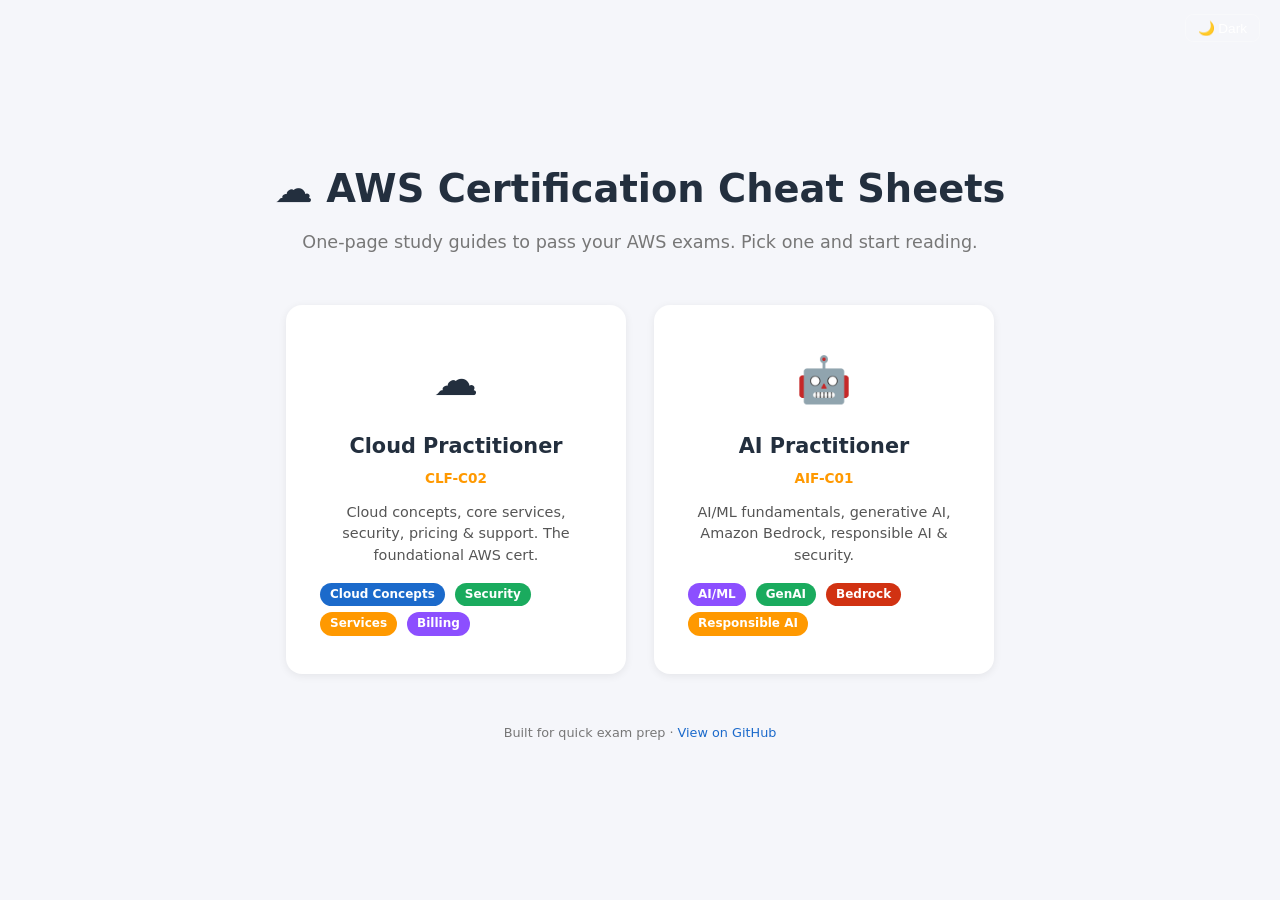
<file: index.html>
<!DOCTYPE html>
<html lang="en">
<head>
<meta charset="UTF-8">
<meta name="viewport" content="width=device-width, initial-scale=1.0">
<title>AWS Certification Cheat Sheets</title>
<link rel="stylesheet" href="shared-cheatsheet.css">
<script src="shared-cheatsheet.js" defer></script>
<style>
  .hero {
    min-height: 100vh;
    display: flex;
    flex-direction: column;
    align-items: center;
    justify-content: center;
    padding: 40px 20px;
    text-align: center;
  }
  .hero h1 {
    font-size: 2.4em;
    color: var(--text-h2);
    margin-bottom: 8px;
  }
  .hero .tagline {
    font-size: 1.1em;
    color: var(--text-muted);
    margin-bottom: 48px;
  }
  .sheet-cards {
    display: flex;
    gap: 28px;
    flex-wrap: wrap;
    justify-content: center;
    max-width: 800px;
  }
  .sheet-card {
    background: var(--bg-card);
    border-radius: 16px;
    padding: 36px 32px;
    width: 340px;
    box-shadow: var(--shadow-card);
    text-decoration: none;
    color: var(--text-primary);
    border: 2px solid transparent;
    transition: transform .2s, border-color .2s, box-shadow .2s;
  }
  .sheet-card:hover {
    transform: translateY(-4px);
    border-color: var(--accent-orange);
    box-shadow: 0 8px 24px rgba(0,0,0,.12);
  }
  .sheet-card .icon { font-size: 2.8em; margin-bottom: 12px; }
  .sheet-card .name {
    font-size: 1.3em;
    font-weight: 800;
    color: var(--text-h2);
    margin-bottom: 4px;
  }
  .sheet-card .code {
    font-size: .85em;
    color: var(--accent-orange);
    font-weight: 700;
    margin-bottom: 12px;
  }
  .sheet-card .desc {
    font-size: .9em;
    color: var(--text-secondary);
    line-height: 1.5;
  }
  .sheet-card .domains {
    margin-top: 16px;
    display: flex;
    flex-wrap: wrap;
    gap: 6px;
  }
  .footer {
    margin-top: 48px;
    font-size: .8em;
    color: var(--text-muted);
  }
  .footer a { color: var(--accent-blue); text-decoration: none; }
  .top-right {
    position: fixed;
    top: 14px;
    right: 20px;
    z-index: 10;
  }
</style>
</head>
<body>

<div class="top-right">
  <button class="theme-toggle" id="themeToggle" onclick="toggleTheme()">🌙 Dark</button>
</div>

<div class="hero">
  <h1>☁️ AWS Certification Cheat Sheets</h1>
  <p class="tagline">One-page study guides to pass your AWS exams. Pick one and start reading.</p>

  <div class="sheet-cards">
    <a href="aws-ccp-cheatsheet.html" class="sheet-card">
      <div class="icon">☁️</div>
      <div class="name">Cloud Practitioner</div>
      <div class="code">CLF-C02</div>
      <div class="desc">Cloud concepts, core services, security, pricing & support. The foundational AWS cert.</div>
      <div class="domains">
        <span class="badge blue">Cloud Concepts</span>
        <span class="badge green">Security</span>
        <span class="badge orange">Services</span>
        <span class="badge purple">Billing</span>
      </div>
    </a>

    <a href="aws-aif-cheatsheet.html" class="sheet-card">
      <div class="icon">🤖</div>
      <div class="name">AI Practitioner</div>
      <div class="code">AIF-C01</div>
      <div class="desc">AI/ML fundamentals, generative AI, Amazon Bedrock, responsible AI & security.</div>
      <div class="domains">
        <span class="badge purple">AI/ML</span>
        <span class="badge green">GenAI</span>
        <span class="badge red">Bedrock</span>
        <span class="badge orange">Responsible AI</span>
      </div>
    </a>
  </div>

  <p class="footer">Built for quick exam prep · <a href="https://github.com/savlajubin/aws-certification-cheatsheet">View on GitHub</a></p>
</div>

</body>
</html>
</file>
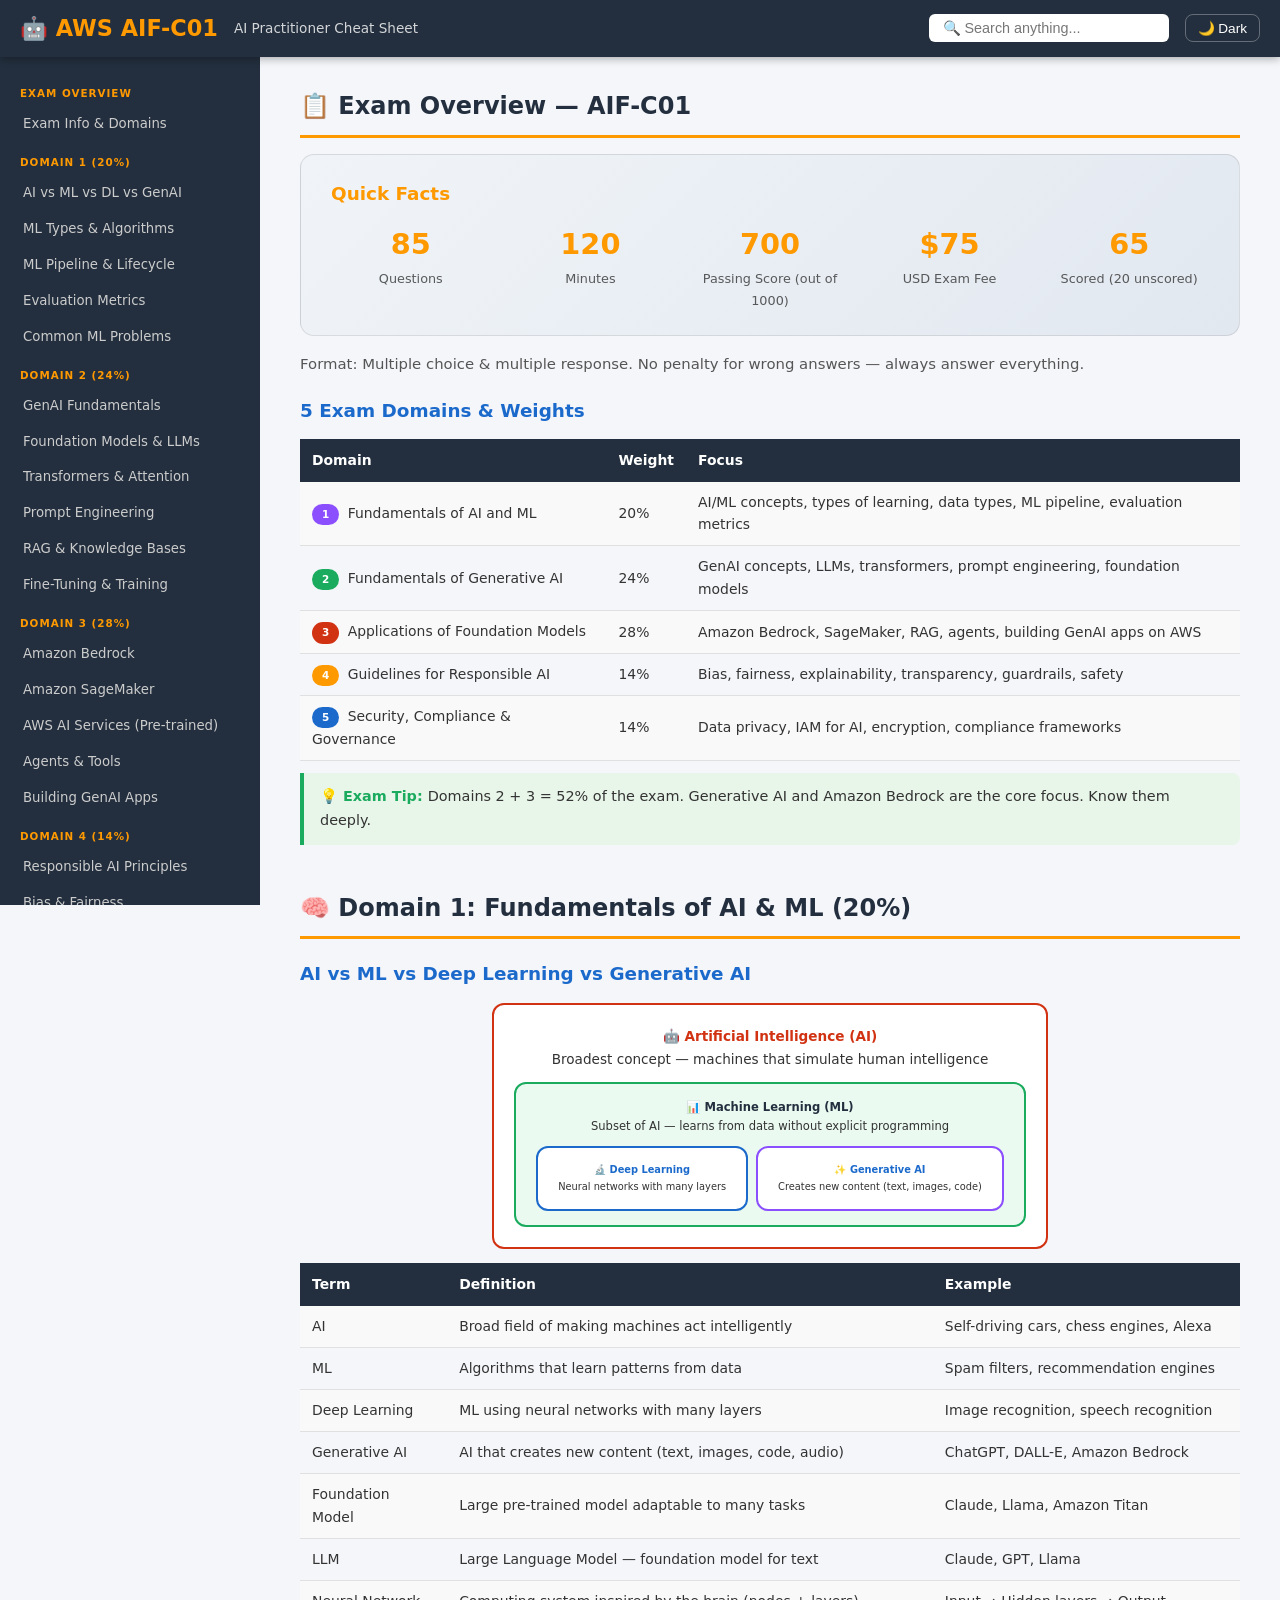
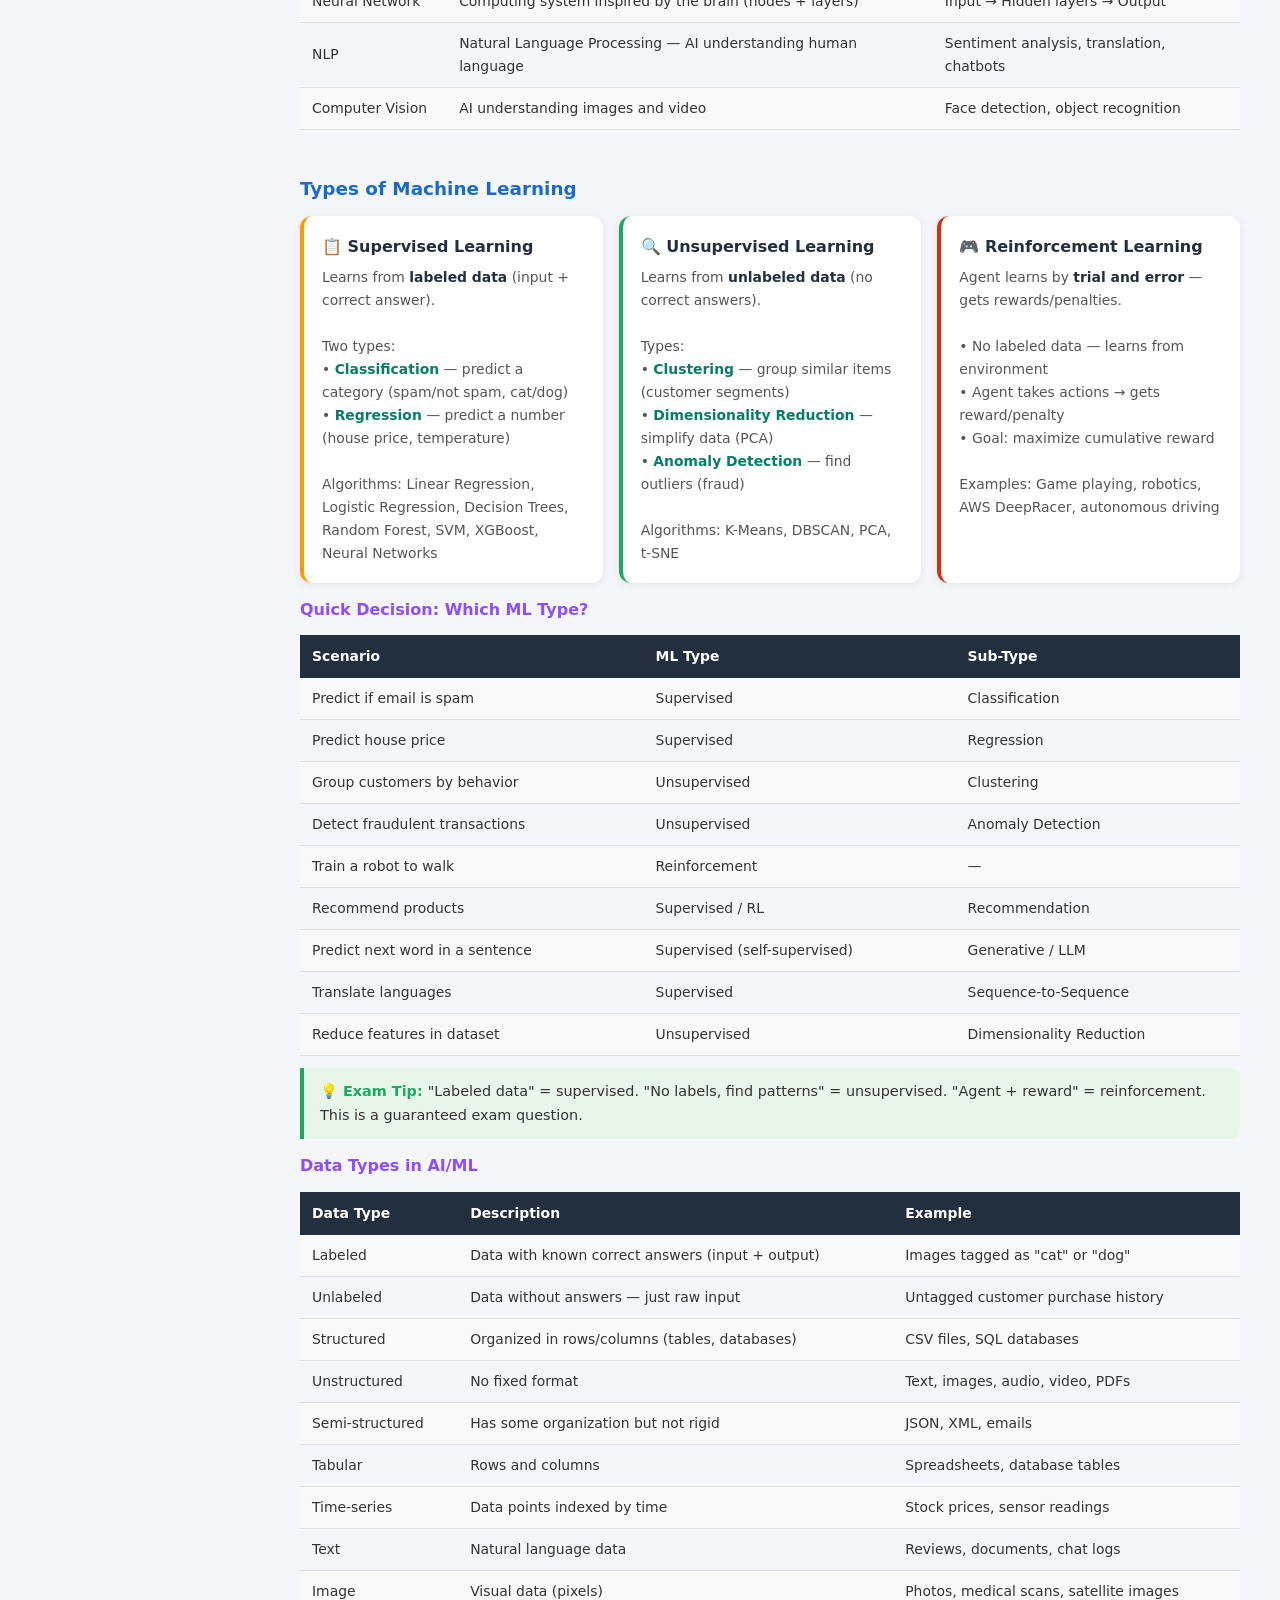
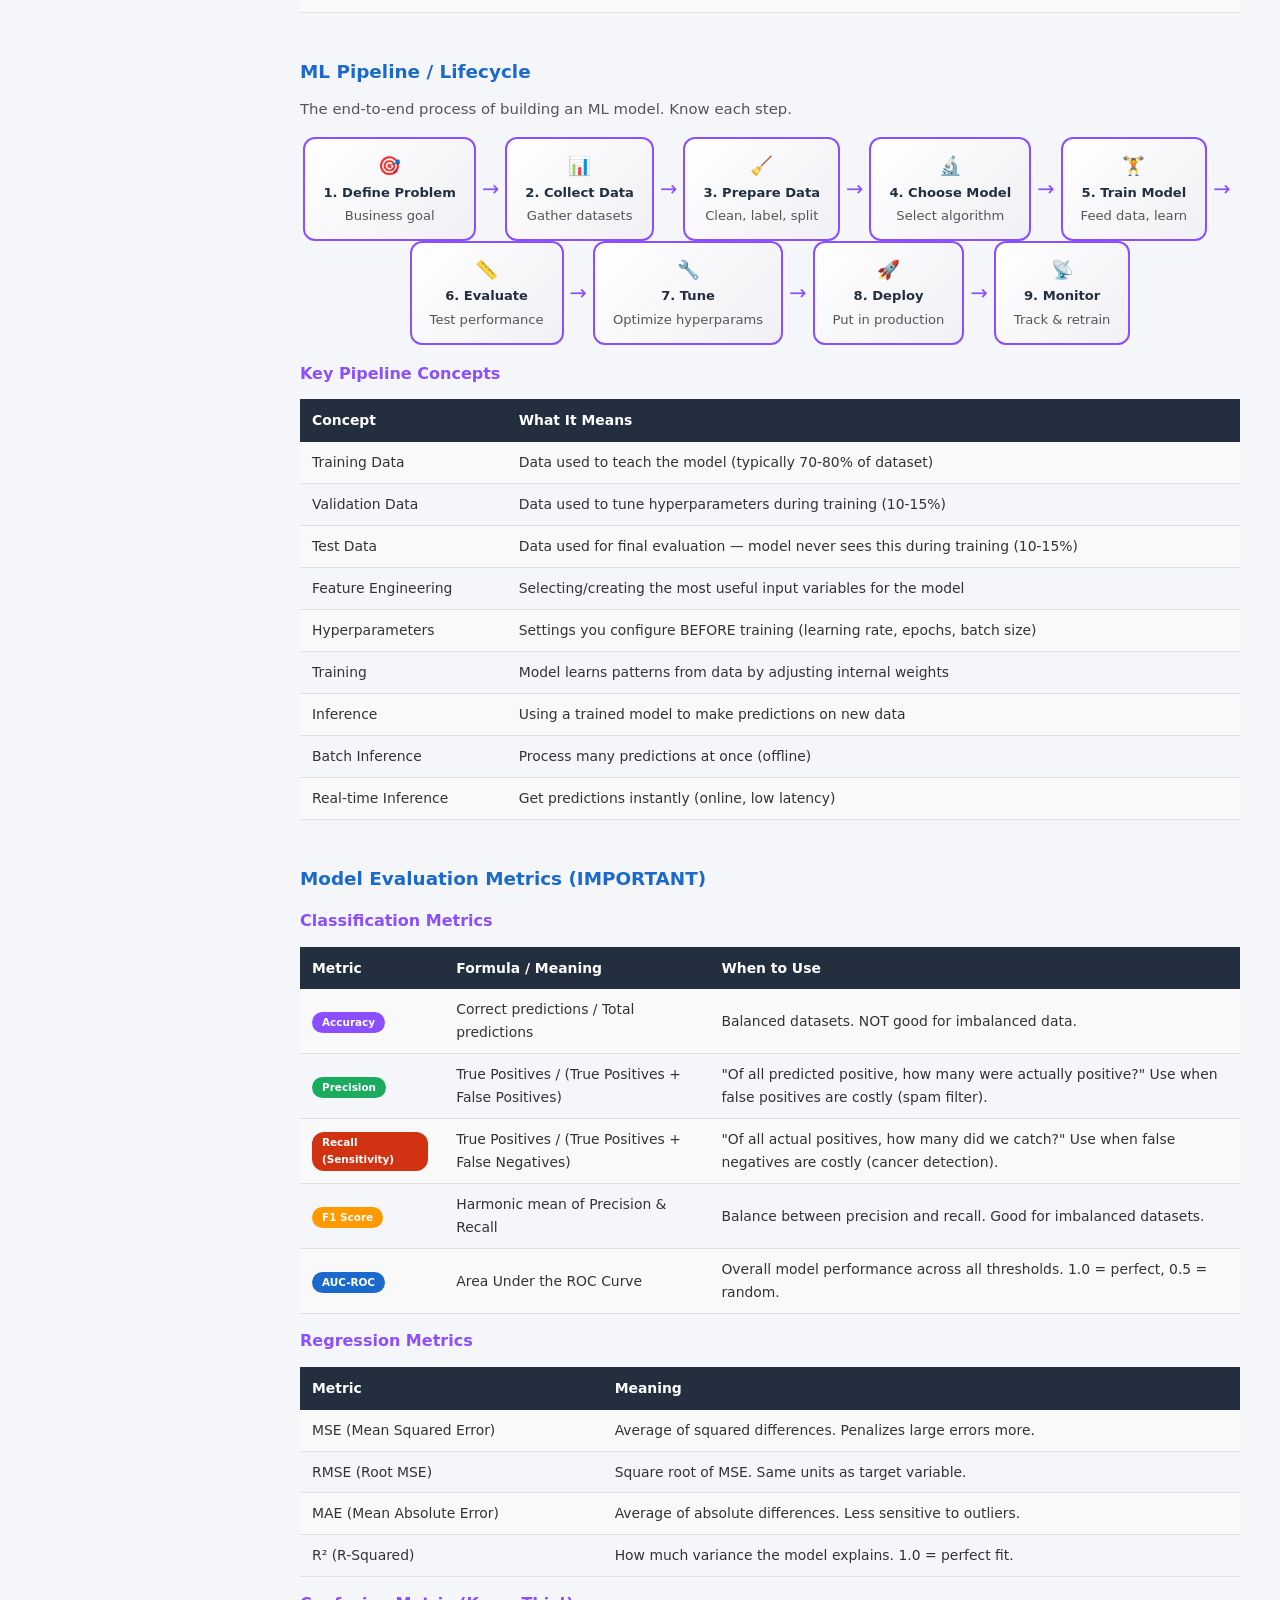
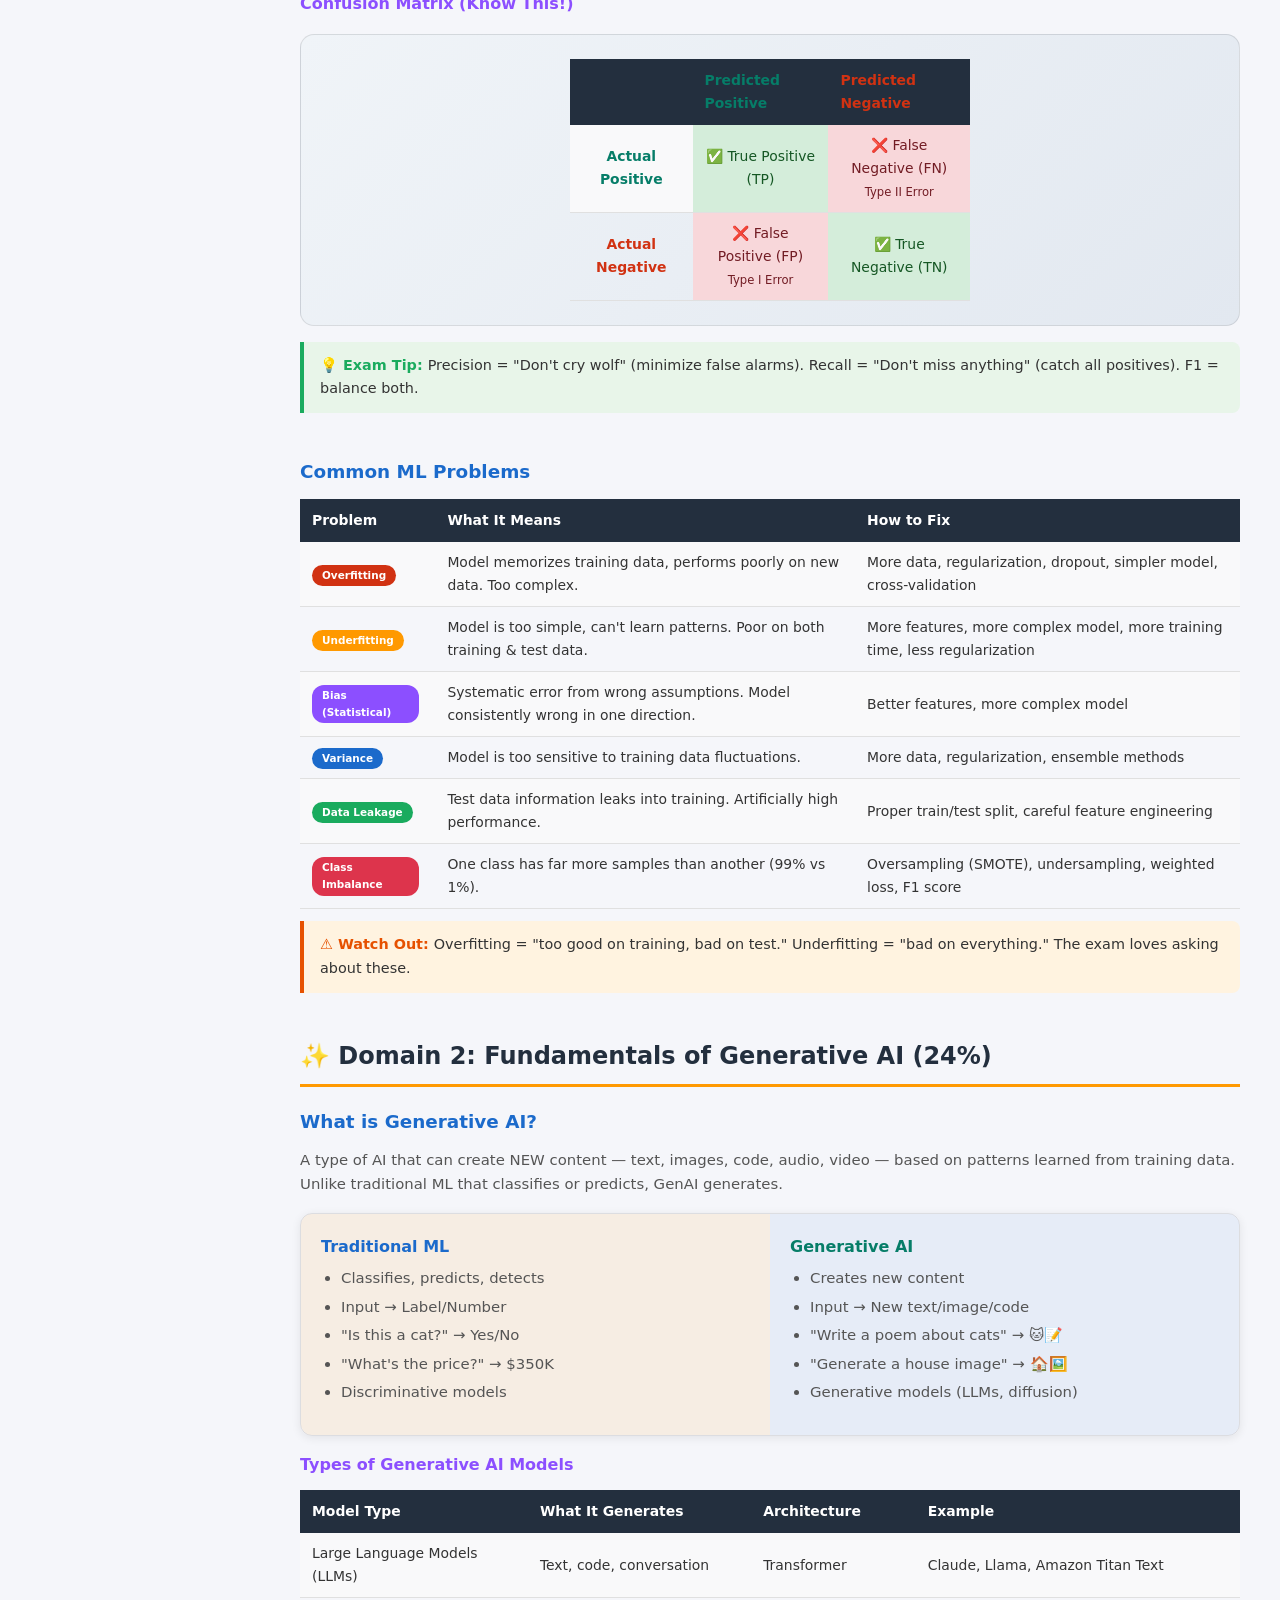
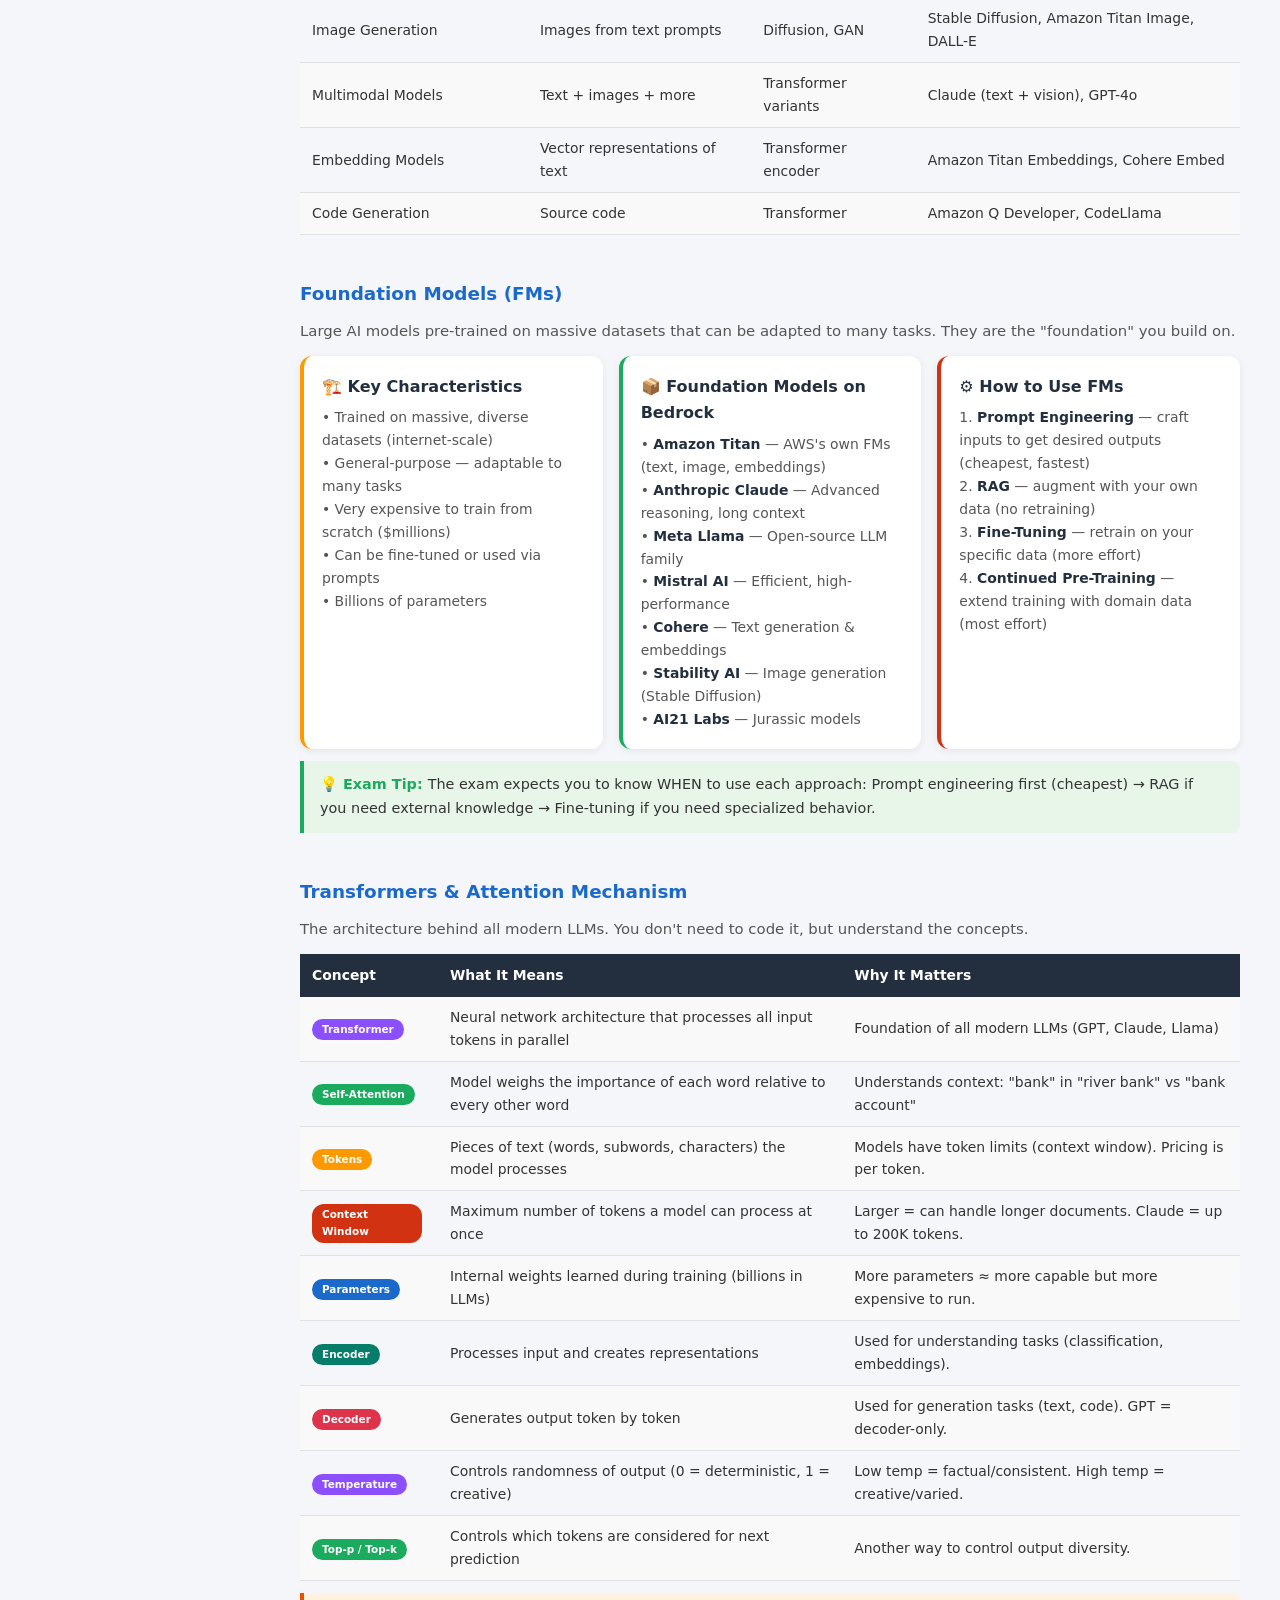
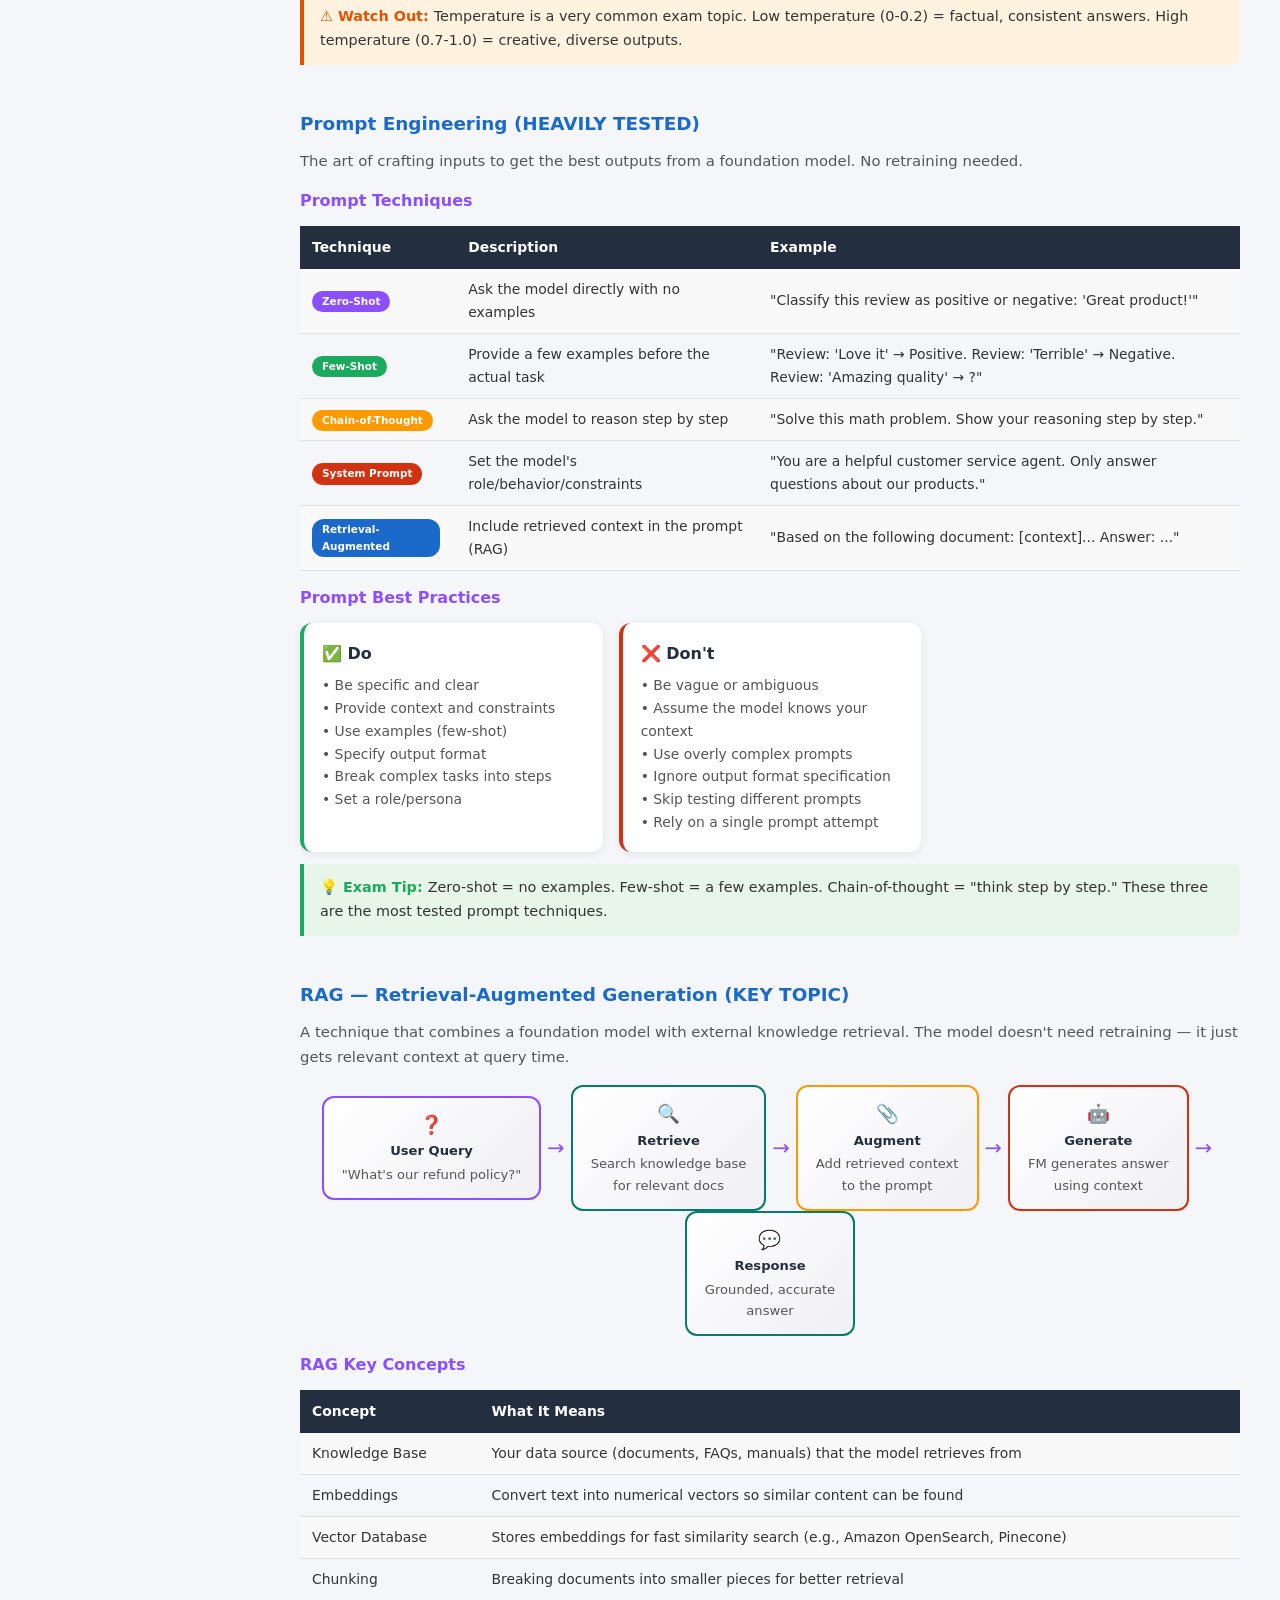
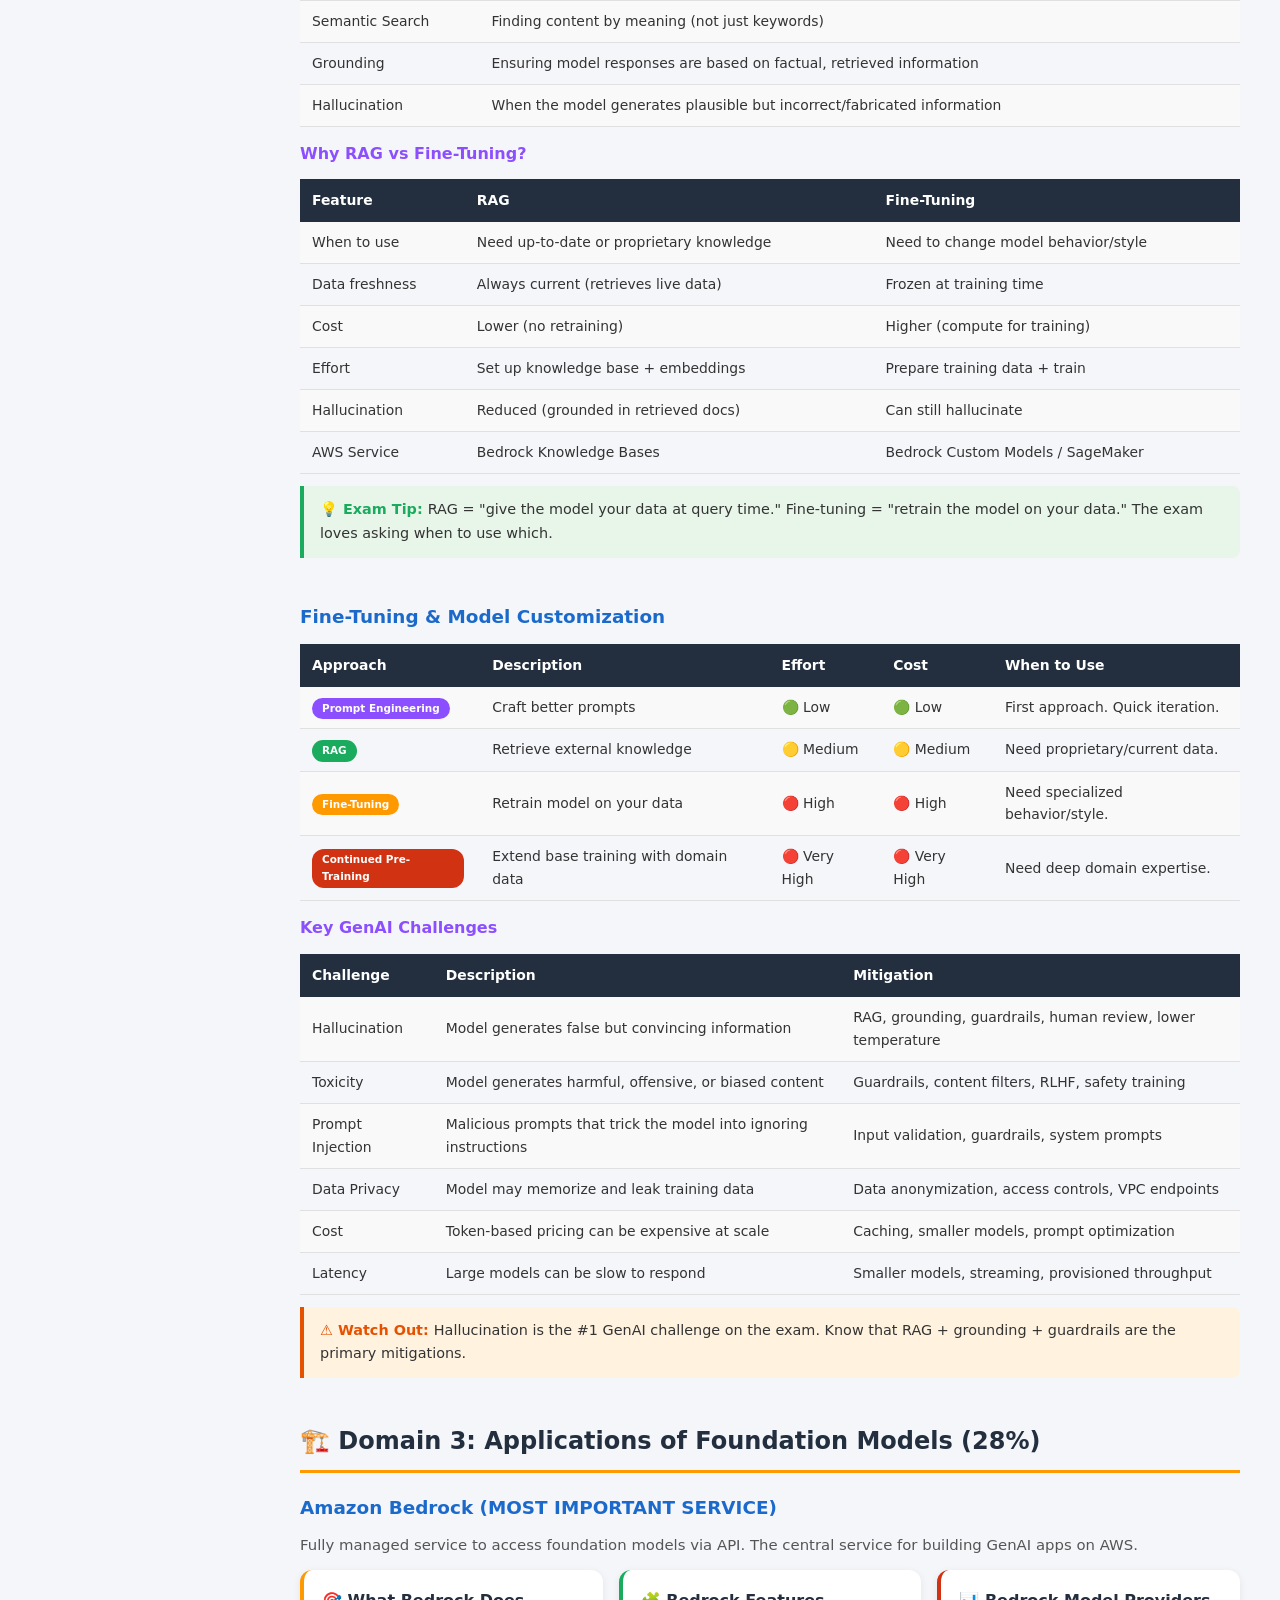
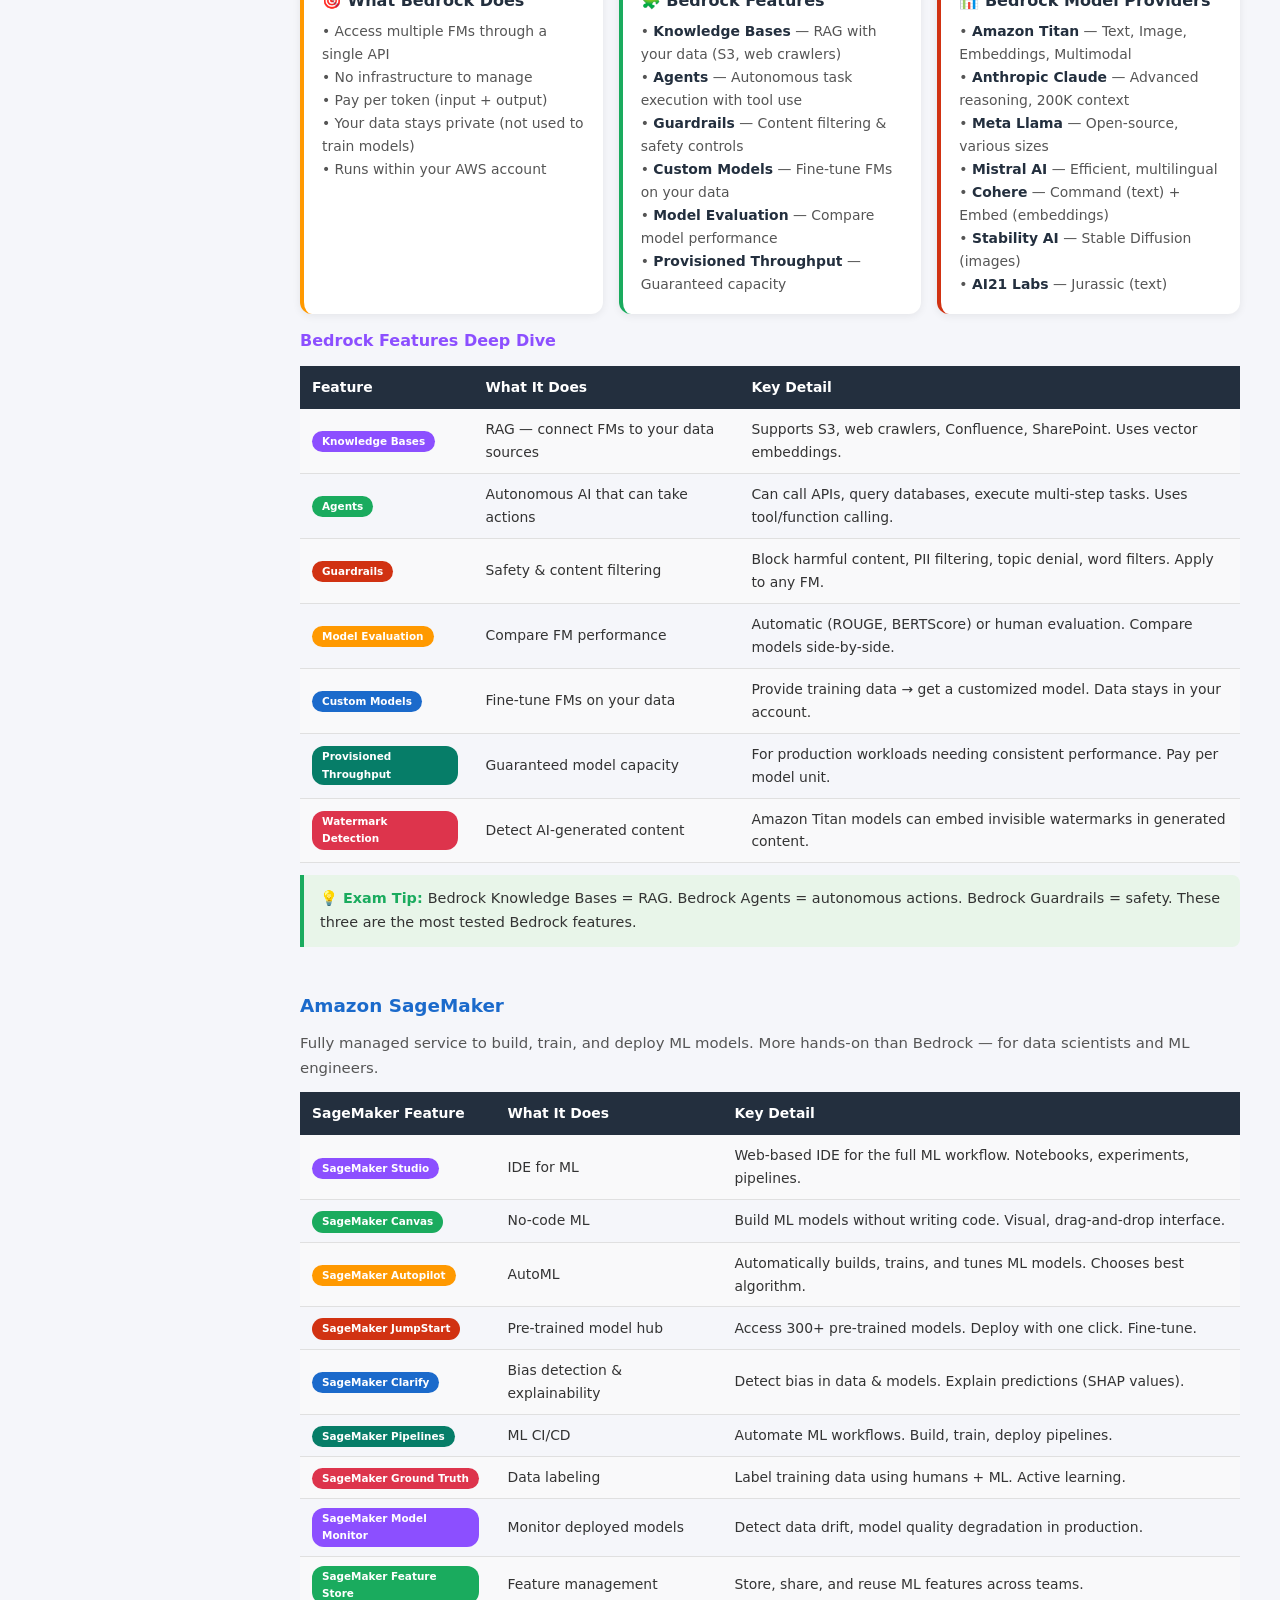
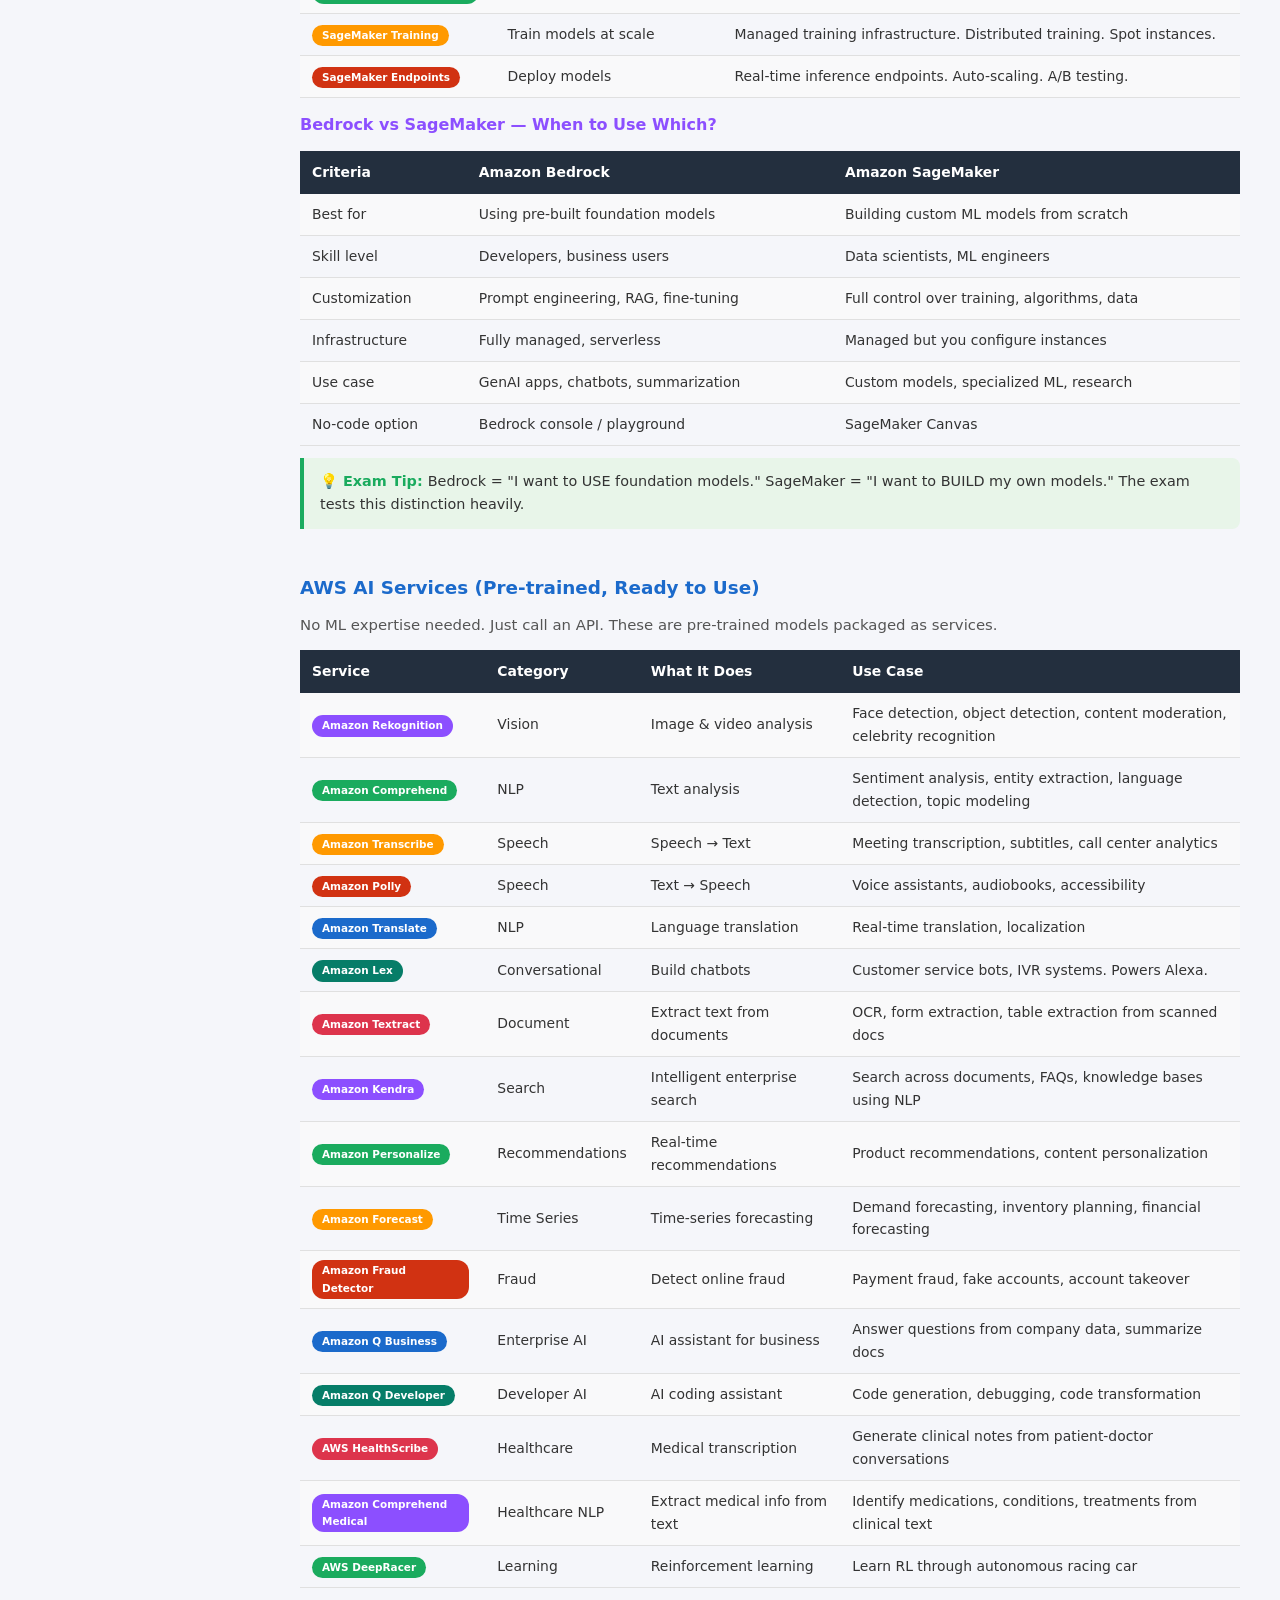
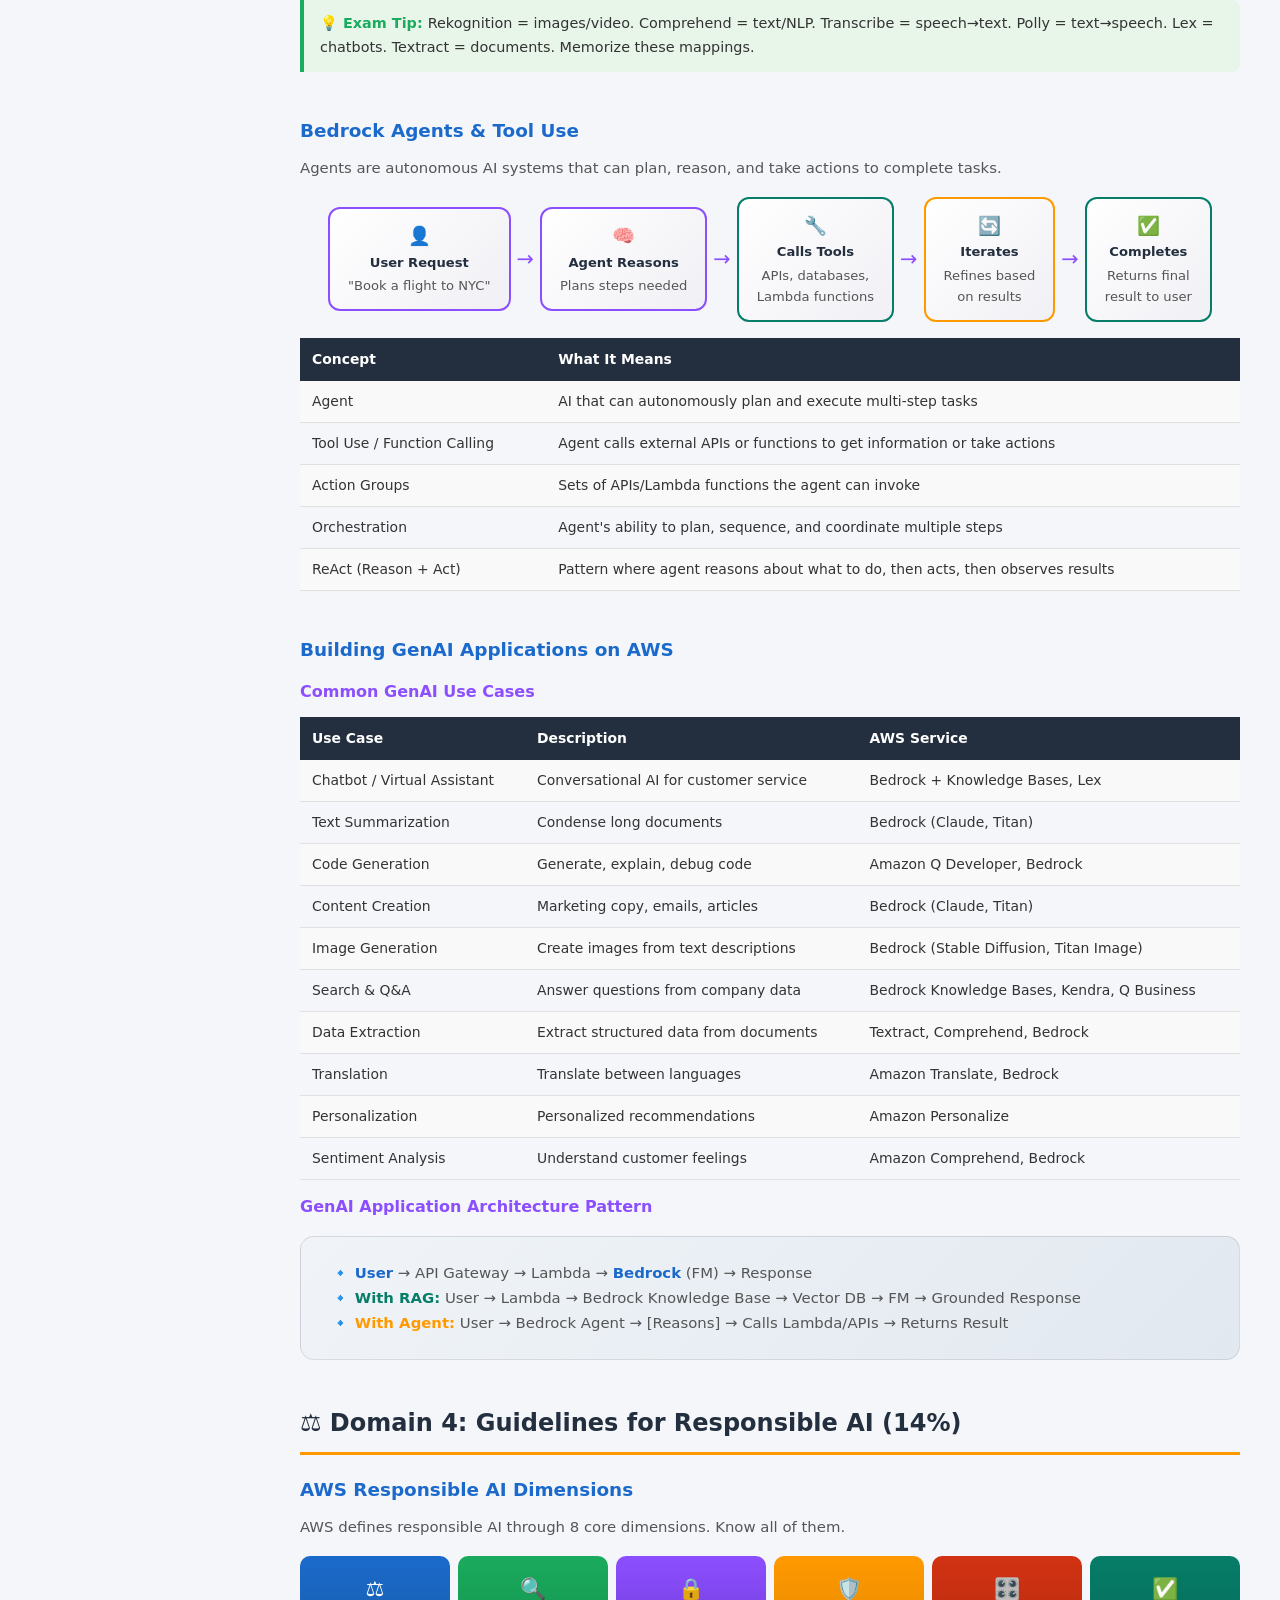
<file: aws-aif-cheatsheet.html>
<!DOCTYPE html>
<html lang="en">
<head>
<meta charset="UTF-8">
<meta name="viewport" content="width=device-width, initial-scale=1.0">
<title>AWS AIF-C01 AI Practitioner — Ultimate Cheat Sheet</title>
<link rel="stylesheet" href="shared-cheatsheet.css">
<script src="shared-cheatsheet.js" defer></script>
</head>
<body>

<div class="progress-bar" id="progressBar"></div>

<div class="topbar">
  <span class="logo">🤖 AWS AIF-C01</span>
  <span class="subtitle">AI Practitioner Cheat Sheet</span>
  <span class="spacer"></span>
  <input type="text" id="searchBox" placeholder="🔍 Search anything..." oninput="searchContent(this.value)">
  <button class="theme-toggle" id="themeToggle" onclick="toggleTheme()">🌙 Dark</button>
</div>

<div class="layout">
<nav class="sidebar">
  <div class="nav-group">Exam Overview</div>
  <a href="#exam-info">Exam Info & Domains</a>
  <div class="nav-group">Domain 1 (20%)</div>
  <a href="#ai-ml-basics">AI vs ML vs DL vs GenAI</a>
  <a href="#ml-types">ML Types & Algorithms</a>
  <a href="#ml-pipeline">ML Pipeline & Lifecycle</a>
  <a href="#ml-metrics">Evaluation Metrics</a>
  <a href="#ml-problems">Common ML Problems</a>
  <div class="nav-group">Domain 2 (24%)</div>
  <a href="#genai-fundamentals">GenAI Fundamentals</a>
  <a href="#foundation-models">Foundation Models & LLMs</a>
  <a href="#transformers">Transformers & Attention</a>
  <a href="#prompt-engineering">Prompt Engineering</a>
  <a href="#rag">RAG & Knowledge Bases</a>
  <a href="#fine-tuning">Fine-Tuning & Training</a>
  <div class="nav-group">Domain 3 (28%)</div>
  <a href="#bedrock">Amazon Bedrock</a>
  <a href="#sagemaker">Amazon SageMaker</a>
  <a href="#ai-services">AWS AI Services (Pre-trained)</a>
  <a href="#agents-tools">Agents & Tools</a>
  <a href="#genai-apps">Building GenAI Apps</a>
  <div class="nav-group">Domain 4 (14%)</div>
  <a href="#responsible-ai">Responsible AI Principles</a>
  <a href="#bias-fairness">Bias & Fairness</a>
  <a href="#explainability">Explainability & Transparency</a>
  <a href="#guardrails">Guardrails & Safety</a>
  <div class="nav-group">Domain 5 (14%)</div>
  <a href="#security">Security & Compliance</a>
  <a href="#governance">Governance & Data Privacy</a>
  <div class="nav-group">Bonus</div>
  <a href="#master-table">Master Service Table</a>
  <a href="#glossary">AI/ML Glossary</a>
  <a href="#exam-tips">Final Exam Tips</a>
</nav>

<main class="content">

<!-- ==================== EXAM INFO ==================== -->
<div class="section" id="exam-info">
  <h2>📋 Exam Overview — AIF-C01</h2>
  <div class="info-box">
    <h3>Quick Facts</h3>
    <div class="stat-row">
      <div class="stat"><div class="num">85</div><div class="label">Questions</div></div>
      <div class="stat"><div class="num">120</div><div class="label">Minutes</div></div>
      <div class="stat"><div class="num">700</div><div class="label">Passing Score (out of 1000)</div></div>
      <div class="stat"><div class="num">$75</div><div class="label">USD Exam Fee</div></div>
      <div class="stat"><div class="num">65</div><div class="label">Scored (20 unscored)</div></div>
    </div>
  </div>
  <p>Format: Multiple choice & multiple response. No penalty for wrong answers — always answer everything.</p>

  <h3>5 Exam Domains & Weights</h3>
  <table>
    <tr><th>Domain</th><th>Weight</th><th>Focus</th></tr>
    <tr><td><span class="badge purple">1</span> Fundamentals of AI and ML</td><td>20%</td><td>AI/ML concepts, types of learning, data types, ML pipeline, evaluation metrics</td></tr>
    <tr><td><span class="badge green">2</span> Fundamentals of Generative AI</td><td>24%</td><td>GenAI concepts, LLMs, transformers, prompt engineering, foundation models</td></tr>
    <tr><td><span class="badge red">3</span> Applications of Foundation Models</td><td>28%</td><td>Amazon Bedrock, SageMaker, RAG, agents, building GenAI apps on AWS</td></tr>
    <tr><td><span class="badge orange">4</span> Guidelines for Responsible AI</td><td>14%</td><td>Bias, fairness, explainability, transparency, guardrails, safety</td></tr>
    <tr><td><span class="badge blue">5</span> Security, Compliance & Governance</td><td>14%</td><td>Data privacy, IAM for AI, encryption, compliance frameworks</td></tr>
  </table>
  <div class="tip">Domains 2 + 3 = 52% of the exam. Generative AI and Amazon Bedrock are the core focus. Know them deeply.</div>
</div>

<!-- ==================== DOMAIN 1: AI/ML FUNDAMENTALS ==================== -->
<div class="section" id="ai-ml-basics">
  <h2>🧠 Domain 1: Fundamentals of AI & ML (20%)</h2>

  <h3>AI vs ML vs Deep Learning vs Generative AI</h3>
  <div class="diagram">
    <div class="box" style="border-color: var(--accent-red); min-width: 500px; padding: 20px;">
      <strong style="color: var(--accent-red);">🤖 Artificial Intelligence (AI)</strong>
      Broadest concept — machines that simulate human intelligence
      <div style="margin-top: 12px; display: flex; gap: 10px; justify-content: center; flex-wrap: wrap;">
        <div class="box green" style="min-width: 300px;">
          <strong>📊 Machine Learning (ML)</strong>
          Subset of AI — learns from data without explicit programming
          <div style="margin-top: 10px; display: flex; gap: 8px; justify-content: center; flex-wrap: wrap;">
            <div class="box" style="min-width: 180px; border-color: var(--accent-blue);">
              <strong style="color: var(--accent-blue);">🔬 Deep Learning</strong>
              Neural networks with many layers
            </div>
            <div class="box" style="min-width: 180px; border-color: var(--accent-purple);">
              <strong style="color: var(--accent-blue);">✨ Generative AI</strong>
              Creates new content (text, images, code)
            </div>
          </div>
        </div>
      </div>
    </div>
  </div>

  <table>
    <tr><th>Term</th><th>Definition</th><th>Example</th></tr>
    <tr><td>AI</td><td>Broad field of making machines act intelligently</td><td>Self-driving cars, chess engines, Alexa</td></tr>
    <tr><td>ML</td><td>Algorithms that learn patterns from data</td><td>Spam filters, recommendation engines</td></tr>
    <tr><td>Deep Learning</td><td>ML using neural networks with many layers</td><td>Image recognition, speech recognition</td></tr>
    <tr><td>Generative AI</td><td>AI that creates new content (text, images, code, audio)</td><td>ChatGPT, DALL-E, Amazon Bedrock</td></tr>
    <tr><td>Foundation Model</td><td>Large pre-trained model adaptable to many tasks</td><td>Claude, Llama, Amazon Titan</td></tr>
    <tr><td>LLM</td><td>Large Language Model — foundation model for text</td><td>Claude, GPT, Llama</td></tr>
    <tr><td>Neural Network</td><td>Computing system inspired by the brain (nodes + layers)</td><td>Input → Hidden layers → Output</td></tr>
    <tr><td>NLP</td><td>Natural Language Processing — AI understanding human language</td><td>Sentiment analysis, translation, chatbots</td></tr>
    <tr><td>Computer Vision</td><td>AI understanding images and video</td><td>Face detection, object recognition</td></tr>
  </table>
</div>

<div class="section" id="ml-types">
  <h3>Types of Machine Learning</h3>

  <div class="card-grid">
    <div class="card">
      <div class="card-title">📋 Supervised Learning</div>
      <div class="card-body">
        Learns from <strong>labeled data</strong> (input + correct answer).<br><br>
        Two types:<br>
        • <strong style="color:var(--accent-teal);">Classification</strong> — predict a category (spam/not spam, cat/dog)<br>
        • <strong style="color:var(--accent-teal);">Regression</strong> — predict a number (house price, temperature)<br><br>
        Algorithms: Linear Regression, Logistic Regression, Decision Trees, Random Forest, SVM, XGBoost, Neural Networks
      </div>
    </div>
    <div class="card green">
      <div class="card-title">🔍 Unsupervised Learning</div>
      <div class="card-body">
        Learns from <strong>unlabeled data</strong> (no correct answers).<br><br>
        Types:<br>
        • <strong style="color:var(--accent-teal);">Clustering</strong> — group similar items (customer segments)<br>
        • <strong style="color:var(--accent-teal);">Dimensionality Reduction</strong> — simplify data (PCA)<br>
        • <strong style="color:var(--accent-teal);">Anomaly Detection</strong> — find outliers (fraud)<br><br>
        Algorithms: K-Means, DBSCAN, PCA, t-SNE
      </div>
    </div>
    <div class="card red">
      <div class="card-title">🎮 Reinforcement Learning</div>
      <div class="card-body">
        Agent learns by <strong>trial and error</strong> — gets rewards/penalties.<br><br>
        • No labeled data — learns from environment<br>
        • Agent takes actions → gets reward/penalty<br>
        • Goal: maximize cumulative reward<br><br>
        Examples: Game playing, robotics, AWS DeepRacer, autonomous driving
      </div>
    </div>
  </div>

  <h4>Quick Decision: Which ML Type?</h4>
  <table>
    <tr><th>Scenario</th><th>ML Type</th><th>Sub-Type</th></tr>
    <tr><td>Predict if email is spam</td><td>Supervised</td><td>Classification</td></tr>
    <tr><td>Predict house price</td><td>Supervised</td><td>Regression</td></tr>
    <tr><td>Group customers by behavior</td><td>Unsupervised</td><td>Clustering</td></tr>
    <tr><td>Detect fraudulent transactions</td><td>Unsupervised</td><td>Anomaly Detection</td></tr>
    <tr><td>Train a robot to walk</td><td>Reinforcement</td><td>—</td></tr>
    <tr><td>Recommend products</td><td>Supervised / RL</td><td>Recommendation</td></tr>
    <tr><td>Predict next word in a sentence</td><td>Supervised (self-supervised)</td><td>Generative / LLM</td></tr>
    <tr><td>Translate languages</td><td>Supervised</td><td>Sequence-to-Sequence</td></tr>
    <tr><td>Reduce features in dataset</td><td>Unsupervised</td><td>Dimensionality Reduction</td></tr>
  </table>

  <div class="tip">"Labeled data" = supervised. "No labels, find patterns" = unsupervised. "Agent + reward" = reinforcement. This is a guaranteed exam question.</div>

  <h4>Data Types in AI/ML</h4>
  <table>
    <tr><th>Data Type</th><th>Description</th><th>Example</th></tr>
    <tr><td>Labeled</td><td>Data with known correct answers (input + output)</td><td>Images tagged as "cat" or "dog"</td></tr>
    <tr><td>Unlabeled</td><td>Data without answers — just raw input</td><td>Untagged customer purchase history</td></tr>
    <tr><td>Structured</td><td>Organized in rows/columns (tables, databases)</td><td>CSV files, SQL databases</td></tr>
    <tr><td>Unstructured</td><td>No fixed format</td><td>Text, images, audio, video, PDFs</td></tr>
    <tr><td>Semi-structured</td><td>Has some organization but not rigid</td><td>JSON, XML, emails</td></tr>
    <tr><td>Tabular</td><td>Rows and columns</td><td>Spreadsheets, database tables</td></tr>
    <tr><td>Time-series</td><td>Data points indexed by time</td><td>Stock prices, sensor readings</td></tr>
    <tr><td>Text</td><td>Natural language data</td><td>Reviews, documents, chat logs</td></tr>
    <tr><td>Image</td><td>Visual data (pixels)</td><td>Photos, medical scans, satellite images</td></tr>
  </table>
</div>

<div class="section" id="ml-pipeline">
  <h3>ML Pipeline / Lifecycle</h3>
  <p>The end-to-end process of building an ML model. Know each step.</p>

  <div class="flow">
    <div class="step"><div class="icon">🎯</div><strong>1. Define Problem</strong>Business goal</div>
    <div class="connector">→</div>
    <div class="step"><div class="icon">📊</div><strong>2. Collect Data</strong>Gather datasets</div>
    <div class="connector">→</div>
    <div class="step"><div class="icon">🧹</div><strong>3. Prepare Data</strong>Clean, label, split</div>
    <div class="connector">→</div>
    <div class="step"><div class="icon">🔬</div><strong>4. Choose Model</strong>Select algorithm</div>
    <div class="connector">→</div>
    <div class="step"><div class="icon">🏋️</div><strong>5. Train Model</strong>Feed data, learn</div>
    <div class="connector">→</div>
    <div class="step"><div class="icon">📏</div><strong>6. Evaluate</strong>Test performance</div>
    <div class="connector">→</div>
    <div class="step"><div class="icon">🔧</div><strong>7. Tune</strong>Optimize hyperparams</div>
    <div class="connector">→</div>
    <div class="step"><div class="icon">🚀</div><strong>8. Deploy</strong>Put in production</div>
    <div class="connector">→</div>
    <div class="step"><div class="icon">📡</div><strong>9. Monitor</strong>Track & retrain</div>
  </div>

  <h4>Key Pipeline Concepts</h4>
  <table>
    <tr><th>Concept</th><th>What It Means</th></tr>
    <tr><td>Training Data</td><td>Data used to teach the model (typically 70-80% of dataset)</td></tr>
    <tr><td>Validation Data</td><td>Data used to tune hyperparameters during training (10-15%)</td></tr>
    <tr><td>Test Data</td><td>Data used for final evaluation — model never sees this during training (10-15%)</td></tr>
    <tr><td>Feature Engineering</td><td>Selecting/creating the most useful input variables for the model</td></tr>
    <tr><td>Hyperparameters</td><td>Settings you configure BEFORE training (learning rate, epochs, batch size)</td></tr>
    <tr><td>Training</td><td>Model learns patterns from data by adjusting internal weights</td></tr>
    <tr><td>Inference</td><td>Using a trained model to make predictions on new data</td></tr>
    <tr><td>Batch Inference</td><td>Process many predictions at once (offline)</td></tr>
    <tr><td>Real-time Inference</td><td>Get predictions instantly (online, low latency)</td></tr>
  </table>
</div>

<div class="section" id="ml-metrics">
  <h3>Model Evaluation Metrics (IMPORTANT)</h3>

  <h4>Classification Metrics</h4>
  <table>
    <tr><th>Metric</th><th>Formula / Meaning</th><th>When to Use</th></tr>
    <tr><td><span class="badge purple">Accuracy</span></td><td>Correct predictions / Total predictions</td><td>Balanced datasets. NOT good for imbalanced data.</td></tr>
    <tr><td><span class="badge green">Precision</span></td><td>True Positives / (True Positives + False Positives)</td><td>"Of all predicted positive, how many were actually positive?" Use when false positives are costly (spam filter).</td></tr>
    <tr><td><span class="badge red">Recall (Sensitivity)</span></td><td>True Positives / (True Positives + False Negatives)</td><td>"Of all actual positives, how many did we catch?" Use when false negatives are costly (cancer detection).</td></tr>
    <tr><td><span class="badge orange">F1 Score</span></td><td>Harmonic mean of Precision & Recall</td><td>Balance between precision and recall. Good for imbalanced datasets.</td></tr>
    <tr><td><span class="badge blue">AUC-ROC</span></td><td>Area Under the ROC Curve</td><td>Overall model performance across all thresholds. 1.0 = perfect, 0.5 = random.</td></tr>
  </table>

  <h4>Regression Metrics</h4>
  <table>
    <tr><th>Metric</th><th>Meaning</th></tr>
    <tr><td>MSE (Mean Squared Error)</td><td>Average of squared differences. Penalizes large errors more.</td></tr>
    <tr><td>RMSE (Root MSE)</td><td>Square root of MSE. Same units as target variable.</td></tr>
    <tr><td>MAE (Mean Absolute Error)</td><td>Average of absolute differences. Less sensitive to outliers.</td></tr>
    <tr><td>R² (R-Squared)</td><td>How much variance the model explains. 1.0 = perfect fit.</td></tr>
  </table>

  <h4>Confusion Matrix (Know This!)</h4>
  <div class="info-box" style="text-align: center;">
    <table style="max-width: 400px; margin: 0 auto;">
      <tr><th></th><th style="color: var(--accent-teal);">Predicted Positive</th><th style="color: var(--accent-red);">Predicted Negative</th></tr>
      <tr><td style="font-weight:700; color: var(--accent-teal);">Actual Positive</td><td class="cm-tp">✅ True Positive (TP)</td><td class="cm-fn">❌ False Negative (FN)<br><small>Type II Error</small></td></tr>
      <tr><td style="font-weight:700; color: var(--accent-red);">Actual Negative</td><td class="cm-fp">❌ False Positive (FP)<br><small>Type I Error</small></td><td class="cm-tn">✅ True Negative (TN)</td></tr>
    </table>
  </div>

  <div class="tip">Precision = "Don't cry wolf" (minimize false alarms). Recall = "Don't miss anything" (catch all positives). F1 = balance both.</div>
</div>

<div class="section" id="ml-problems">
  <h3>Common ML Problems</h3>
  <table>
    <tr><th>Problem</th><th>What It Means</th><th>How to Fix</th></tr>
    <tr><td><span class="badge red">Overfitting</span></td><td>Model memorizes training data, performs poorly on new data. Too complex.</td><td>More data, regularization, dropout, simpler model, cross-validation</td></tr>
    <tr><td><span class="badge orange">Underfitting</span></td><td>Model is too simple, can't learn patterns. Poor on both training & test data.</td><td>More features, more complex model, more training time, less regularization</td></tr>
    <tr><td><span class="badge purple">Bias (Statistical)</span></td><td>Systematic error from wrong assumptions. Model consistently wrong in one direction.</td><td>Better features, more complex model</td></tr>
    <tr><td><span class="badge blue">Variance</span></td><td>Model is too sensitive to training data fluctuations.</td><td>More data, regularization, ensemble methods</td></tr>
    <tr><td><span class="badge green">Data Leakage</span></td><td>Test data information leaks into training. Artificially high performance.</td><td>Proper train/test split, careful feature engineering</td></tr>
    <tr><td><span class="badge pink">Class Imbalance</span></td><td>One class has far more samples than another (99% vs 1%).</td><td>Oversampling (SMOTE), undersampling, weighted loss, F1 score</td></tr>
  </table>

  <div class="warn">Overfitting = "too good on training, bad on test." Underfitting = "bad on everything." The exam loves asking about these.</div>
</div>

<!-- ==================== DOMAIN 2: GENERATIVE AI ==================== -->
<div class="section" id="genai-fundamentals">
  <h2>✨ Domain 2: Fundamentals of Generative AI (24%)</h2>

  <h3>What is Generative AI?</h3>
  <p>A type of AI that can create NEW content — text, images, code, audio, video — based on patterns learned from training data. Unlike traditional ML that classifies or predicts, GenAI generates.</p>

  <div class="split-diagram">
    <div class="half left">
      <h4 style="color: var(--accent-blue);">Traditional ML</h4>
      <ul>
        <li>Classifies, predicts, detects</li>
        <li>Input → Label/Number</li>
        <li>"Is this a cat?" → Yes/No</li>
        <li>"What's the price?" → $350K</li>
        <li>Discriminative models</li>
      </ul>
    </div>
    <div class="half right">
      <h4 style="color: var(--accent-teal);">Generative AI</h4>
      <ul>
        <li>Creates new content</li>
        <li>Input → New text/image/code</li>
        <li>"Write a poem about cats" → 🐱📝</li>
        <li>"Generate a house image" → 🏠🖼️</li>
        <li>Generative models (LLMs, diffusion)</li>
      </ul>
    </div>
  </div>

  <h4>Types of Generative AI Models</h4>
  <table>
    <tr><th>Model Type</th><th>What It Generates</th><th>Architecture</th><th>Example</th></tr>
    <tr><td>Large Language Models (LLMs)</td><td>Text, code, conversation</td><td>Transformer</td><td>Claude, Llama, Amazon Titan Text</td></tr>
    <tr><td>Image Generation</td><td>Images from text prompts</td><td>Diffusion, GAN</td><td>Stable Diffusion, Amazon Titan Image, DALL-E</td></tr>
    <tr><td>Multimodal Models</td><td>Text + images + more</td><td>Transformer variants</td><td>Claude (text + vision), GPT-4o</td></tr>
    <tr><td>Embedding Models</td><td>Vector representations of text</td><td>Transformer encoder</td><td>Amazon Titan Embeddings, Cohere Embed</td></tr>
    <tr><td>Code Generation</td><td>Source code</td><td>Transformer</td><td>Amazon Q Developer, CodeLlama</td></tr>
  </table>
</div>

<div class="section" id="foundation-models">
  <h3>Foundation Models (FMs)</h3>
  <p>Large AI models pre-trained on massive datasets that can be adapted to many tasks. They are the "foundation" you build on.</p>

  <div class="card-grid">
    <div class="card">
      <div class="card-title">🏗️ Key Characteristics</div>
      <div class="card-body">
        • Trained on massive, diverse datasets (internet-scale)<br>
        • General-purpose — adaptable to many tasks<br>
        • Very expensive to train from scratch ($millions)<br>
        • Can be fine-tuned or used via prompts<br>
        • Billions of parameters
      </div>
    </div>
    <div class="card green">
      <div class="card-title">📦 Foundation Models on Bedrock</div>
      <div class="card-body">
        • <strong>Amazon Titan</strong> — AWS's own FMs (text, image, embeddings)<br>
        • <strong>Anthropic Claude</strong> — Advanced reasoning, long context<br>
        • <strong>Meta Llama</strong> — Open-source LLM family<br>
        • <strong>Mistral AI</strong> — Efficient, high-performance<br>
        • <strong>Cohere</strong> — Text generation & embeddings<br>
        • <strong>Stability AI</strong> — Image generation (Stable Diffusion)<br>
        • <strong>AI21 Labs</strong> — Jurassic models
      </div>
    </div>
    <div class="card red">
      <div class="card-title">⚙️ How to Use FMs</div>
      <div class="card-body">
        1. <strong>Prompt Engineering</strong> — craft inputs to get desired outputs (cheapest, fastest)<br>
        2. <strong>RAG</strong> — augment with your own data (no retraining)<br>
        3. <strong>Fine-Tuning</strong> — retrain on your specific data (more effort)<br>
        4. <strong>Continued Pre-Training</strong> — extend training with domain data (most effort)
      </div>
    </div>
  </div>

  <div class="tip">The exam expects you to know WHEN to use each approach: Prompt engineering first (cheapest) → RAG if you need external knowledge → Fine-tuning if you need specialized behavior.</div>
</div>

<div class="section" id="transformers">
  <h3>Transformers & Attention Mechanism</h3>
  <p>The architecture behind all modern LLMs. You don't need to code it, but understand the concepts.</p>

  <table>
    <tr><th>Concept</th><th>What It Means</th><th>Why It Matters</th></tr>
    <tr><td><span class="badge purple">Transformer</span></td><td>Neural network architecture that processes all input tokens in parallel</td><td>Foundation of all modern LLMs (GPT, Claude, Llama)</td></tr>
    <tr><td><span class="badge green">Self-Attention</span></td><td>Model weighs the importance of each word relative to every other word</td><td>Understands context: "bank" in "river bank" vs "bank account"</td></tr>
    <tr><td><span class="badge orange">Tokens</span></td><td>Pieces of text (words, subwords, characters) the model processes</td><td>Models have token limits (context window). Pricing is per token.</td></tr>
    <tr><td><span class="badge red">Context Window</span></td><td>Maximum number of tokens a model can process at once</td><td>Larger = can handle longer documents. Claude = up to 200K tokens.</td></tr>
    <tr><td><span class="badge blue">Parameters</span></td><td>Internal weights learned during training (billions in LLMs)</td><td>More parameters ≈ more capable but more expensive to run.</td></tr>
    <tr><td><span class="badge teal">Encoder</span></td><td>Processes input and creates representations</td><td>Used for understanding tasks (classification, embeddings).</td></tr>
    <tr><td><span class="badge pink">Decoder</span></td><td>Generates output token by token</td><td>Used for generation tasks (text, code). GPT = decoder-only.</td></tr>
    <tr><td><span class="badge purple">Temperature</span></td><td>Controls randomness of output (0 = deterministic, 1 = creative)</td><td>Low temp = factual/consistent. High temp = creative/varied.</td></tr>
    <tr><td><span class="badge green">Top-p / Top-k</span></td><td>Controls which tokens are considered for next prediction</td><td>Another way to control output diversity.</td></tr>
  </table>

  <div class="warn">Temperature is a very common exam topic. Low temperature (0-0.2) = factual, consistent answers. High temperature (0.7-1.0) = creative, diverse outputs.</div>
</div>

<div class="section" id="prompt-engineering">
  <h3>Prompt Engineering (HEAVILY TESTED)</h3>
  <p>The art of crafting inputs to get the best outputs from a foundation model. No retraining needed.</p>

  <h4>Prompt Techniques</h4>
  <table>
    <tr><th>Technique</th><th>Description</th><th>Example</th></tr>
    <tr><td><span class="badge purple">Zero-Shot</span></td><td>Ask the model directly with no examples</td><td>"Classify this review as positive or negative: 'Great product!'"</td></tr>
    <tr><td><span class="badge green">Few-Shot</span></td><td>Provide a few examples before the actual task</td><td>"Review: 'Love it' → Positive. Review: 'Terrible' → Negative. Review: 'Amazing quality' → ?"</td></tr>
    <tr><td><span class="badge orange">Chain-of-Thought</span></td><td>Ask the model to reason step by step</td><td>"Solve this math problem. Show your reasoning step by step."</td></tr>
    <tr><td><span class="badge red">System Prompt</span></td><td>Set the model's role/behavior/constraints</td><td>"You are a helpful customer service agent. Only answer questions about our products."</td></tr>
    <tr><td><span class="badge blue">Retrieval-Augmented</span></td><td>Include retrieved context in the prompt (RAG)</td><td>"Based on the following document: [context]... Answer: ..."</td></tr>
  </table>

  <h4>Prompt Best Practices</h4>
  <div class="card-grid">
    <div class="card green">
      <div class="card-title">✅ Do</div>
      <div class="card-body">
        • Be specific and clear<br>
        • Provide context and constraints<br>
        • Use examples (few-shot)<br>
        • Specify output format<br>
        • Break complex tasks into steps<br>
        • Set a role/persona
      </div>
    </div>
    <div class="card red">
      <div class="card-title">❌ Don't</div>
      <div class="card-body">
        • Be vague or ambiguous<br>
        • Assume the model knows your context<br>
        • Use overly complex prompts<br>
        • Ignore output format specification<br>
        • Skip testing different prompts<br>
        • Rely on a single prompt attempt
      </div>
    </div>
  </div>

  <div class="tip">Zero-shot = no examples. Few-shot = a few examples. Chain-of-thought = "think step by step." These three are the most tested prompt techniques.</div>
</div>

<div class="section" id="rag">
  <h3>RAG — Retrieval-Augmented Generation (KEY TOPIC)</h3>
  <p>A technique that combines a foundation model with external knowledge retrieval. The model doesn't need retraining — it just gets relevant context at query time.</p>

  <div class="flow">
    <div class="step"><div class="icon">❓</div><strong>User Query</strong>"What's our refund policy?"</div>
    <div class="connector">→</div>
    <div class="step" style="border-color: var(--accent-teal);"><div class="icon">🔍</div><strong>Retrieve</strong>Search knowledge base<br>for relevant docs</div>
    <div class="connector">→</div>
    <div class="step" style="border-color: var(--accent-orange);"><div class="icon">📎</div><strong>Augment</strong>Add retrieved context<br>to the prompt</div>
    <div class="connector">→</div>
    <div class="step" style="border-color: var(--accent-red);"><div class="icon">🤖</div><strong>Generate</strong>FM generates answer<br>using context</div>
    <div class="connector">→</div>
    <div class="step" style="border-color: var(--accent-teal);"><div class="icon">💬</div><strong>Response</strong>Grounded, accurate<br>answer</div>
  </div>

  <h4>RAG Key Concepts</h4>
  <table>
    <tr><th>Concept</th><th>What It Means</th></tr>
    <tr><td>Knowledge Base</td><td>Your data source (documents, FAQs, manuals) that the model retrieves from</td></tr>
    <tr><td>Embeddings</td><td>Convert text into numerical vectors so similar content can be found</td></tr>
    <tr><td>Vector Database</td><td>Stores embeddings for fast similarity search (e.g., Amazon OpenSearch, Pinecone)</td></tr>
    <tr><td>Chunking</td><td>Breaking documents into smaller pieces for better retrieval</td></tr>
    <tr><td>Semantic Search</td><td>Finding content by meaning (not just keywords)</td></tr>
    <tr><td>Grounding</td><td>Ensuring model responses are based on factual, retrieved information</td></tr>
    <tr><td>Hallucination</td><td>When the model generates plausible but incorrect/fabricated information</td></tr>
  </table>

  <h4>Why RAG vs Fine-Tuning?</h4>
  <table>
    <tr><th>Feature</th><th>RAG</th><th>Fine-Tuning</th></tr>
    <tr><td>When to use</td><td>Need up-to-date or proprietary knowledge</td><td>Need to change model behavior/style</td></tr>
    <tr><td>Data freshness</td><td>Always current (retrieves live data)</td><td>Frozen at training time</td></tr>
    <tr><td>Cost</td><td>Lower (no retraining)</td><td>Higher (compute for training)</td></tr>
    <tr><td>Effort</td><td>Set up knowledge base + embeddings</td><td>Prepare training data + train</td></tr>
    <tr><td>Hallucination</td><td>Reduced (grounded in retrieved docs)</td><td>Can still hallucinate</td></tr>
    <tr><td>AWS Service</td><td>Bedrock Knowledge Bases</td><td>Bedrock Custom Models / SageMaker</td></tr>
  </table>

  <div class="tip">RAG = "give the model your data at query time." Fine-tuning = "retrain the model on your data." The exam loves asking when to use which.</div>
</div>

<div class="section" id="fine-tuning">
  <h3>Fine-Tuning & Model Customization</h3>

  <table>
    <tr><th>Approach</th><th>Description</th><th>Effort</th><th>Cost</th><th>When to Use</th></tr>
    <tr><td><span class="badge purple">Prompt Engineering</span></td><td>Craft better prompts</td><td>🟢 Low</td><td>🟢 Low</td><td>First approach. Quick iteration.</td></tr>
    <tr><td><span class="badge green">RAG</span></td><td>Retrieve external knowledge</td><td>🟡 Medium</td><td>🟡 Medium</td><td>Need proprietary/current data.</td></tr>
    <tr><td><span class="badge orange">Fine-Tuning</span></td><td>Retrain model on your data</td><td>🔴 High</td><td>🔴 High</td><td>Need specialized behavior/style.</td></tr>
    <tr><td><span class="badge red">Continued Pre-Training</span></td><td>Extend base training with domain data</td><td>🔴 Very High</td><td>🔴 Very High</td><td>Need deep domain expertise.</td></tr>
  </table>

  <h4>Key GenAI Challenges</h4>
  <table>
    <tr><th>Challenge</th><th>Description</th><th>Mitigation</th></tr>
    <tr><td>Hallucination</td><td>Model generates false but convincing information</td><td>RAG, grounding, guardrails, human review, lower temperature</td></tr>
    <tr><td>Toxicity</td><td>Model generates harmful, offensive, or biased content</td><td>Guardrails, content filters, RLHF, safety training</td></tr>
    <tr><td>Prompt Injection</td><td>Malicious prompts that trick the model into ignoring instructions</td><td>Input validation, guardrails, system prompts</td></tr>
    <tr><td>Data Privacy</td><td>Model may memorize and leak training data</td><td>Data anonymization, access controls, VPC endpoints</td></tr>
    <tr><td>Cost</td><td>Token-based pricing can be expensive at scale</td><td>Caching, smaller models, prompt optimization</td></tr>
    <tr><td>Latency</td><td>Large models can be slow to respond</td><td>Smaller models, streaming, provisioned throughput</td></tr>
  </table>

  <div class="warn">Hallucination is the #1 GenAI challenge on the exam. Know that RAG + grounding + guardrails are the primary mitigations.</div>
</div>

<!-- ==================== DOMAIN 3: APPLICATIONS ==================== -->
<div class="section" id="bedrock">
  <h2>🏗️ Domain 3: Applications of Foundation Models (28%)</h2>

  <h3>Amazon Bedrock (MOST IMPORTANT SERVICE)</h3>
  <p>Fully managed service to access foundation models via API. The central service for building GenAI apps on AWS.</p>

  <div class="card-grid">
    <div class="card">
      <div class="card-title">🎯 What Bedrock Does</div>
      <div class="card-body">
        • Access multiple FMs through a single API<br>
        • No infrastructure to manage<br>
        • Pay per token (input + output)<br>
        • Your data stays private (not used to train models)<br>
        • Runs within your AWS account
      </div>
    </div>
    <div class="card green">
      <div class="card-title">🧩 Bedrock Features</div>
      <div class="card-body">
        • <strong>Knowledge Bases</strong> — RAG with your data (S3, web crawlers)<br>
        • <strong>Agents</strong> — Autonomous task execution with tool use<br>
        • <strong>Guardrails</strong> — Content filtering & safety controls<br>
        • <strong>Custom Models</strong> — Fine-tune FMs on your data<br>
        • <strong>Model Evaluation</strong> — Compare model performance<br>
        • <strong>Provisioned Throughput</strong> — Guaranteed capacity
      </div>
    </div>
    <div class="card red">
      <div class="card-title">📊 Bedrock Model Providers</div>
      <div class="card-body">
        • <strong>Amazon Titan</strong> — Text, Image, Embeddings, Multimodal<br>
        • <strong>Anthropic Claude</strong> — Advanced reasoning, 200K context<br>
        • <strong>Meta Llama</strong> — Open-source, various sizes<br>
        • <strong>Mistral AI</strong> — Efficient, multilingual<br>
        • <strong>Cohere</strong> — Command (text) + Embed (embeddings)<br>
        • <strong>Stability AI</strong> — Stable Diffusion (images)<br>
        • <strong>AI21 Labs</strong> — Jurassic (text)
      </div>
    </div>
  </div>

  <h4>Bedrock Features Deep Dive</h4>
  <table>
    <tr><th>Feature</th><th>What It Does</th><th>Key Detail</th></tr>
    <tr><td><span class="badge purple">Knowledge Bases</span></td><td>RAG — connect FMs to your data sources</td><td>Supports S3, web crawlers, Confluence, SharePoint. Uses vector embeddings.</td></tr>
    <tr><td><span class="badge green">Agents</span></td><td>Autonomous AI that can take actions</td><td>Can call APIs, query databases, execute multi-step tasks. Uses tool/function calling.</td></tr>
    <tr><td><span class="badge red">Guardrails</span></td><td>Safety & content filtering</td><td>Block harmful content, PII filtering, topic denial, word filters. Apply to any FM.</td></tr>
    <tr><td><span class="badge orange">Model Evaluation</span></td><td>Compare FM performance</td><td>Automatic (ROUGE, BERTScore) or human evaluation. Compare models side-by-side.</td></tr>
    <tr><td><span class="badge blue">Custom Models</span></td><td>Fine-tune FMs on your data</td><td>Provide training data → get a customized model. Data stays in your account.</td></tr>
    <tr><td><span class="badge teal">Provisioned Throughput</span></td><td>Guaranteed model capacity</td><td>For production workloads needing consistent performance. Pay per model unit.</td></tr>
    <tr><td><span class="badge pink">Watermark Detection</span></td><td>Detect AI-generated content</td><td>Amazon Titan models can embed invisible watermarks in generated content.</td></tr>
  </table>

  <div class="tip">Bedrock Knowledge Bases = RAG. Bedrock Agents = autonomous actions. Bedrock Guardrails = safety. These three are the most tested Bedrock features.</div>
</div>

<div class="section" id="sagemaker">
  <h3>Amazon SageMaker</h3>
  <p>Fully managed service to build, train, and deploy ML models. More hands-on than Bedrock — for data scientists and ML engineers.</p>

  <table>
    <tr><th>SageMaker Feature</th><th>What It Does</th><th>Key Detail</th></tr>
    <tr><td><span class="badge purple">SageMaker Studio</span></td><td>IDE for ML</td><td>Web-based IDE for the full ML workflow. Notebooks, experiments, pipelines.</td></tr>
    <tr><td><span class="badge green">SageMaker Canvas</span></td><td>No-code ML</td><td>Build ML models without writing code. Visual, drag-and-drop interface.</td></tr>
    <tr><td><span class="badge orange">SageMaker Autopilot</span></td><td>AutoML</td><td>Automatically builds, trains, and tunes ML models. Chooses best algorithm.</td></tr>
    <tr><td><span class="badge red">SageMaker JumpStart</span></td><td>Pre-trained model hub</td><td>Access 300+ pre-trained models. Deploy with one click. Fine-tune.</td></tr>
    <tr><td><span class="badge blue">SageMaker Clarify</span></td><td>Bias detection & explainability</td><td>Detect bias in data & models. Explain predictions (SHAP values).</td></tr>
    <tr><td><span class="badge teal">SageMaker Pipelines</span></td><td>ML CI/CD</td><td>Automate ML workflows. Build, train, deploy pipelines.</td></tr>
    <tr><td><span class="badge pink">SageMaker Ground Truth</span></td><td>Data labeling</td><td>Label training data using humans + ML. Active learning.</td></tr>
    <tr><td><span class="badge purple">SageMaker Model Monitor</span></td><td>Monitor deployed models</td><td>Detect data drift, model quality degradation in production.</td></tr>
    <tr><td><span class="badge green">SageMaker Feature Store</span></td><td>Feature management</td><td>Store, share, and reuse ML features across teams.</td></tr>
    <tr><td><span class="badge orange">SageMaker Training</span></td><td>Train models at scale</td><td>Managed training infrastructure. Distributed training. Spot instances.</td></tr>
    <tr><td><span class="badge red">SageMaker Endpoints</span></td><td>Deploy models</td><td>Real-time inference endpoints. Auto-scaling. A/B testing.</td></tr>
  </table>

  <h4>Bedrock vs SageMaker — When to Use Which?</h4>
  <table>
    <tr><th>Criteria</th><th>Amazon Bedrock</th><th>Amazon SageMaker</th></tr>
    <tr><td>Best for</td><td>Using pre-built foundation models</td><td>Building custom ML models from scratch</td></tr>
    <tr><td>Skill level</td><td>Developers, business users</td><td>Data scientists, ML engineers</td></tr>
    <tr><td>Customization</td><td>Prompt engineering, RAG, fine-tuning</td><td>Full control over training, algorithms, data</td></tr>
    <tr><td>Infrastructure</td><td>Fully managed, serverless</td><td>Managed but you configure instances</td></tr>
    <tr><td>Use case</td><td>GenAI apps, chatbots, summarization</td><td>Custom models, specialized ML, research</td></tr>
    <tr><td>No-code option</td><td>Bedrock console / playground</td><td>SageMaker Canvas</td></tr>
  </table>

  <div class="tip">Bedrock = "I want to USE foundation models." SageMaker = "I want to BUILD my own models." The exam tests this distinction heavily.</div>
</div>

<div class="section" id="ai-services">
  <h3>AWS AI Services (Pre-trained, Ready to Use)</h3>
  <p>No ML expertise needed. Just call an API. These are pre-trained models packaged as services.</p>

  <table>
    <tr><th>Service</th><th>Category</th><th>What It Does</th><th>Use Case</th></tr>
    <tr><td><span class="badge purple">Amazon Rekognition</span></td><td>Vision</td><td>Image & video analysis</td><td>Face detection, object detection, content moderation, celebrity recognition</td></tr>
    <tr><td><span class="badge green">Amazon Comprehend</span></td><td>NLP</td><td>Text analysis</td><td>Sentiment analysis, entity extraction, language detection, topic modeling</td></tr>
    <tr><td><span class="badge orange">Amazon Transcribe</span></td><td>Speech</td><td>Speech → Text</td><td>Meeting transcription, subtitles, call center analytics</td></tr>
    <tr><td><span class="badge red">Amazon Polly</span></td><td>Speech</td><td>Text → Speech</td><td>Voice assistants, audiobooks, accessibility</td></tr>
    <tr><td><span class="badge blue">Amazon Translate</span></td><td>NLP</td><td>Language translation</td><td>Real-time translation, localization</td></tr>
    <tr><td><span class="badge teal">Amazon Lex</span></td><td>Conversational</td><td>Build chatbots</td><td>Customer service bots, IVR systems. Powers Alexa.</td></tr>
    <tr><td><span class="badge pink">Amazon Textract</span></td><td>Document</td><td>Extract text from documents</td><td>OCR, form extraction, table extraction from scanned docs</td></tr>
    <tr><td><span class="badge purple">Amazon Kendra</span></td><td>Search</td><td>Intelligent enterprise search</td><td>Search across documents, FAQs, knowledge bases using NLP</td></tr>
    <tr><td><span class="badge green">Amazon Personalize</span></td><td>Recommendations</td><td>Real-time recommendations</td><td>Product recommendations, content personalization</td></tr>
    <tr><td><span class="badge orange">Amazon Forecast</span></td><td>Time Series</td><td>Time-series forecasting</td><td>Demand forecasting, inventory planning, financial forecasting</td></tr>
    <tr><td><span class="badge red">Amazon Fraud Detector</span></td><td>Fraud</td><td>Detect online fraud</td><td>Payment fraud, fake accounts, account takeover</td></tr>
    <tr><td><span class="badge blue">Amazon Q Business</span></td><td>Enterprise AI</td><td>AI assistant for business</td><td>Answer questions from company data, summarize docs</td></tr>
    <tr><td><span class="badge teal">Amazon Q Developer</span></td><td>Developer AI</td><td>AI coding assistant</td><td>Code generation, debugging, code transformation</td></tr>
    <tr><td><span class="badge pink">AWS HealthScribe</span></td><td>Healthcare</td><td>Medical transcription</td><td>Generate clinical notes from patient-doctor conversations</td></tr>
    <tr><td><span class="badge purple">Amazon Comprehend Medical</span></td><td>Healthcare NLP</td><td>Extract medical info from text</td><td>Identify medications, conditions, treatments from clinical text</td></tr>
    <tr><td><span class="badge green">AWS DeepRacer</span></td><td>Learning</td><td>Reinforcement learning</td><td>Learn RL through autonomous racing car</td></tr>
  </table>

  <div class="tip">Rekognition = images/video. Comprehend = text/NLP. Transcribe = speech→text. Polly = text→speech. Lex = chatbots. Textract = documents. Memorize these mappings.</div>
</div>

<div class="section" id="agents-tools">
  <h3>Bedrock Agents & Tool Use</h3>
  <p>Agents are autonomous AI systems that can plan, reason, and take actions to complete tasks.</p>

  <div class="flow">
    <div class="step"><div class="icon">👤</div><strong>User Request</strong>"Book a flight to NYC"</div>
    <div class="connector">→</div>
    <div class="step" style="border-color: var(--accent-purple);"><div class="icon">🧠</div><strong>Agent Reasons</strong>Plans steps needed</div>
    <div class="connector">→</div>
    <div class="step" style="border-color: var(--accent-teal);"><div class="icon">🔧</div><strong>Calls Tools</strong>APIs, databases,<br>Lambda functions</div>
    <div class="connector">→</div>
    <div class="step" style="border-color: var(--accent-orange);"><div class="icon">🔄</div><strong>Iterates</strong>Refines based<br>on results</div>
    <div class="connector">→</div>
    <div class="step" style="border-color: var(--accent-teal);"><div class="icon">✅</div><strong>Completes</strong>Returns final<br>result to user</div>
  </div>

  <table>
    <tr><th>Concept</th><th>What It Means</th></tr>
    <tr><td>Agent</td><td>AI that can autonomously plan and execute multi-step tasks</td></tr>
    <tr><td>Tool Use / Function Calling</td><td>Agent calls external APIs or functions to get information or take actions</td></tr>
    <tr><td>Action Groups</td><td>Sets of APIs/Lambda functions the agent can invoke</td></tr>
    <tr><td>Orchestration</td><td>Agent's ability to plan, sequence, and coordinate multiple steps</td></tr>
    <tr><td>ReAct (Reason + Act)</td><td>Pattern where agent reasons about what to do, then acts, then observes results</td></tr>
  </table>
</div>

<div class="section" id="genai-apps">
  <h3>Building GenAI Applications on AWS</h3>

  <h4>Common GenAI Use Cases</h4>
  <table>
    <tr><th>Use Case</th><th>Description</th><th>AWS Service</th></tr>
    <tr><td>Chatbot / Virtual Assistant</td><td>Conversational AI for customer service</td><td>Bedrock + Knowledge Bases, Lex</td></tr>
    <tr><td>Text Summarization</td><td>Condense long documents</td><td>Bedrock (Claude, Titan)</td></tr>
    <tr><td>Code Generation</td><td>Generate, explain, debug code</td><td>Amazon Q Developer, Bedrock</td></tr>
    <tr><td>Content Creation</td><td>Marketing copy, emails, articles</td><td>Bedrock (Claude, Titan)</td></tr>
    <tr><td>Image Generation</td><td>Create images from text descriptions</td><td>Bedrock (Stable Diffusion, Titan Image)</td></tr>
    <tr><td>Search & Q&A</td><td>Answer questions from company data</td><td>Bedrock Knowledge Bases, Kendra, Q Business</td></tr>
    <tr><td>Data Extraction</td><td>Extract structured data from documents</td><td>Textract, Comprehend, Bedrock</td></tr>
    <tr><td>Translation</td><td>Translate between languages</td><td>Amazon Translate, Bedrock</td></tr>
    <tr><td>Personalization</td><td>Personalized recommendations</td><td>Amazon Personalize</td></tr>
    <tr><td>Sentiment Analysis</td><td>Understand customer feelings</td><td>Amazon Comprehend, Bedrock</td></tr>
  </table>

  <h4>GenAI Application Architecture Pattern</h4>
  <div class="info-box">
    <p>🔹 <strong style="color: var(--accent-blue);">User</strong> → API Gateway → Lambda → <strong style="color: var(--accent-blue);">Bedrock</strong> (FM) → Response</p>
    <p>🔹 <strong style="color: var(--accent-teal);">With RAG:</strong> User → Lambda → Bedrock Knowledge Base → Vector DB → FM → Grounded Response</p>
    <p>🔹 <strong style="color: var(--accent-orange);">With Agent:</strong> User → Bedrock Agent → [Reasons] → Calls Lambda/APIs → Returns Result</p>
  </div>
</div>

<!-- ==================== DOMAIN 4: RESPONSIBLE AI ==================== -->
<div class="section" id="responsible-ai">
  <h2>⚖️ Domain 4: Guidelines for Responsible AI (14%)</h2>

  <h3>AWS Responsible AI Dimensions</h3>
  <p>AWS defines responsible AI through 8 core dimensions. Know all of them.</p>

  <div class="pillars">
    <div class="pillar"><div class="pillar-icon">⚖️</div><strong>Fairness</strong>Equitable treatment across groups</div>
    <div class="pillar"><div class="pillar-icon">🔍</div><strong>Explainability</strong>Understand why the model decided</div>
    <div class="pillar"><div class="pillar-icon">🔒</div><strong>Privacy & Security</strong>Protect data & models</div>
    <div class="pillar"><div class="pillar-icon">🛡️</div><strong>Safety</strong>Prevent harmful outputs</div>
    <div class="pillar"><div class="pillar-icon">🎛️</div><strong>Controllability</strong>Monitor & steer AI behavior</div>
    <div class="pillar"><div class="pillar-icon">✅</div><strong>Veracity & Robustness</strong>Correct outputs, even under adversarial input</div>
    <div class="pillar"><div class="pillar-icon">📋</div><strong>Governance</strong>Best practices in AI supply chain</div>
    <div class="pillar"><div class="pillar-icon">👁️</div><strong>Transparency</strong>Stakeholders can make informed choices</div>
  </div>
</div>

<div class="section" id="bias-fairness">
  <h3>Bias & Fairness</h3>

  <h4>Types of Bias</h4>
  <table>
    <tr><th>Bias Type</th><th>Description</th><th>Example</th></tr>
    <tr><td><span class="badge red">Selection Bias</span></td><td>Training data doesn't represent the real population</td><td>Training a hiring model only on data from one demographic</td></tr>
    <tr><td><span class="badge orange">Measurement Bias</span></td><td>Data collection method introduces systematic errors</td><td>Using different criteria to evaluate different groups</td></tr>
    <tr><td><span class="badge purple">Confirmation Bias</span></td><td>Model reinforces existing stereotypes in data</td><td>Loan model denying minorities because historical data was biased</td></tr>
    <tr><td><span class="badge blue">Sampling Bias</span></td><td>Some groups are over/under-represented in training data</td><td>Medical AI trained mostly on one ethnicity</td></tr>
    <tr><td><span class="badge green">Algorithmic Bias</span></td><td>The algorithm itself introduces unfairness</td><td>Model optimizing for majority class, ignoring minorities</td></tr>
    <tr><td><span class="badge teal">Label Bias</span></td><td>Human labelers introduce their own biases</td><td>Inconsistent labeling across annotators</td></tr>
  </table>

  <h4>Bias Detection & Mitigation on AWS</h4>
  <table>
    <tr><th>Tool</th><th>What It Does</th><th>When to Use</th></tr>
    <tr><td><span class="badge purple">SageMaker Clarify</span></td><td>Detect bias in data AND models. Explain predictions.</td><td>Pre-training (data bias) and post-training (model bias)</td></tr>
    <tr><td><span class="badge green">Bedrock Guardrails</span></td><td>Filter harmful/biased outputs</td><td>At inference time — block biased responses</td></tr>
    <tr><td><span class="badge orange">Bedrock Model Evaluation</span></td><td>Evaluate model fairness across groups</td><td>Compare models for fairness metrics</td></tr>
    <tr><td><span class="badge blue">Human Review</span></td><td>Human-in-the-loop evaluation</td><td>Validate model outputs for sensitive use cases</td></tr>
  </table>

  <h4>Bias Metrics (SageMaker Clarify)</h4>
  <table>
    <tr><th>Metric</th><th>What It Measures</th></tr>
    <tr><td>Class Imbalance (CI)</td><td>Whether one group is over/under-represented in training data</td></tr>
    <tr><td>Disparate Impact (DI)</td><td>Ratio of positive outcomes between groups (should be close to 1)</td></tr>
    <tr><td>Demographic Parity</td><td>Whether positive prediction rates are equal across groups</td></tr>
    <tr><td>Conditional Demographic Disparity (CDD)</td><td>Disparity in outcomes after controlling for legitimate factors</td></tr>
  </table>

  <div class="tip">SageMaker Clarify = THE tool for bias detection and explainability. It works both pre-training (data) and post-training (model). This is heavily tested.</div>
</div>

<div class="section" id="explainability">
  <h3>Explainability & Transparency</h3>

  <table>
    <tr><th>Concept</th><th>What It Means</th><th>AWS Tool</th></tr>
    <tr><td><span class="badge purple">Explainability</span></td><td>Understanding WHY a model made a specific prediction</td><td>SageMaker Clarify (SHAP values)</td></tr>
    <tr><td><span class="badge green">Interpretability</span></td><td>How easily a human can understand the model's logic</td><td>Simple models (decision trees) are more interpretable</td></tr>
    <tr><td><span class="badge orange">SHAP Values</span></td><td>Show how much each feature contributed to a prediction</td><td>SageMaker Clarify generates SHAP explanations</td></tr>
    <tr><td><span class="badge red">Feature Importance</span></td><td>Which input features matter most to the model</td><td>SageMaker Clarify, model-specific tools</td></tr>
    <tr><td><span class="badge blue">Model Cards</span></td><td>Documentation about a model's purpose, performance, limitations</td><td>SageMaker Model Cards</td></tr>
    <tr><td><span class="badge teal">Transparency</span></td><td>Users know they're interacting with AI and understand its limitations</td><td>Disclosure, documentation, model cards</td></tr>
  </table>

  <div class="warn">SHAP (SHapley Additive exPlanations) is the key explainability method on AWS. SageMaker Clarify uses SHAP to explain individual predictions.</div>
</div>

<div class="section" id="guardrails">
  <h3>Guardrails & Safety</h3>

  <h4>Amazon Bedrock Guardrails</h4>
  <table>
    <tr><th>Guardrail Type</th><th>What It Does</th><th>Example</th></tr>
    <tr><td><span class="badge red">Content Filters</span></td><td>Block harmful content categories</td><td>Filter hate speech, violence, sexual content, insults</td></tr>
    <tr><td><span class="badge orange">Denied Topics</span></td><td>Block specific topics entirely</td><td>Prevent model from discussing competitors or giving legal advice</td></tr>
    <tr><td><span class="badge purple">Word Filters</span></td><td>Block specific words or phrases</td><td>Block profanity, competitor names, internal terms</td></tr>
    <tr><td><span class="badge green">PII Filtering</span></td><td>Detect and redact personal information</td><td>Mask SSN, email, phone numbers in inputs/outputs</td></tr>
    <tr><td><span class="badge blue">Contextual Grounding</span></td><td>Check if response is grounded in provided context</td><td>Reduce hallucinations by verifying against source documents</td></tr>
  </table>

  <h4>Other Safety Measures</h4>
  <table>
    <tr><th>Measure</th><th>Description</th></tr>
    <tr><td>RLHF (Reinforcement Learning from Human Feedback)</td><td>Training technique to align model outputs with human preferences and safety</td></tr>
    <tr><td>Red Teaming</td><td>Deliberately trying to break/exploit the model to find vulnerabilities</td></tr>
    <tr><td>Human-in-the-Loop</td><td>Human reviews AI outputs before they reach end users</td></tr>
    <tr><td>A/B Testing</td><td>Compare different model versions to evaluate safety and quality</td></tr>
    <tr><td>Watermarking</td><td>Embed invisible markers in AI-generated content (Amazon Titan)</td></tr>
    <tr><td>Content Moderation</td><td>Review and filter AI outputs for policy compliance</td></tr>
  </table>

  <div class="tip">Bedrock Guardrails can be applied to ANY foundation model on Bedrock. They work on both input (user prompts) and output (model responses).</div>
</div>

<!-- ==================== DOMAIN 5: SECURITY ==================== -->
<div class="section" id="security">
  <h2>🔐 Domain 5: Security, Compliance & Governance (14%)</h2>

  <h3>Security for AI on AWS</h3>
  <table>
    <tr><th>Security Aspect</th><th>What to Know</th><th>AWS Service/Feature</th></tr>
    <tr><td><span class="badge red">Data Encryption</span></td><td>Encrypt data at rest and in transit</td><td>AWS KMS, S3 encryption, TLS/SSL</td></tr>
    <tr><td><span class="badge purple">Access Control</span></td><td>Control who can access AI resources</td><td>IAM policies, roles, least privilege</td></tr>
    <tr><td><span class="badge green">Network Security</span></td><td>Isolate AI workloads</td><td>VPC, VPC endpoints, private subnets</td></tr>
    <tr><td><span class="badge orange">Data Privacy</span></td><td>Protect sensitive training/inference data</td><td>Bedrock: data not used to train base models. VPC endpoints.</td></tr>
    <tr><td><span class="badge blue">Model Security</span></td><td>Protect model artifacts and endpoints</td><td>IAM, SageMaker endpoint policies, encryption</td></tr>
    <tr><td><span class="badge teal">Audit & Logging</span></td><td>Track all AI-related API calls</td><td>CloudTrail, CloudWatch Logs</td></tr>
    <tr><td><span class="badge pink">Prompt Security</span></td><td>Prevent prompt injection attacks</td><td>Bedrock Guardrails, input validation</td></tr>
  </table>

  <h4>Bedrock Security Features</h4>
  <div class="card-grid">
    <div class="card">
      <div class="card-title">🔒 Data Privacy in Bedrock</div>
      <div class="card-body">
        • Your data is NOT used to train base foundation models<br>
        • Data encrypted at rest and in transit<br>
        • Use VPC endpoints for private connectivity<br>
        • Data stays in your AWS Region<br>
        • Customer-managed KMS keys supported
      </div>
    </div>
    <div class="card green">
      <div class="card-title">🛡️ Access Control</div>
      <div class="card-body">
        • IAM policies control who can invoke models<br>
        • Resource-based policies for fine-grained access<br>
        • Service-linked roles for Bedrock features<br>
        • CloudTrail logs all Bedrock API calls<br>
        • Model access must be explicitly enabled per model
      </div>
    </div>
  </div>

  <div class="tip">Key exam point: Bedrock does NOT use your data to train or improve base models. Your data stays private within your account.</div>
</div>

<div class="section" id="governance">
  <h3>AI Governance & Compliance</h3>

  <table>
    <tr><th>Concept</th><th>What It Means</th><th>AWS Tool</th></tr>
    <tr><td>Data Governance</td><td>Policies for how data is collected, stored, used, shared</td><td>AWS Lake Formation, IAM, S3 policies</td></tr>
    <tr><td>Model Governance</td><td>Track model versions, approvals, lineage</td><td>SageMaker Model Registry, Model Cards</td></tr>
    <tr><td>Compliance</td><td>Meet regulatory requirements (GDPR, HIPAA, etc.)</td><td>AWS Artifact, AWS Config, compliance programs</td></tr>
    <tr><td>Audit Trail</td><td>Record all actions for accountability</td><td>CloudTrail, CloudWatch</td></tr>
    <tr><td>Data Lineage</td><td>Track where data came from and how it was transformed</td><td>SageMaker Pipelines, AWS Glue</td></tr>
    <tr><td>Model Registry</td><td>Central catalog of model versions with approval workflows</td><td>SageMaker Model Registry</td></tr>
    <tr><td>Model Cards</td><td>Documentation of model purpose, performance, limitations, intended use</td><td>SageMaker Model Cards</td></tr>
    <tr><td>Data Drift</td><td>When production data changes from training data over time</td><td>SageMaker Model Monitor</td></tr>
    <tr><td>Model Drift</td><td>When model performance degrades over time</td><td>SageMaker Model Monitor</td></tr>
  </table>

  <h4>Key Compliance Frameworks</h4>
  <table>
    <tr><th>Framework</th><th>What It Covers</th></tr>
    <tr><td>GDPR</td><td>EU data protection. Right to explanation, right to be forgotten, data minimization.</td></tr>
    <tr><td>HIPAA</td><td>US healthcare data protection. PHI (Protected Health Information).</td></tr>
    <tr><td>SOC 2</td><td>Security, availability, processing integrity, confidentiality, privacy.</td></tr>
    <tr><td>ISO 27001</td><td>Information security management.</td></tr>
    <tr><td>AI Act (EU)</td><td>EU regulation classifying AI systems by risk level.</td></tr>
    <tr><td>NIST AI RMF</td><td>US framework for managing AI risks.</td></tr>
  </table>

  <div class="warn">Data drift and model drift are different. Data drift = input data changes. Model drift = model accuracy degrades. Both need monitoring (SageMaker Model Monitor).</div>
</div>

<!-- ==================== MASTER TABLE ==================== -->
<div class="section" id="master-table">
  <h2>📊 Master Service Reference Table</h2>
  <p>Every AWS AI/ML service you need for AIF-C01, organized by category.</p>

  <table>
    <tr><th>Category</th><th>Service</th><th>One-Line Description</th></tr>
    <!-- GENAI PLATFORM -->
    <tr><td rowspan="3" class="cat-row cat-genai">✨ GenAI Platform</td><td>Amazon Bedrock</td><td>Access foundation models via API. RAG, agents, guardrails.</td></tr>
    <tr><td>Amazon Q Business</td><td>AI assistant for enterprise (answers from company data).</td></tr>
    <tr><td>Amazon Q Developer</td><td>AI coding assistant (code gen, debug, transform).</td></tr>
    <!-- ML PLATFORM -->
    <tr><td rowspan="6" class="cat-row cat-storage">🔬 ML Platform</td><td>SageMaker Studio</td><td>IDE for full ML workflow.</td></tr>
    <tr><td>SageMaker Canvas</td><td>No-code ML model building.</td></tr>
    <tr><td>SageMaker Autopilot</td><td>AutoML — auto-builds best model.</td></tr>
    <tr><td>SageMaker JumpStart</td><td>Pre-trained model hub. One-click deploy.</td></tr>
    <tr><td>SageMaker Clarify</td><td>Bias detection + explainability (SHAP).</td></tr>
    <tr><td>SageMaker Ground Truth</td><td>Data labeling (human + ML).</td></tr>
    <!-- VISION -->
    <tr><td rowspan="2" class="cat-row cat-vision">👁️ Vision</td><td>Amazon Rekognition</td><td>Image/video analysis, face detection, content moderation.</td></tr>
    <tr><td>Amazon Textract</td><td>Extract text & data from documents (OCR).</td></tr>
    <!-- NLP -->
    <tr><td rowspan="3" class="cat-row cat-nlp">📝 NLP</td><td>Amazon Comprehend</td><td>Sentiment, entities, language detection.</td></tr>
    <tr><td>Amazon Translate</td><td>Language translation.</td></tr>
    <tr><td>Amazon Kendra</td><td>Intelligent enterprise search.</td></tr>
    <!-- SPEECH -->
    <tr><td rowspan="2" class="cat-row cat-speech">🎤 Speech</td><td>Amazon Transcribe</td><td>Speech → Text.</td></tr>
    <tr><td>Amazon Polly</td><td>Text → Speech.</td></tr>
    <!-- CONVERSATIONAL -->
    <tr><td class="cat-row cat-genai">💬 Conversational</td><td>Amazon Lex</td><td>Build chatbots. Powers Alexa.</td></tr>
    <!-- RECOMMENDATIONS -->
    <tr><td class="cat-row cat-storage">🎯 Recommendations</td><td>Amazon Personalize</td><td>Real-time personalized recommendations.</td></tr>
    <!-- FORECASTING -->
    <tr><td class="cat-row cat-nlp">📈 Forecasting</td><td>Amazon Forecast</td><td>Time-series forecasting.</td></tr>
    <!-- FRAUD -->
    <tr><td class="cat-row cat-speech">🚨 Fraud</td><td>Amazon Fraud Detector</td><td>Detect online fraud.</td></tr>
    <!-- HEALTHCARE -->
    <tr><td rowspan="2" class="cat-row cat-vision">🏥 Healthcare</td><td>Amazon Comprehend Medical</td><td>Extract medical info from text.</td></tr>
    <tr><td>AWS HealthScribe</td><td>Medical transcription → clinical notes.</td></tr>
    <!-- RESPONSIBLE AI -->
    <tr><td rowspan="4" class="cat-row cat-genai">⚖️ Responsible AI</td><td>SageMaker Clarify</td><td>Bias detection + SHAP explainability.</td></tr>
    <tr><td>Bedrock Guardrails</td><td>Content filtering, PII, topic denial.</td></tr>
    <tr><td>SageMaker Model Monitor</td><td>Detect data/model drift in production.</td></tr>
    <tr><td>SageMaker Model Cards</td><td>Document model purpose & limitations.</td></tr>
  </table>
</div>

<!-- ==================== GLOSSARY ==================== -->
<div class="section" id="glossary">
  <h2>🔤 AI/ML Glossary</h2>
  <table>
    <tr><th>Term</th><th>Definition</th></tr>
    <tr><td>AI (Artificial Intelligence)</td><td>Machines that simulate human intelligence</td></tr>
    <tr><td>ML (Machine Learning)</td><td>Algorithms that learn from data without explicit programming</td></tr>
    <tr><td>Deep Learning</td><td>ML using neural networks with many layers</td></tr>
    <tr><td>Generative AI</td><td>AI that creates new content (text, images, code)</td></tr>
    <tr><td>Foundation Model (FM)</td><td>Large pre-trained model adaptable to many tasks</td></tr>
    <tr><td>LLM</td><td>Large Language Model — FM specialized for text</td></tr>
    <tr><td>Transformer</td><td>Neural network architecture using self-attention (basis of all LLMs)</td></tr>
    <tr><td>Token</td><td>Unit of text processed by a model (word, subword, or character)</td></tr>
    <tr><td>Context Window</td><td>Maximum tokens a model can process at once</td></tr>
    <tr><td>Inference</td><td>Using a trained model to make predictions</td></tr>
    <tr><td>Training</td><td>Teaching a model by feeding it data</td></tr>
    <tr><td>Fine-Tuning</td><td>Further training a pre-trained model on specific data</td></tr>
    <tr><td>RAG</td><td>Retrieval-Augmented Generation — augment FM with external knowledge</td></tr>
    <tr><td>Embeddings</td><td>Numerical vector representations of text/data</td></tr>
    <tr><td>Vector Database</td><td>Database optimized for storing and searching embeddings</td></tr>
    <tr><td>Prompt</td><td>Input text given to a model to generate a response</td></tr>
    <tr><td>Prompt Engineering</td><td>Crafting effective prompts to get desired outputs</td></tr>
    <tr><td>Zero-Shot</td><td>Asking model to perform task with no examples</td></tr>
    <tr><td>Few-Shot</td><td>Providing a few examples before the actual task</td></tr>
    <tr><td>Chain-of-Thought</td><td>Prompting model to reason step by step</td></tr>
    <tr><td>Hallucination</td><td>Model generates plausible but incorrect information</td></tr>
    <tr><td>Grounding</td><td>Ensuring responses are based on factual data</td></tr>
    <tr><td>Temperature</td><td>Controls randomness (0 = deterministic, 1 = creative)</td></tr>
    <tr><td>Top-p / Top-k</td><td>Controls diversity of token selection</td></tr>
    <tr><td>RLHF</td><td>Reinforcement Learning from Human Feedback — aligns model with human preferences</td></tr>
    <tr><td>Overfitting</td><td>Model memorizes training data, fails on new data</td></tr>
    <tr><td>Underfitting</td><td>Model too simple, can't learn patterns</td></tr>
    <tr><td>Bias</td><td>Systematic unfairness in data or model predictions</td></tr>
    <tr><td>SHAP</td><td>SHapley Additive exPlanations — explains individual predictions</td></tr>
    <tr><td>Data Drift</td><td>Production data changes from what model was trained on</td></tr>
    <tr><td>Model Drift</td><td>Model performance degrades over time</td></tr>
    <tr><td>Epoch</td><td>One complete pass through the entire training dataset</td></tr>
    <tr><td>Batch Size</td><td>Number of samples processed before updating model weights</td></tr>
    <tr><td>Learning Rate</td><td>How much the model adjusts weights per step (hyperparameter)</td></tr>
    <tr><td>Hyperparameter</td><td>Settings configured before training (not learned from data)</td></tr>
    <tr><td>Feature</td><td>Input variable used by the model to make predictions</td></tr>
    <tr><td>Label</td><td>The correct answer/output in supervised learning</td></tr>
    <tr><td>GAN</td><td>Generative Adversarial Network — two networks competing to generate realistic content</td></tr>
    <tr><td>Diffusion Model</td><td>Generates images by gradually removing noise from random data</td></tr>
    <tr><td>NLP</td><td>Natural Language Processing — AI understanding human language</td></tr>
    <tr><td>OCR</td><td>Optical Character Recognition — extracting text from images</td></tr>
    <tr><td>Multimodal</td><td>Model that processes multiple data types (text + images + audio)</td></tr>
    <tr><td>Agent</td><td>AI that can autonomously plan and execute multi-step tasks</td></tr>
    <tr><td>Guardrails</td><td>Safety controls that filter harmful inputs/outputs</td></tr>
    <tr><td>Red Teaming</td><td>Deliberately trying to break/exploit AI to find vulnerabilities</td></tr>
  </table>
</div>

<!-- ==================== EXAM TIPS ==================== -->
<div class="section" id="exam-tips">
  <h2>🎯 Final Exam Tips & Tricks</h2>

  <div class="card-grid">
    <div class="card green">
      <div class="card-title">✅ Answer Every Question</div>
      <div class="card-body">No penalty for wrong answers. 85 questions, 120 minutes = ~85 seconds each. Flag hard ones and come back.</div>
    </div>
    <div class="card">
      <div class="card-title">🔑 Key Word → Service Mapping</div>
      <div class="card-body">
        "Foundation models via API" → <strong>Bedrock</strong><br>
        "Build custom ML model" → <strong>SageMaker</strong><br>
        "No-code ML" → <strong>SageMaker Canvas</strong><br>
        "Bias detection" → <strong>SageMaker Clarify</strong><br>
        "Content filtering" → <strong>Bedrock Guardrails</strong><br>
        "RAG / knowledge base" → <strong>Bedrock Knowledge Bases</strong><br>
        "Autonomous task execution" → <strong>Bedrock Agents</strong><br>
        "Image analysis" → <strong>Rekognition</strong><br>
        "Speech to text" → <strong>Transcribe</strong><br>
        "Text to speech" → <strong>Polly</strong><br>
        "Chatbot" → <strong>Lex</strong><br>
        "Sentiment analysis" → <strong>Comprehend</strong><br>
        "Document OCR" → <strong>Textract</strong><br>
        "Recommendations" → <strong>Personalize</strong><br>
        "Data labeling" → <strong>SageMaker Ground Truth</strong><br>
        "Model monitoring" → <strong>SageMaker Model Monitor</strong><br>
        "Explainability / SHAP" → <strong>SageMaker Clarify</strong>
      </div>
    </div>
    <div class="card red">
      <div class="card-title">🧠 Most Tested Topics</div>
      <div class="card-body">
        1. Amazon Bedrock (features, models, when to use)<br>
        2. RAG vs Fine-Tuning (when to use which)<br>
        3. Prompt Engineering (zero/few-shot, chain-of-thought)<br>
        4. Supervised vs Unsupervised vs Reinforcement<br>
        5. Evaluation Metrics (precision, recall, F1)<br>
        6. Responsible AI (bias, fairness, explainability)<br>
        7. SageMaker Clarify (bias + SHAP)<br>
        8. Bedrock Guardrails (safety controls)<br>
        9. Hallucination (what it is, how to reduce)<br>
        10. Temperature & inference parameters
      </div>
    </div>
    <div class="card orange">
      <div class="card-title">⚠️ Common Traps</div>
      <div class="card-body">
        • Bedrock ≠ SageMaker (use FMs vs build models)<br>
        • RAG ≠ Fine-Tuning (retrieve data vs retrain model)<br>
        • Precision ≠ Recall (false positives vs false negatives)<br>
        • Overfitting ≠ Underfitting (too complex vs too simple)<br>
        • Temperature 0 = deterministic, 1 = creative<br>
        • Supervised = labeled data, Unsupervised = unlabeled<br>
        • SageMaker Clarify = bias + explainability (not Guardrails)<br>
        • Bedrock data is NOT used to train base models
      </div>
    </div>
  </div>

  <h3>Quick Decision Tree</h3>
  <div class="info-box">
    <p>🔹 "Use a foundation model" → <strong style="color: var(--accent-blue);">Bedrock</strong></p>
    <p>🔹 "Build a custom ML model" → <strong style="color: var(--accent-blue);">SageMaker</strong></p>
    <p>🔹 "No-code ML" → <strong style="color: var(--accent-blue);">SageMaker Canvas</strong></p>
    <p>🔹 "Need company data in responses" → <strong style="color: var(--accent-blue);">RAG (Bedrock Knowledge Bases)</strong></p>
    <p>🔹 "Change model behavior/style" → <strong style="color: var(--accent-blue);">Fine-Tuning</strong></p>
    <p>🔹 "Reduce hallucinations" → <strong style="color: var(--accent-blue);">RAG + Guardrails (contextual grounding)</strong></p>
    <p>🔹 "Block harmful content" → <strong style="color: var(--accent-blue);">Bedrock Guardrails</strong></p>
    <p>🔹 "Detect bias in data/model" → <strong style="color: var(--accent-blue);">SageMaker Clarify</strong></p>
    <p>🔹 "Explain why model predicted X" → <strong style="color: var(--accent-blue);">SageMaker Clarify (SHAP)</strong></p>
    <p>🔹 "Monitor model in production" → <strong style="color: var(--accent-blue);">SageMaker Model Monitor</strong></p>
    <p>🔹 "Label training data" → <strong style="color: var(--accent-blue);">SageMaker Ground Truth</strong></p>
    <p>🔹 "Automate multi-step AI tasks" → <strong style="color: var(--accent-blue);">Bedrock Agents</strong></p>
    <p>🔹 "Consistent, factual output" → <strong style="color: var(--accent-blue);">Low temperature (0-0.2)</strong></p>
    <p>🔹 "Creative, varied output" → <strong style="color: var(--accent-blue);">High temperature (0.7-1.0)</strong></p>
    <p>🔹 "Predict a category" → <strong style="color: var(--accent-blue);">Classification (Supervised)</strong></p>
    <p>🔹 "Predict a number" → <strong style="color: var(--accent-blue);">Regression (Supervised)</strong></p>
    <p>🔹 "Group similar items" → <strong style="color: var(--accent-blue);">Clustering (Unsupervised)</strong></p>
    <p>🔹 "Agent learns by trial/error" → <strong style="color: var(--accent-blue);">Reinforcement Learning</strong></p>
  </div>

  <div class="tip" style="font-size: 1em; margin-top: 20px;">
    You need 700/1000 to pass (~70%). Focus on Bedrock, RAG, prompt engineering, and responsible AI — they make up the bulk of the exam. Good luck! 🍀
  </div>
</div>

</main>
</div>

</body>
</html>
</file>
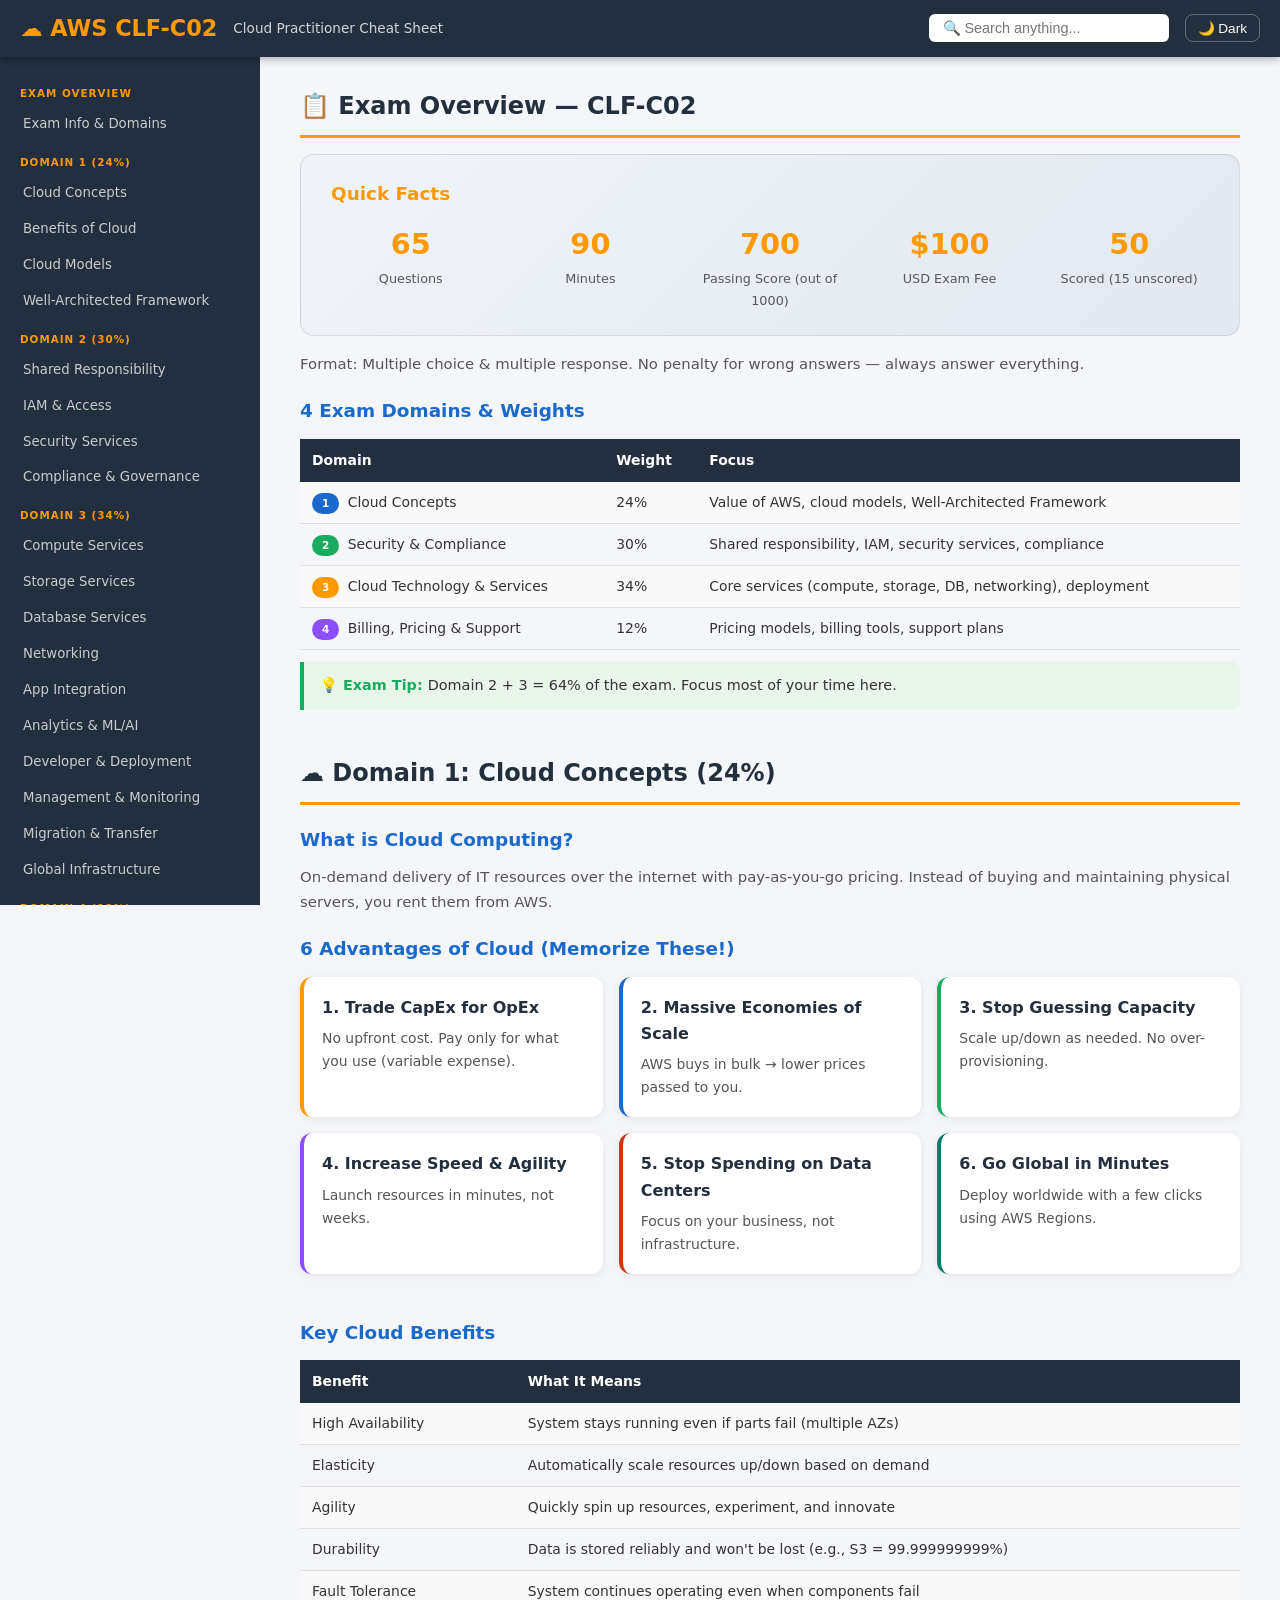
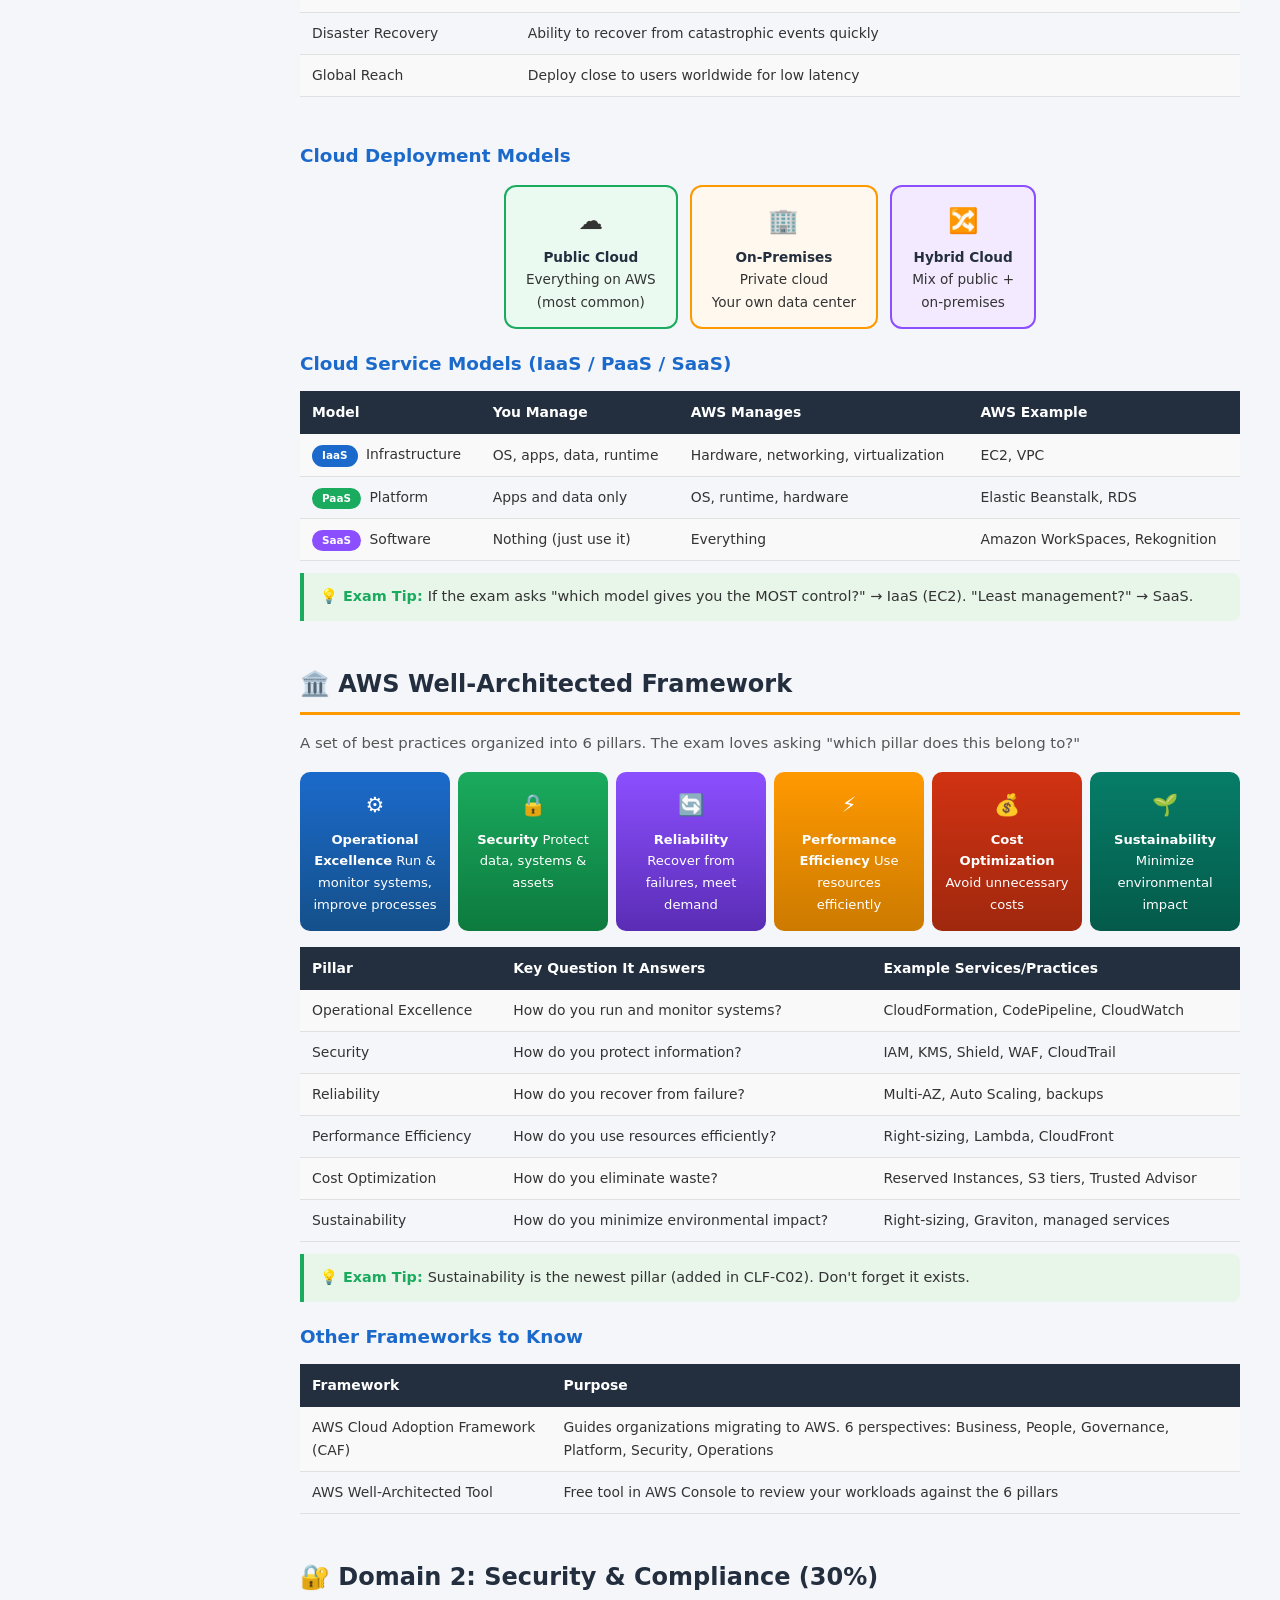
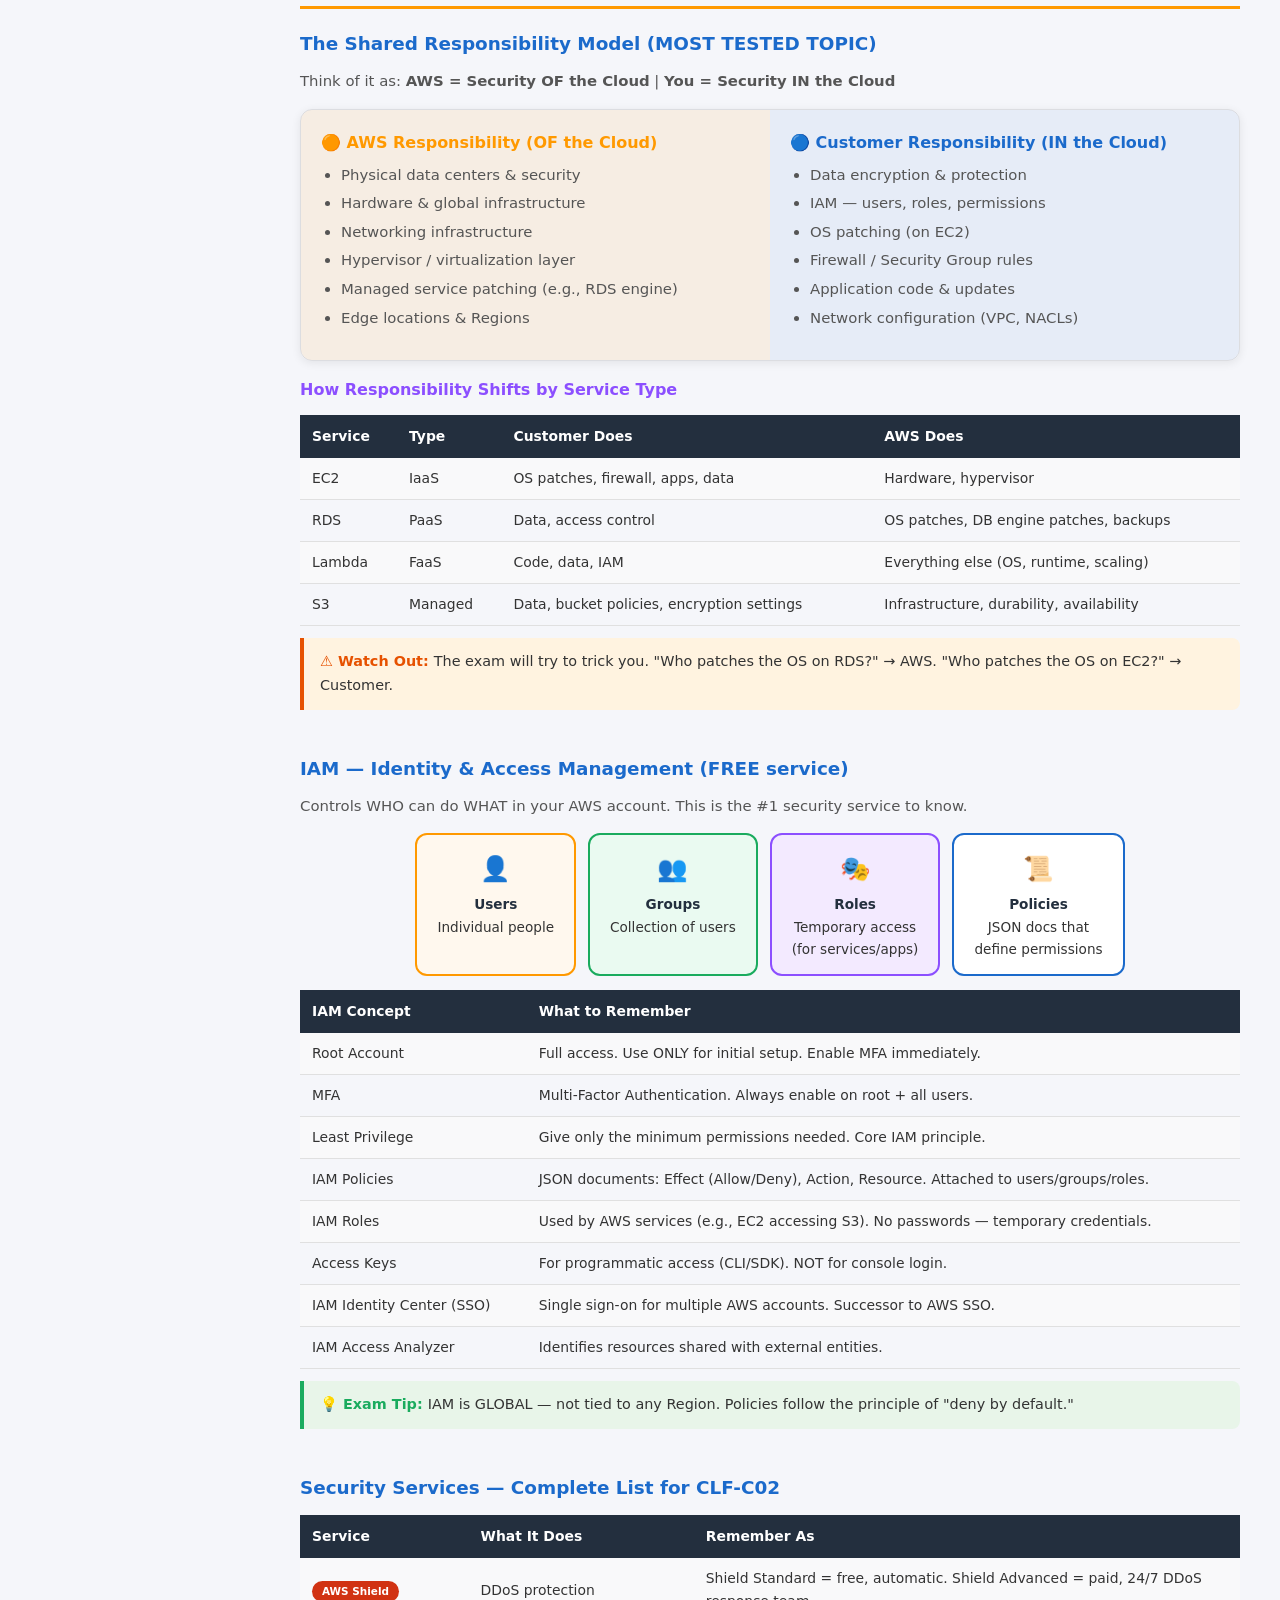
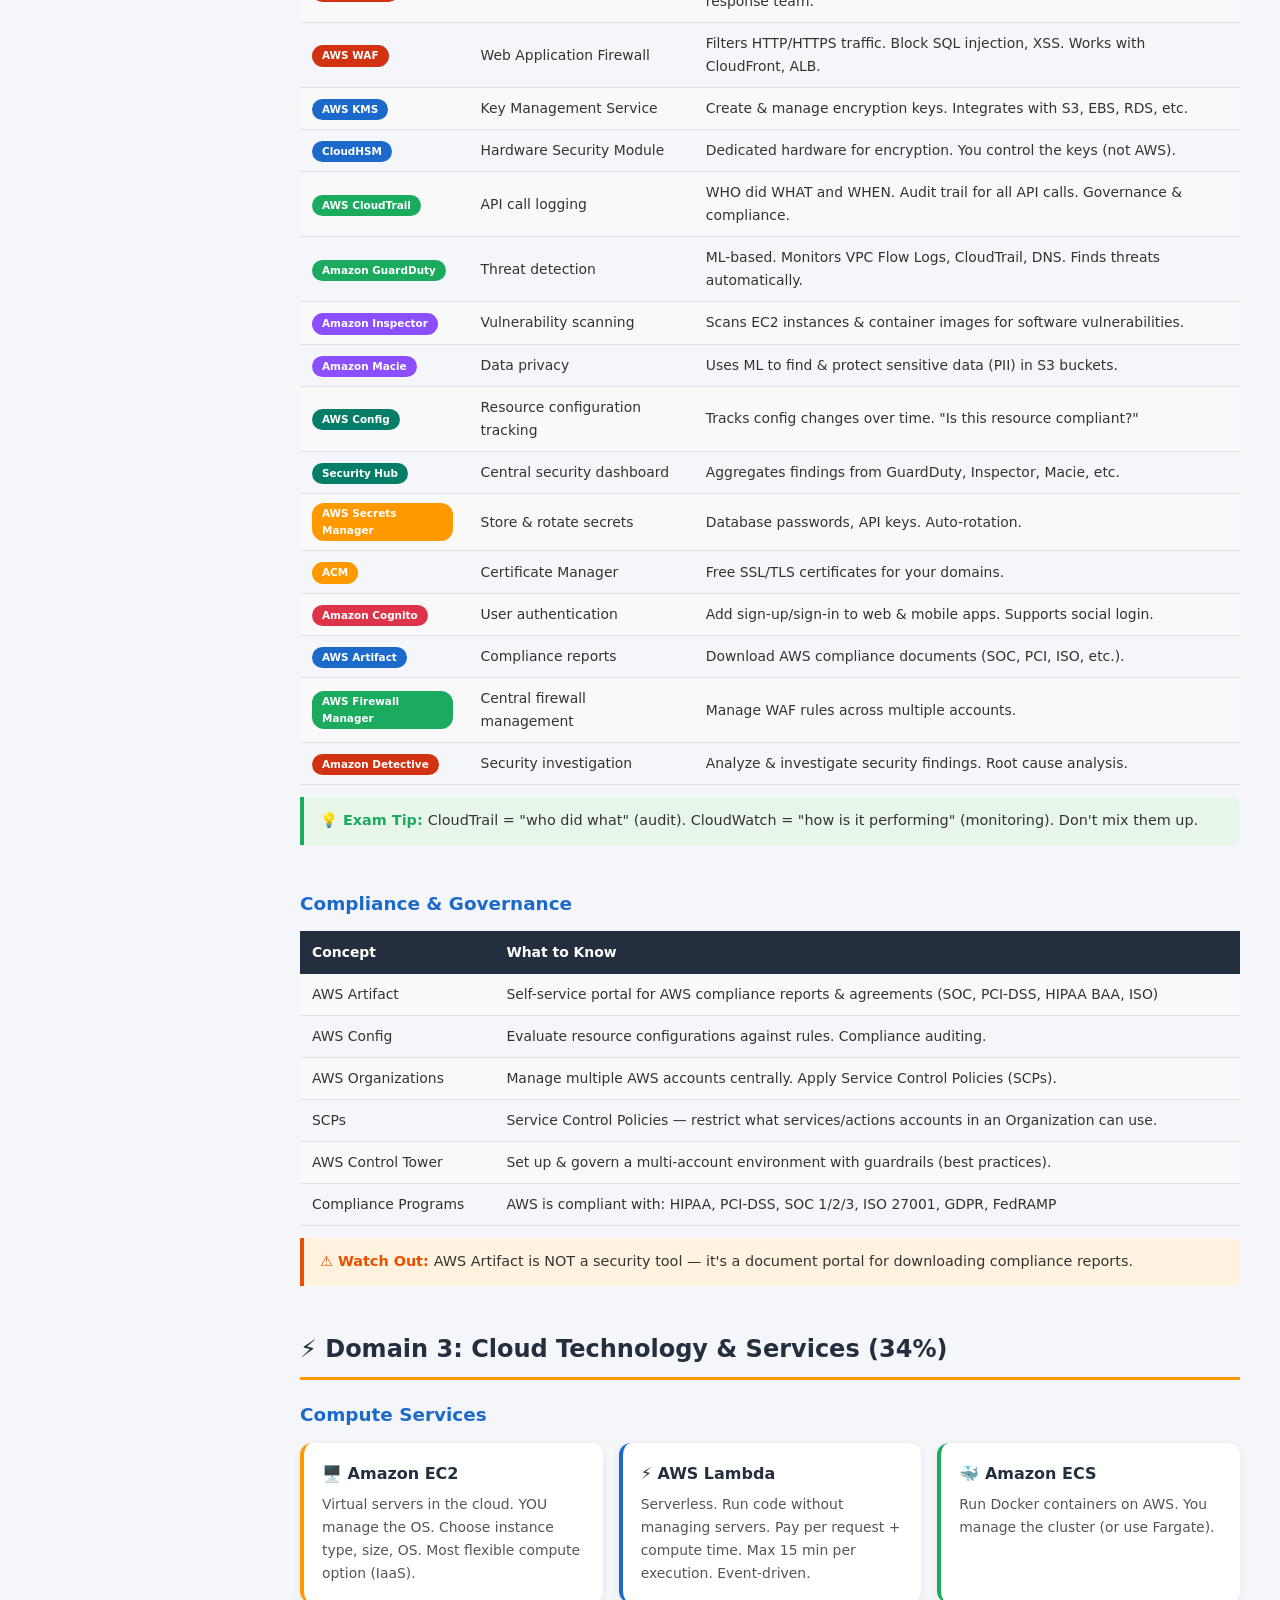
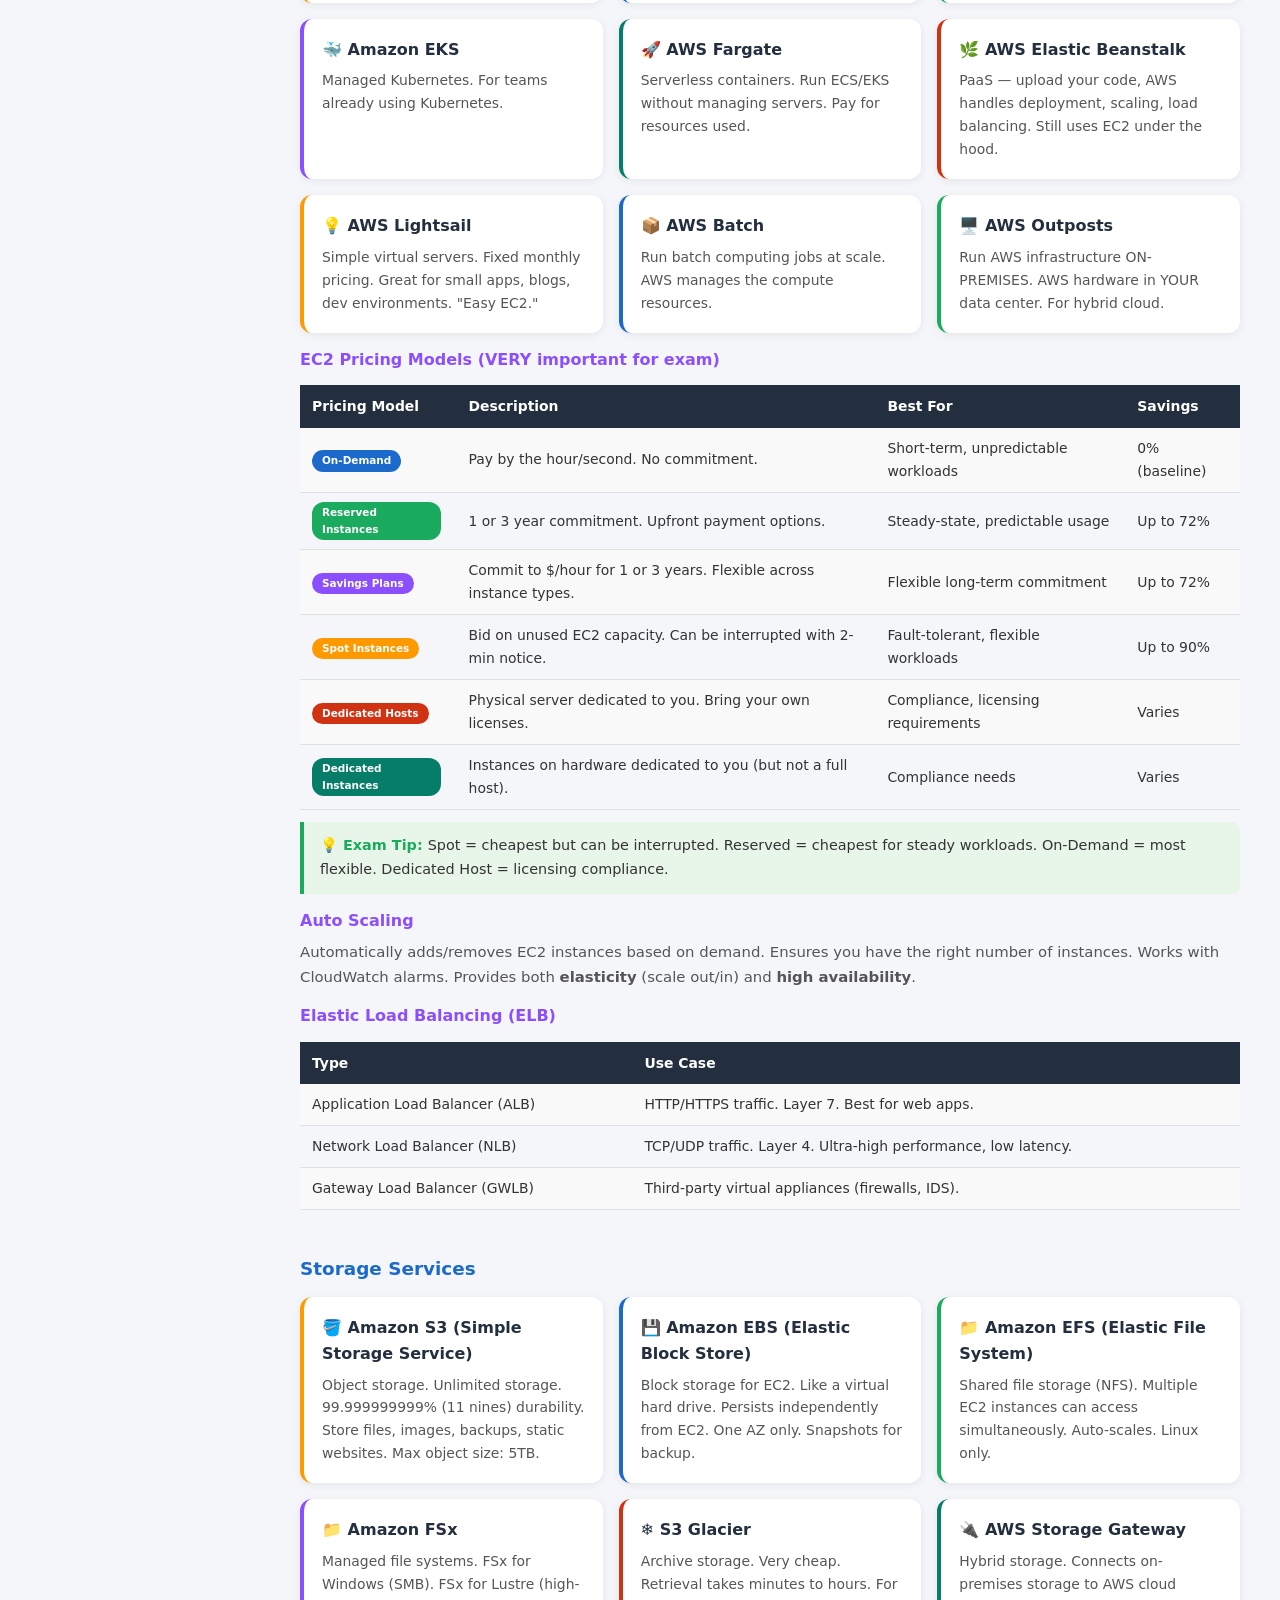
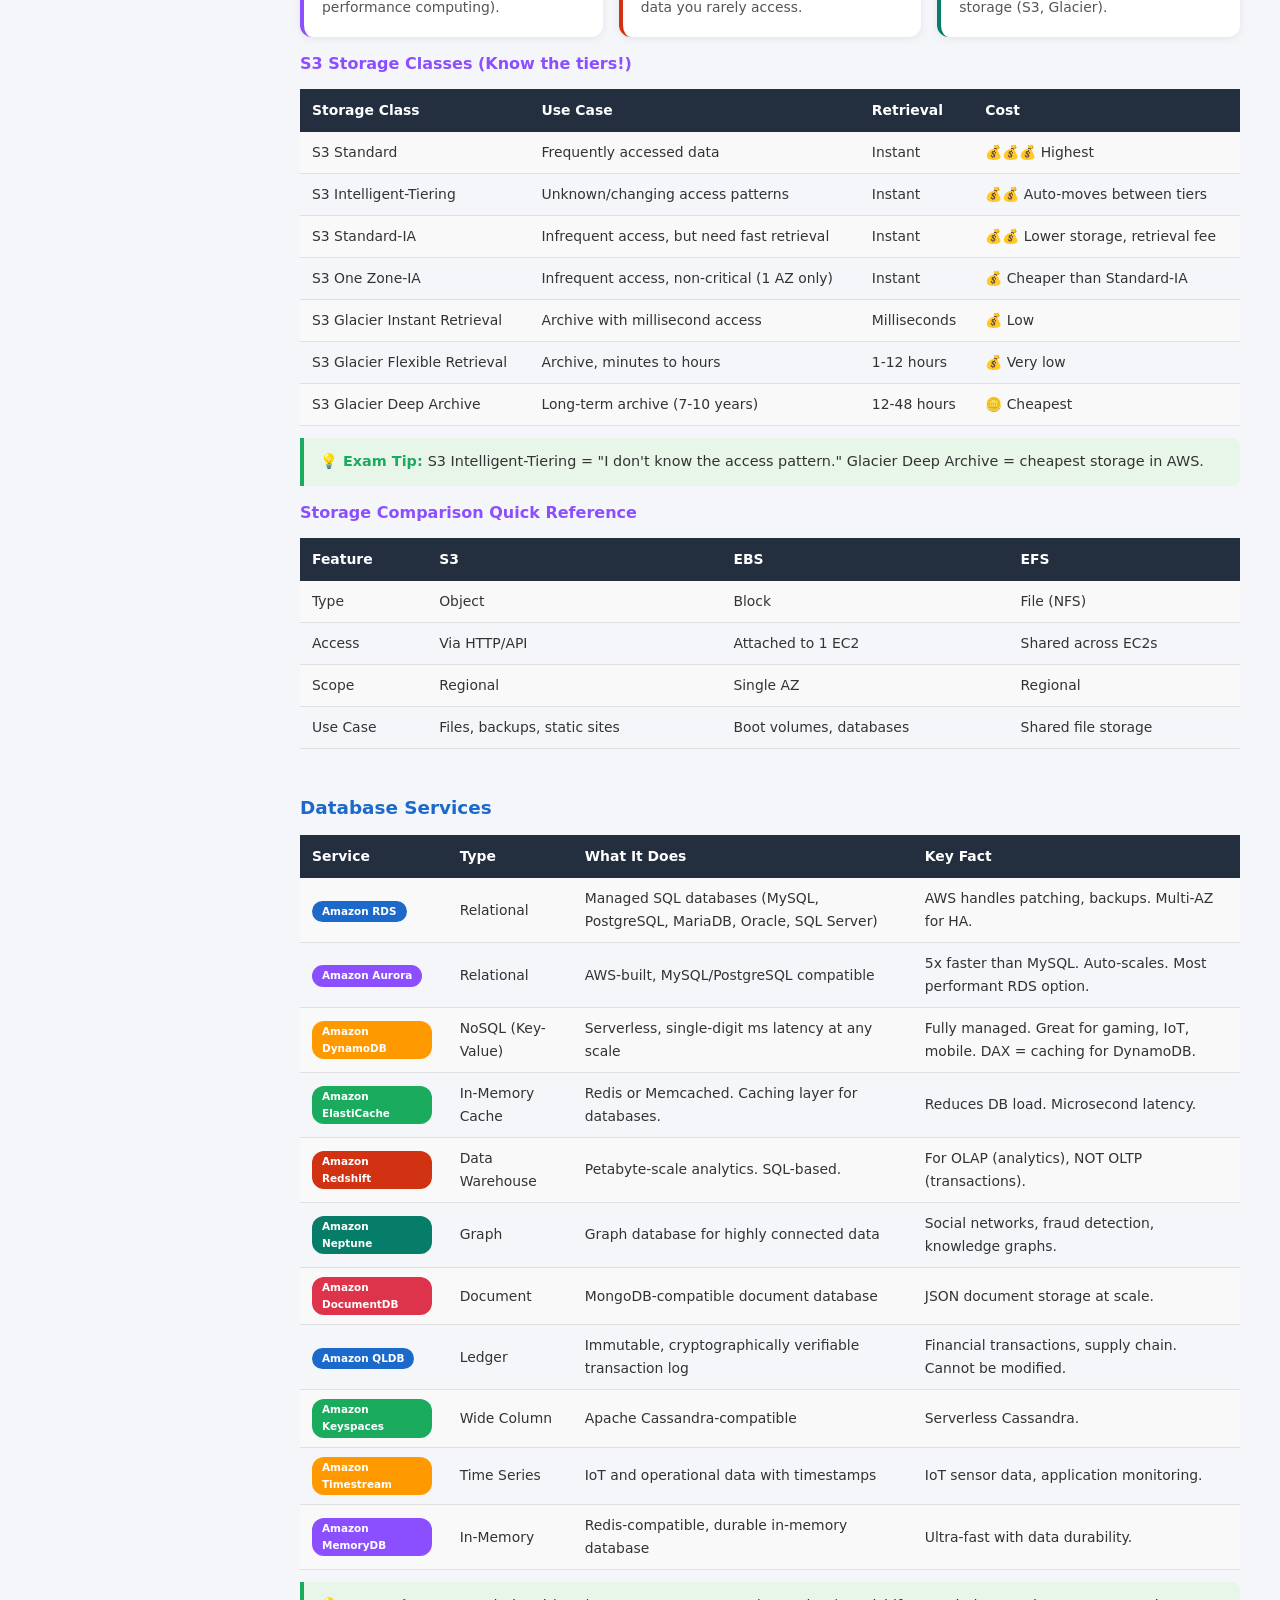
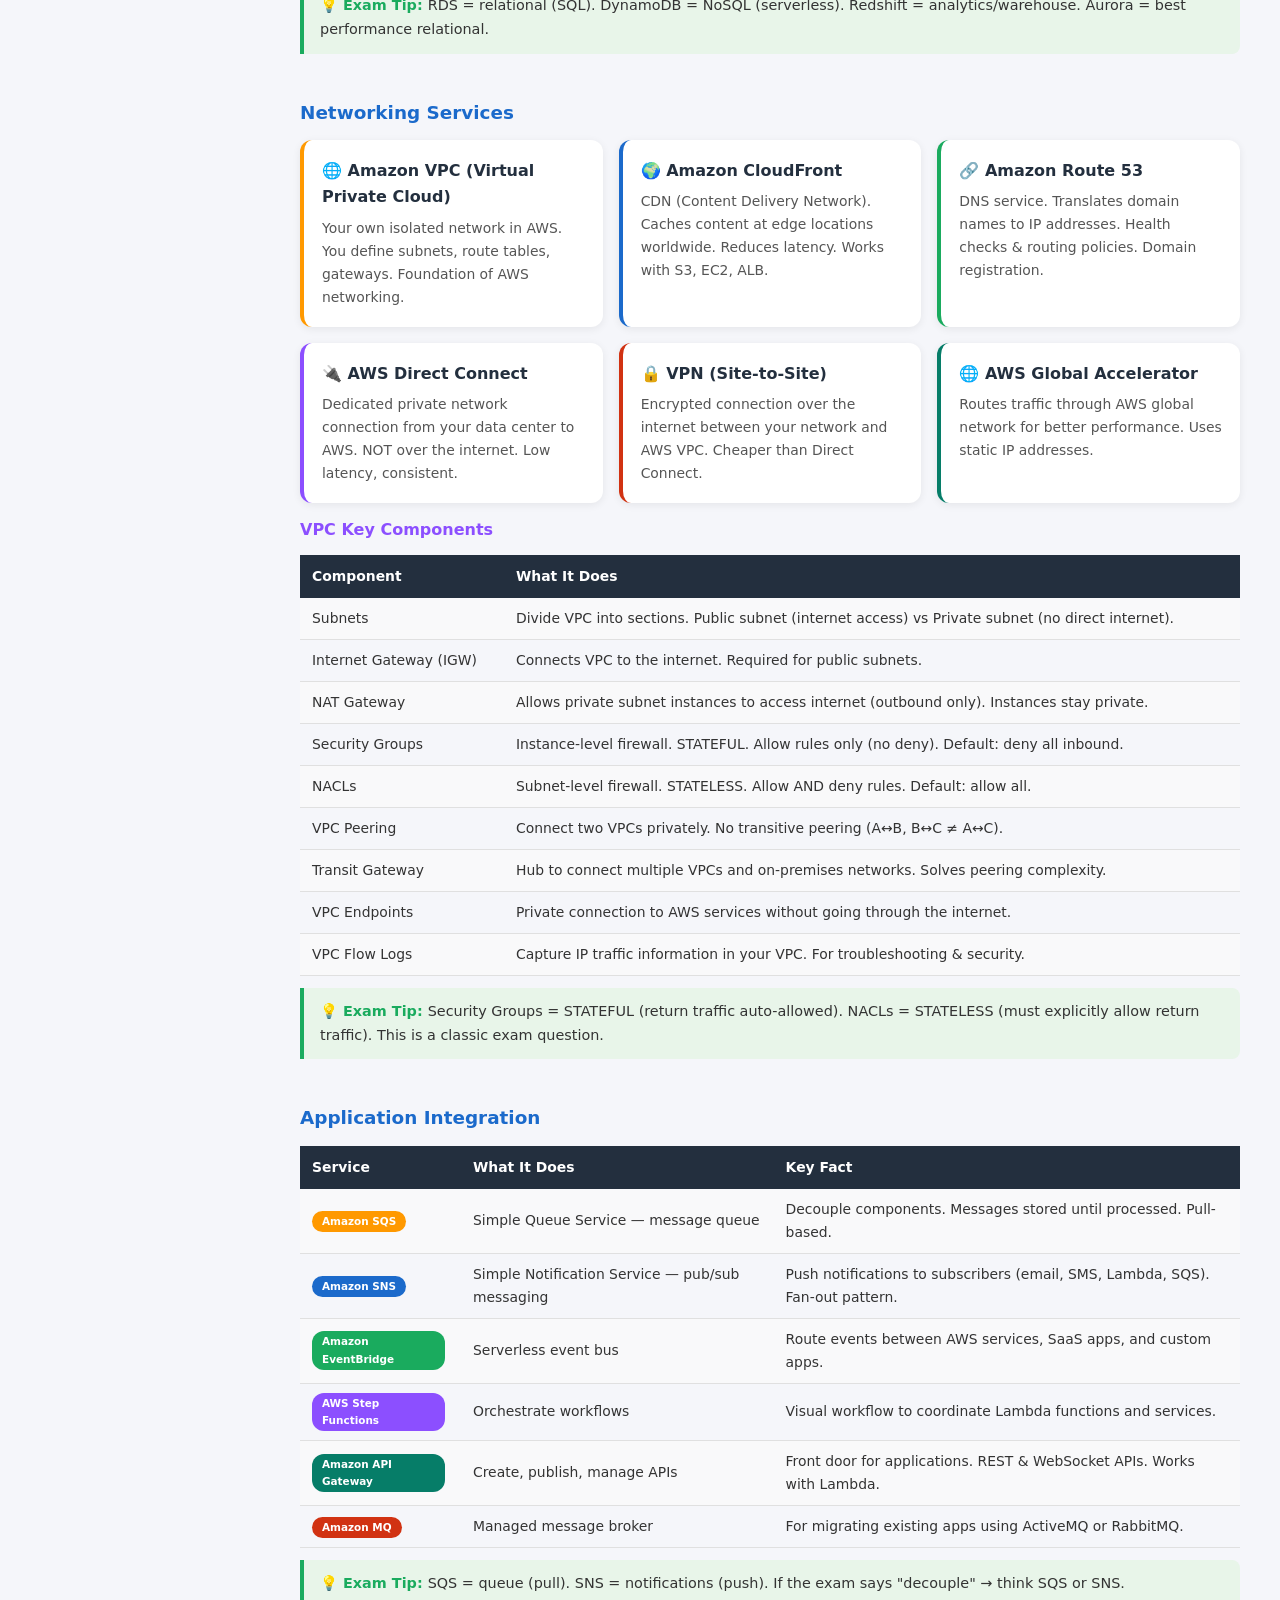
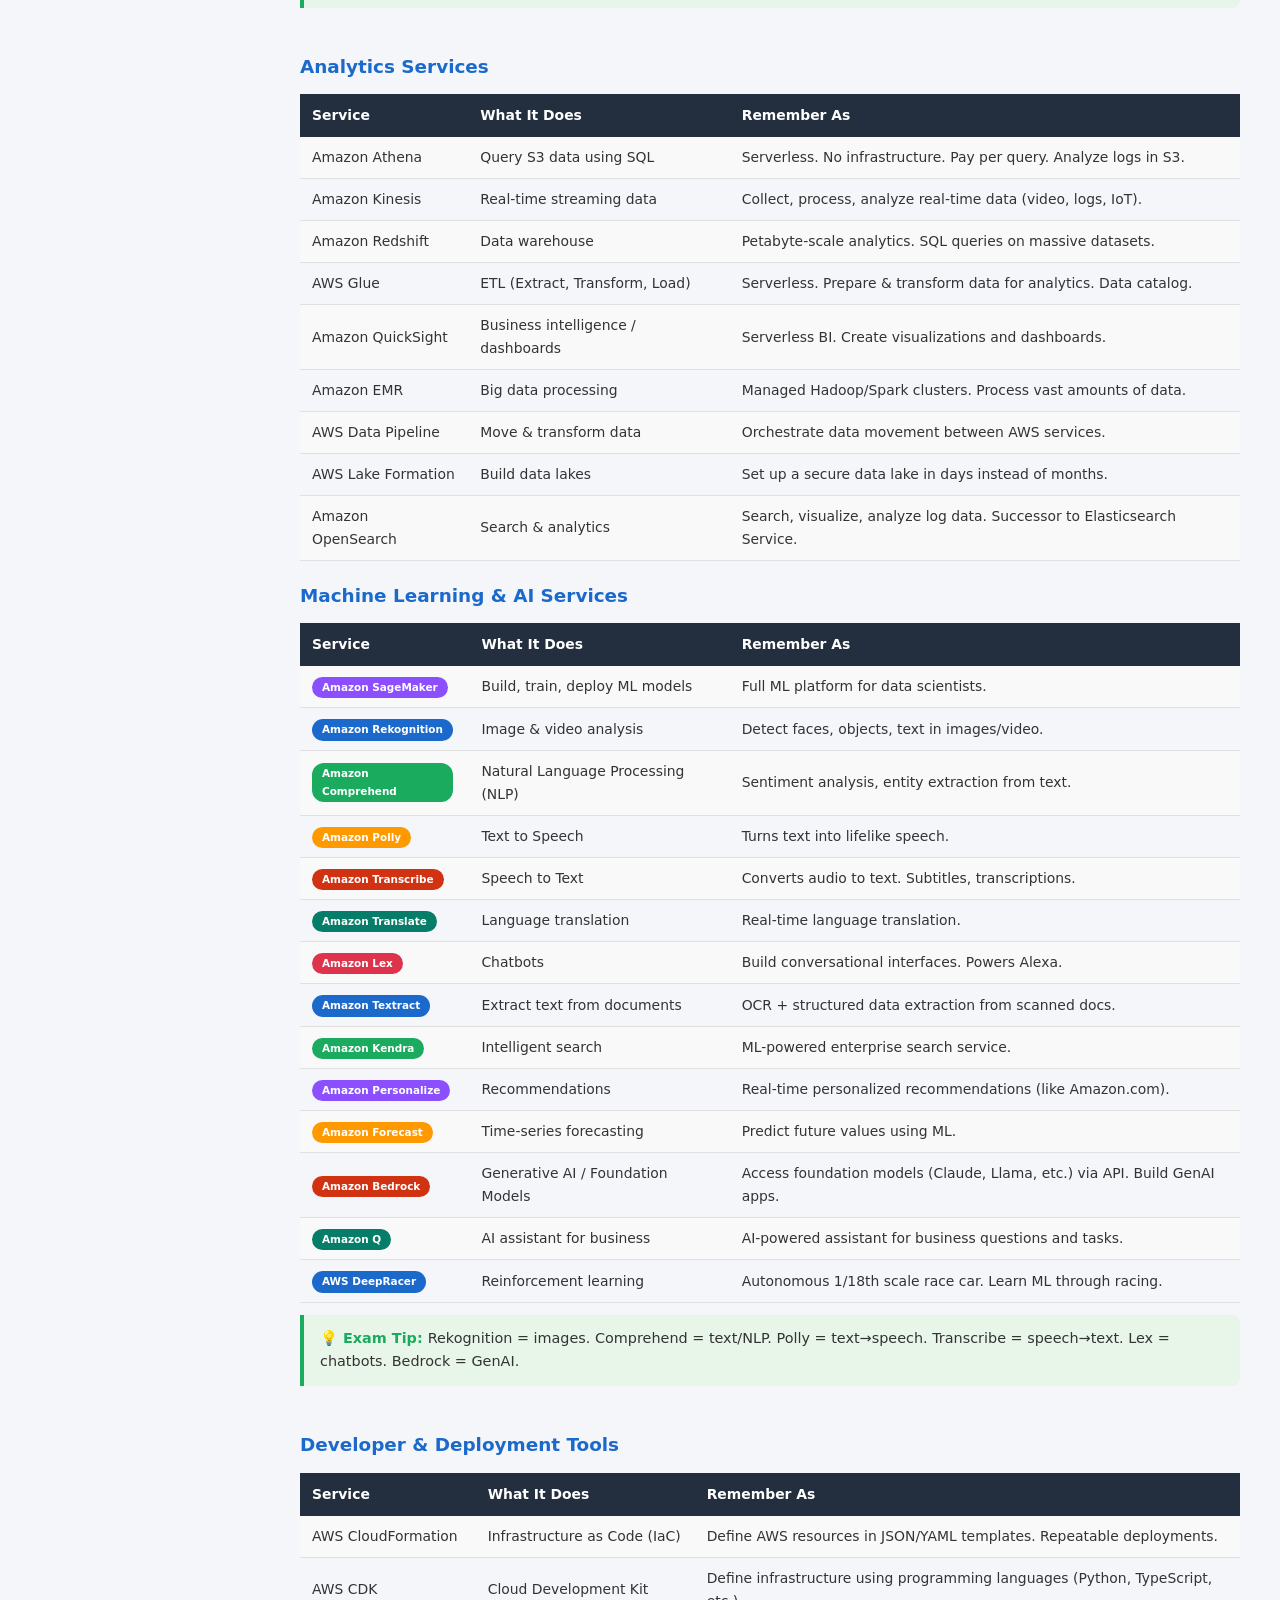
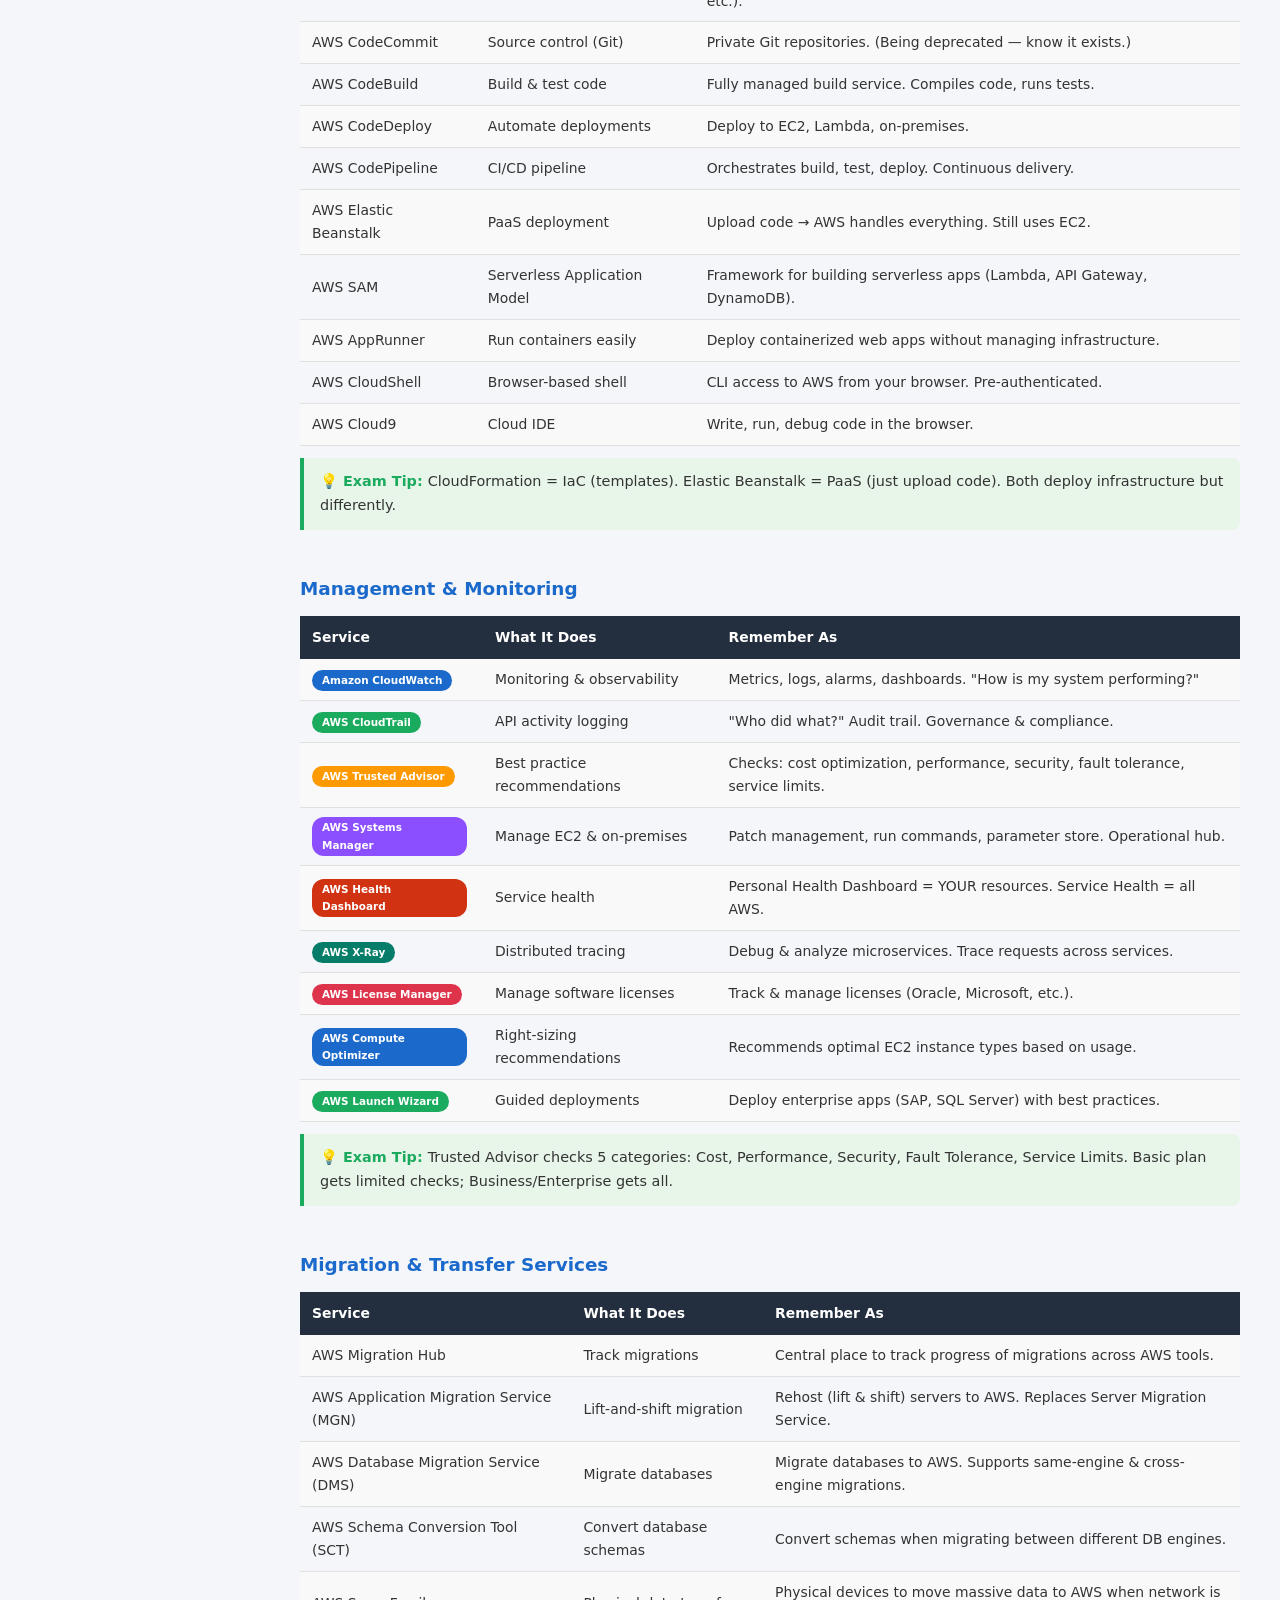
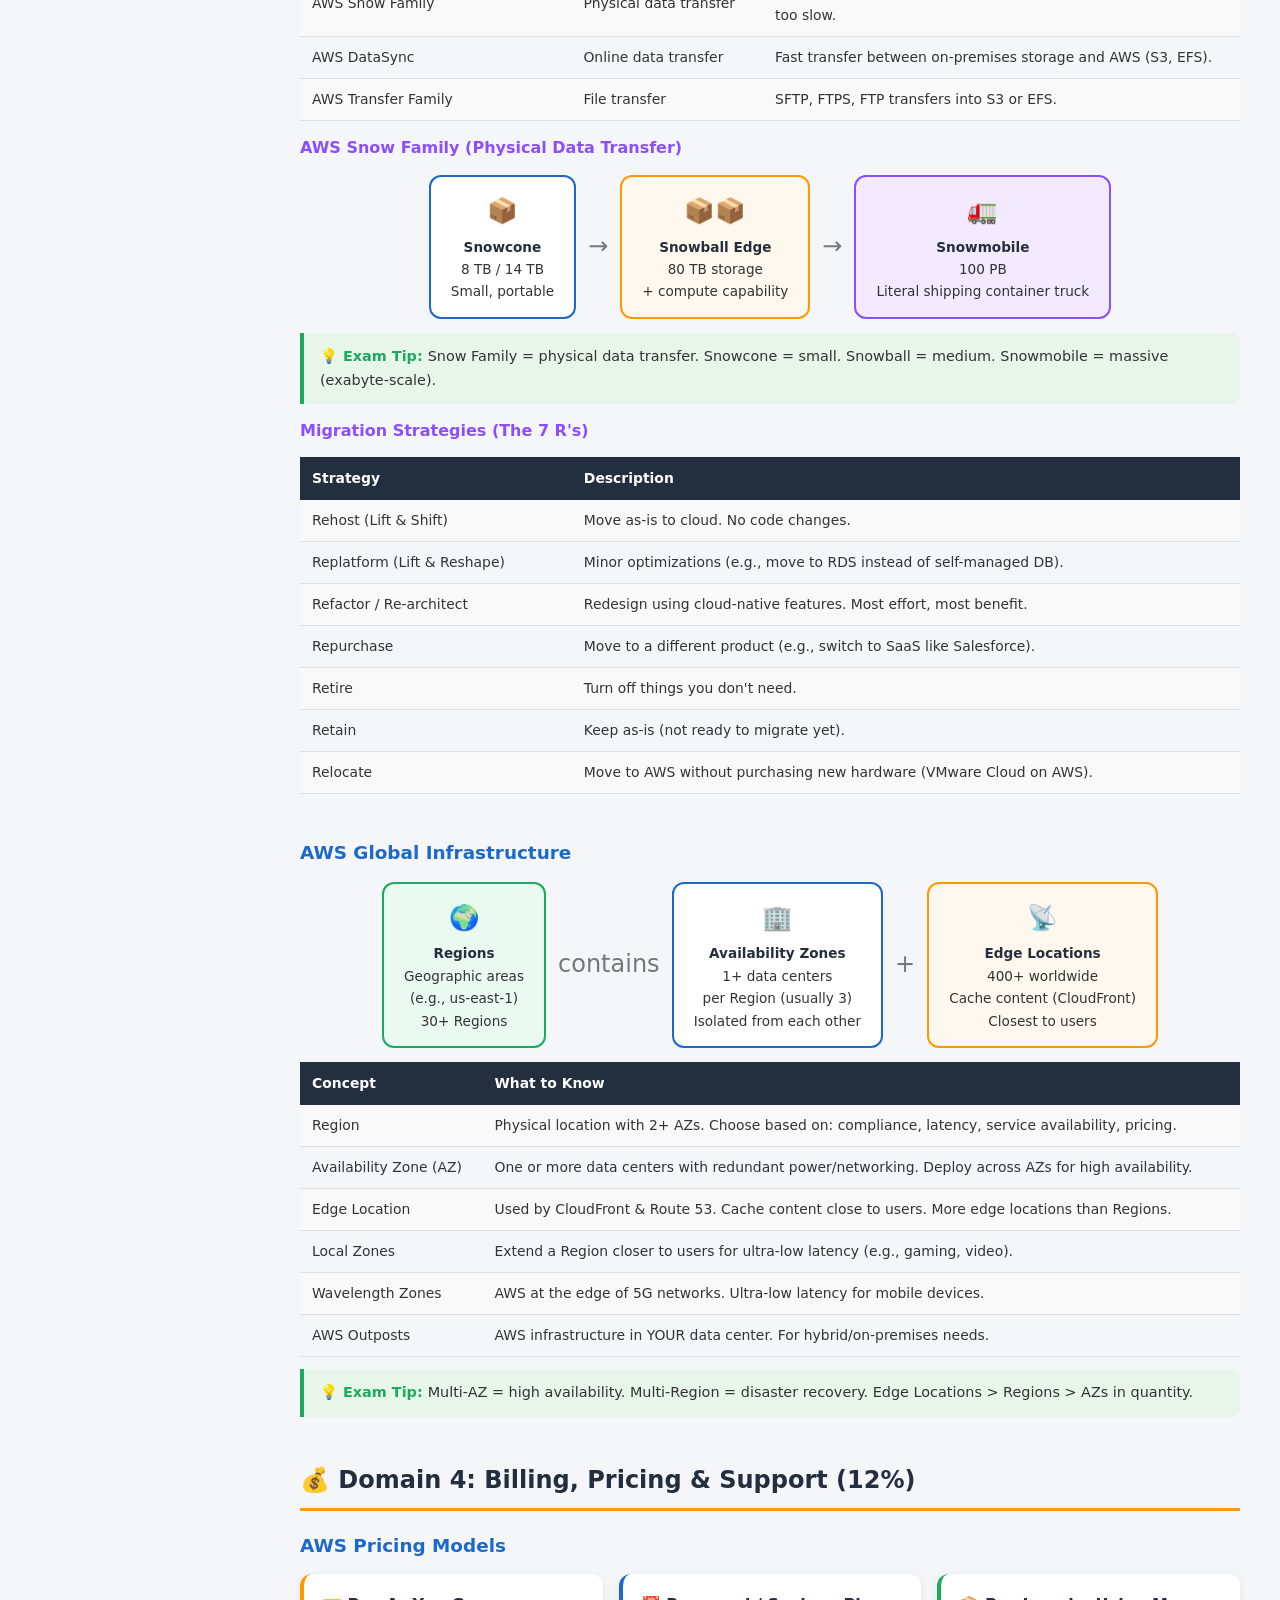
<file: aws-ccp-cheatsheet.html>
<!DOCTYPE html>
<html lang="en">
<head>
<meta charset="UTF-8">
<meta name="viewport" content="width=device-width, initial-scale=1.0">
<title>AWS CLF-C02 Cloud Practitioner — Ultimate Cheat Sheet</title>
<link rel="stylesheet" href="shared-cheatsheet.css">
<script src="shared-cheatsheet.js" defer></script>
</head>
<body>

<div class="progress-bar" id="progressBar"></div>

<div class="topbar">
  <span class="logo">☁️ AWS CLF-C02</span>
  <span class="subtitle">Cloud Practitioner Cheat Sheet</span>
  <span class="spacer"></span>
  <input type="text" id="searchBox" placeholder="🔍 Search anything..." oninput="searchContent(this.value)">
  <button class="theme-toggle" id="themeToggle" onclick="toggleTheme()">🌙 Dark</button>
</div>

<div class="layout">
<nav class="sidebar">
  <div class="nav-group">Exam Overview</div>
  <a href="#exam-info">Exam Info & Domains</a>
  <div class="nav-group">Domain 1 (24%)</div>
  <a href="#cloud-concepts">Cloud Concepts</a>
  <a href="#cloud-benefits">Benefits of Cloud</a>
  <a href="#cloud-models">Cloud Models</a>
  <a href="#well-architected">Well-Architected Framework</a>
  <div class="nav-group">Domain 2 (30%)</div>
  <a href="#shared-responsibility">Shared Responsibility</a>
  <a href="#iam">IAM & Access</a>
  <a href="#security-services">Security Services</a>
  <a href="#compliance">Compliance & Governance</a>
  <div class="nav-group">Domain 3 (34%)</div>
  <a href="#compute">Compute Services</a>
  <a href="#storage">Storage Services</a>
  <a href="#database">Database Services</a>
  <a href="#networking">Networking</a>
  <a href="#app-integration">App Integration</a>
  <a href="#analytics-ml">Analytics & ML/AI</a>
  <a href="#devtools">Developer & Deployment</a>
  <a href="#management">Management & Monitoring</a>
  <a href="#migration">Migration & Transfer</a>
  <a href="#global-infra">Global Infrastructure</a>
  <div class="nav-group">Domain 4 (12%)</div>
  <a href="#pricing-models">Pricing Models</a>
  <a href="#free-tier">Free Tier</a>
  <a href="#billing-tools">Billing & Cost Tools</a>
  <a href="#support-plans">Support Plans</a>
  <div class="nav-group">Bonus</div>
  <a href="#master-table">Master Service Table</a>
  <a href="#acronyms">Acronyms Glossary</a>
  <a href="#exam-tips">Final Exam Tips</a>
</nav>

<main class="content">

<!-- ==================== EXAM INFO ==================== -->
<div class="section" id="exam-info">
  <h2>📋 Exam Overview — CLF-C02</h2>
  <div class="info-box">
    <h3>Quick Facts</h3>
    <div class="stat-row">
      <div class="stat"><div class="num">65</div><div class="label">Questions</div></div>
      <div class="stat"><div class="num">90</div><div class="label">Minutes</div></div>
      <div class="stat"><div class="num">700</div><div class="label">Passing Score (out of 1000)</div></div>
      <div class="stat"><div class="num">$100</div><div class="label">USD Exam Fee</div></div>
      <div class="stat"><div class="num">50</div><div class="label">Scored (15 unscored)</div></div>
    </div>
  </div>
  <p>Format: Multiple choice & multiple response. No penalty for wrong answers — always answer everything.</p>

  <h3>4 Exam Domains & Weights</h3>
  <table>
    <tr><th>Domain</th><th>Weight</th><th>Focus</th></tr>
    <tr><td><span class="badge blue">1</span> Cloud Concepts</td><td>24%</td><td>Value of AWS, cloud models, Well-Architected Framework</td></tr>
    <tr><td><span class="badge green">2</span> Security & Compliance</td><td>30%</td><td>Shared responsibility, IAM, security services, compliance</td></tr>
    <tr><td><span class="badge orange">3</span> Cloud Technology & Services</td><td>34%</td><td>Core services (compute, storage, DB, networking), deployment</td></tr>
    <tr><td><span class="badge purple">4</span> Billing, Pricing & Support</td><td>12%</td><td>Pricing models, billing tools, support plans</td></tr>
  </table>
  <div class="tip">Domain 2 + 3 = 64% of the exam. Focus most of your time here.</div>
</div>

<!-- ==================== DOMAIN 1: CLOUD CONCEPTS ==================== -->
<div class="section" id="cloud-concepts">
  <h2>☁️ Domain 1: Cloud Concepts (24%)</h2>

  <h3>What is Cloud Computing?</h3>
  <p>On-demand delivery of IT resources over the internet with pay-as-you-go pricing. Instead of buying and maintaining physical servers, you rent them from AWS.</p>

  <h3>6 Advantages of Cloud (Memorize These!)</h3>
  <div class="card-grid">
    <div class="card"><div class="card-title">1. Trade CapEx for OpEx</div><div class="card-body">No upfront cost. Pay only for what you use (variable expense).</div></div>
    <div class="card blue"><div class="card-title">2. Massive Economies of Scale</div><div class="card-body">AWS buys in bulk → lower prices passed to you.</div></div>
    <div class="card green"><div class="card-title">3. Stop Guessing Capacity</div><div class="card-body">Scale up/down as needed. No over-provisioning.</div></div>
    <div class="card purple"><div class="card-title">4. Increase Speed & Agility</div><div class="card-body">Launch resources in minutes, not weeks.</div></div>
    <div class="card red"><div class="card-title">5. Stop Spending on Data Centers</div><div class="card-body">Focus on your business, not infrastructure.</div></div>
    <div class="card teal"><div class="card-title">6. Go Global in Minutes</div><div class="card-body">Deploy worldwide with a few clicks using AWS Regions.</div></div>
  </div>
</div>

<div class="section" id="cloud-benefits">
  <h3>Key Cloud Benefits</h3>
  <table>
    <tr><th>Benefit</th><th>What It Means</th></tr>
    <tr><td>High Availability</td><td>System stays running even if parts fail (multiple AZs)</td></tr>
    <tr><td>Elasticity</td><td>Automatically scale resources up/down based on demand</td></tr>
    <tr><td>Agility</td><td>Quickly spin up resources, experiment, and innovate</td></tr>
    <tr><td>Durability</td><td>Data is stored reliably and won't be lost (e.g., S3 = 99.999999999%)</td></tr>
    <tr><td>Fault Tolerance</td><td>System continues operating even when components fail</td></tr>
    <tr><td>Disaster Recovery</td><td>Ability to recover from catastrophic events quickly</td></tr>
    <tr><td>Global Reach</td><td>Deploy close to users worldwide for low latency</td></tr>
  </table>
</div>

<div class="section" id="cloud-models">
  <h3>Cloud Deployment Models</h3>
  <div class="diagram">
    <div class="box green"><div class="icon">☁️</div><strong>Public Cloud</strong>Everything on AWS<br>(most common)</div>
    <div class="box orange"><div class="icon">🏢</div><strong>On-Premises</strong>Private cloud<br>Your own data center</div>
    <div class="box purple"><div class="icon">🔀</div><strong>Hybrid Cloud</strong>Mix of public +<br>on-premises</div>
  </div>

  <h3>Cloud Service Models (IaaS / PaaS / SaaS)</h3>
  <table>
    <tr><th>Model</th><th>You Manage</th><th>AWS Manages</th><th>AWS Example</th></tr>
    <tr><td><span class="badge blue">IaaS</span> Infrastructure</td><td>OS, apps, data, runtime</td><td>Hardware, networking, virtualization</td><td>EC2, VPC</td></tr>
    <tr><td><span class="badge green">PaaS</span> Platform</td><td>Apps and data only</td><td>OS, runtime, hardware</td><td>Elastic Beanstalk, RDS</td></tr>
    <tr><td><span class="badge purple">SaaS</span> Software</td><td>Nothing (just use it)</td><td>Everything</td><td>Amazon WorkSpaces, Rekognition</td></tr>
  </table>

  <div class="tip">If the exam asks "which model gives you the MOST control?" → IaaS (EC2). "Least management?" → SaaS.</div>
</div>

<!-- ==================== WELL-ARCHITECTED ==================== -->
<div class="section" id="well-architected">
  <h2>🏛️ AWS Well-Architected Framework</h2>
  <p>A set of best practices organized into 6 pillars. The exam loves asking "which pillar does this belong to?"</p>

  <div class="pillars">
    <div class="pillar"><div class="pillar-icon">⚙️</div><strong>Operational Excellence</strong> Run & monitor systems, improve processes</div>
    <div class="pillar"><div class="pillar-icon">🔒</div><strong>Security</strong> Protect data, systems & assets</div>
    <div class="pillar"><div class="pillar-icon">🔄</div><strong>Reliability</strong> Recover from failures, meet demand</div>
    <div class="pillar"><div class="pillar-icon">⚡</div><strong>Performance Efficiency</strong> Use resources efficiently</div>
    <div class="pillar"><div class="pillar-icon">💰</div><strong>Cost Optimization</strong> Avoid unnecessary costs</div>
    <div class="pillar"><div class="pillar-icon">🌱</div><strong>Sustainability</strong> Minimize environmental impact</div>
  </div>

  <table>
    <tr><th>Pillar</th><th>Key Question It Answers</th><th>Example Services/Practices</th></tr>
    <tr><td>Operational Excellence</td><td>How do you run and monitor systems?</td><td>CloudFormation, CodePipeline, CloudWatch</td></tr>
    <tr><td>Security</td><td>How do you protect information?</td><td>IAM, KMS, Shield, WAF, CloudTrail</td></tr>
    <tr><td>Reliability</td><td>How do you recover from failure?</td><td>Multi-AZ, Auto Scaling, backups</td></tr>
    <tr><td>Performance Efficiency</td><td>How do you use resources efficiently?</td><td>Right-sizing, Lambda, CloudFront</td></tr>
    <tr><td>Cost Optimization</td><td>How do you eliminate waste?</td><td>Reserved Instances, S3 tiers, Trusted Advisor</td></tr>
    <tr><td>Sustainability</td><td>How do you minimize environmental impact?</td><td>Right-sizing, Graviton, managed services</td></tr>
  </table>

  <div class="tip">Sustainability is the newest pillar (added in CLF-C02). Don't forget it exists.</div>

  <h3>Other Frameworks to Know</h3>
  <table>
    <tr><th>Framework</th><th>Purpose</th></tr>
    <tr><td>AWS Cloud Adoption Framework (CAF)</td><td>Guides organizations migrating to AWS. 6 perspectives: Business, People, Governance, Platform, Security, Operations</td></tr>
    <tr><td>AWS Well-Architected Tool</td><td>Free tool in AWS Console to review your workloads against the 6 pillars</td></tr>
  </table>
</div>

<!-- ==================== DOMAIN 2: SECURITY ==================== -->
<div class="section" id="shared-responsibility">
  <h2>🔐 Domain 2: Security & Compliance (30%)</h2>

  <h3>The Shared Responsibility Model (MOST TESTED TOPIC)</h3>
  <p>Think of it as: <strong>AWS = Security OF the Cloud</strong> | <strong>You = Security IN the Cloud</strong></p>

  <div class="split-diagram">
    <div class="half aws-side">
      <h4 style="color: var(--accent-orange);">🟠 AWS Responsibility (OF the Cloud)</h4>
      <ul>
        <li>Physical data centers & security</li>
        <li>Hardware & global infrastructure</li>
        <li>Networking infrastructure</li>
        <li>Hypervisor / virtualization layer</li>
        <li>Managed service patching (e.g., RDS engine)</li>
        <li>Edge locations & Regions</li>
      </ul>
    </div>
    <div class="half cust-side">
      <h4 style="color: var(--accent-blue);">🔵 Customer Responsibility (IN the Cloud)</h4>
      <ul>
        <li>Data encryption & protection</li>
        <li>IAM — users, roles, permissions</li>
        <li>OS patching (on EC2)</li>
        <li>Firewall / Security Group rules</li>
        <li>Application code & updates</li>
        <li>Network configuration (VPC, NACLs)</li>
      </ul>
    </div>
  </div>

  <h4>How Responsibility Shifts by Service Type</h4>
  <table>
    <tr><th>Service</th><th>Type</th><th>Customer Does</th><th>AWS Does</th></tr>
    <tr><td>EC2</td><td>IaaS</td><td>OS patches, firewall, apps, data</td><td>Hardware, hypervisor</td></tr>
    <tr><td>RDS</td><td>PaaS</td><td>Data, access control</td><td>OS patches, DB engine patches, backups</td></tr>
    <tr><td>Lambda</td><td>FaaS</td><td>Code, data, IAM</td><td>Everything else (OS, runtime, scaling)</td></tr>
    <tr><td>S3</td><td>Managed</td><td>Data, bucket policies, encryption settings</td><td>Infrastructure, durability, availability</td></tr>
  </table>

  <div class="warn">The exam will try to trick you. "Who patches the OS on RDS?" → AWS. "Who patches the OS on EC2?" → Customer.</div>
</div>

<div class="section" id="iam">
  <h3>IAM — Identity & Access Management (FREE service)</h3>
  <p>Controls WHO can do WHAT in your AWS account. This is the #1 security service to know.</p>

  <div class="diagram">
    <div class="box orange"><div class="icon">👤</div><strong>Users</strong>Individual people</div>
    <div class="box green"><div class="icon">👥</div><strong>Groups</strong>Collection of users</div>
    <div class="box purple"><div class="icon">🎭</div><strong>Roles</strong>Temporary access<br>(for services/apps)</div>
    <div class="box"><div class="icon">📜</div><strong>Policies</strong>JSON docs that<br>define permissions</div>
  </div>

  <table>
    <tr><th>IAM Concept</th><th>What to Remember</th></tr>
    <tr><td>Root Account</td><td>Full access. Use ONLY for initial setup. Enable MFA immediately.</td></tr>
    <tr><td>MFA</td><td>Multi-Factor Authentication. Always enable on root + all users.</td></tr>
    <tr><td>Least Privilege</td><td>Give only the minimum permissions needed. Core IAM principle.</td></tr>
    <tr><td>IAM Policies</td><td>JSON documents: Effect (Allow/Deny), Action, Resource. Attached to users/groups/roles.</td></tr>
    <tr><td>IAM Roles</td><td>Used by AWS services (e.g., EC2 accessing S3). No passwords — temporary credentials.</td></tr>
    <tr><td>Access Keys</td><td>For programmatic access (CLI/SDK). NOT for console login.</td></tr>
    <tr><td>IAM Identity Center (SSO)</td><td>Single sign-on for multiple AWS accounts. Successor to AWS SSO.</td></tr>
    <tr><td>IAM Access Analyzer</td><td>Identifies resources shared with external entities.</td></tr>
  </table>

  <div class="tip">IAM is GLOBAL — not tied to any Region. Policies follow the principle of "deny by default."</div>
</div>

<div class="section" id="security-services">
  <h3>Security Services — Complete List for CLF-C02</h3>

  <table>
    <tr><th>Service</th><th>What It Does</th><th>Remember As</th></tr>
    <tr><td><span class="badge red">AWS Shield</span></td><td>DDoS protection</td><td>Shield Standard = free, automatic. Shield Advanced = paid, 24/7 DDoS response team.</td></tr>
    <tr><td><span class="badge red">AWS WAF</span></td><td>Web Application Firewall</td><td>Filters HTTP/HTTPS traffic. Block SQL injection, XSS. Works with CloudFront, ALB.</td></tr>
    <tr><td><span class="badge blue">AWS KMS</span></td><td>Key Management Service</td><td>Create & manage encryption keys. Integrates with S3, EBS, RDS, etc.</td></tr>
    <tr><td><span class="badge blue">CloudHSM</span></td><td>Hardware Security Module</td><td>Dedicated hardware for encryption. You control the keys (not AWS).</td></tr>
    <tr><td><span class="badge green">AWS CloudTrail</span></td><td>API call logging</td><td>WHO did WHAT and WHEN. Audit trail for all API calls. Governance & compliance.</td></tr>
    <tr><td><span class="badge green">Amazon GuardDuty</span></td><td>Threat detection</td><td>ML-based. Monitors VPC Flow Logs, CloudTrail, DNS. Finds threats automatically.</td></tr>
    <tr><td><span class="badge purple">Amazon Inspector</span></td><td>Vulnerability scanning</td><td>Scans EC2 instances & container images for software vulnerabilities.</td></tr>
    <tr><td><span class="badge purple">Amazon Macie</span></td><td>Data privacy</td><td>Uses ML to find & protect sensitive data (PII) in S3 buckets.</td></tr>
    <tr><td><span class="badge teal">AWS Config</span></td><td>Resource configuration tracking</td><td>Tracks config changes over time. "Is this resource compliant?"</td></tr>
    <tr><td><span class="badge teal">Security Hub</span></td><td>Central security dashboard</td><td>Aggregates findings from GuardDuty, Inspector, Macie, etc.</td></tr>
    <tr><td><span class="badge orange">AWS Secrets Manager</span></td><td>Store & rotate secrets</td><td>Database passwords, API keys. Auto-rotation.</td></tr>
    <tr><td><span class="badge orange">ACM</span></td><td>Certificate Manager</td><td>Free SSL/TLS certificates for your domains.</td></tr>
    <tr><td><span class="badge pink">Amazon Cognito</span></td><td>User authentication</td><td>Add sign-up/sign-in to web & mobile apps. Supports social login.</td></tr>
    <tr><td><span class="badge blue">AWS Artifact</span></td><td>Compliance reports</td><td>Download AWS compliance documents (SOC, PCI, ISO, etc.).</td></tr>
    <tr><td><span class="badge green">AWS Firewall Manager</span></td><td>Central firewall management</td><td>Manage WAF rules across multiple accounts.</td></tr>
    <tr><td><span class="badge red">Amazon Detective</span></td><td>Security investigation</td><td>Analyze & investigate security findings. Root cause analysis.</td></tr>
  </table>

  <div class="tip">CloudTrail = "who did what" (audit). CloudWatch = "how is it performing" (monitoring). Don't mix them up.</div>
</div>

<div class="section" id="compliance">
  <h3>Compliance & Governance</h3>
  <table>
    <tr><th>Concept</th><th>What to Know</th></tr>
    <tr><td>AWS Artifact</td><td>Self-service portal for AWS compliance reports & agreements (SOC, PCI-DSS, HIPAA BAA, ISO)</td></tr>
    <tr><td>AWS Config</td><td>Evaluate resource configurations against rules. Compliance auditing.</td></tr>
    <tr><td>AWS Organizations</td><td>Manage multiple AWS accounts centrally. Apply Service Control Policies (SCPs).</td></tr>
    <tr><td>SCPs</td><td>Service Control Policies — restrict what services/actions accounts in an Organization can use.</td></tr>
    <tr><td>AWS Control Tower</td><td>Set up & govern a multi-account environment with guardrails (best practices).</td></tr>
    <tr><td>Compliance Programs</td><td>AWS is compliant with: HIPAA, PCI-DSS, SOC 1/2/3, ISO 27001, GDPR, FedRAMP</td></tr>
  </table>
  <div class="warn">AWS Artifact is NOT a security tool — it's a document portal for downloading compliance reports.</div>
</div>

<!-- ==================== DOMAIN 3: TECHNOLOGY & SERVICES ==================== -->
<div class="section" id="compute">
  <h2>⚡ Domain 3: Cloud Technology & Services (34%)</h2>

  <h3>Compute Services</h3>
  <div class="card-grid">
    <div class="card">
      <div class="card-title">🖥️ Amazon EC2</div>
      <div class="card-body">Virtual servers in the cloud. YOU manage the OS. Choose instance type, size, OS. Most flexible compute option (IaaS).</div>
    </div>
    <div class="card blue">
      <div class="card-title">⚡ AWS Lambda</div>
      <div class="card-body">Serverless. Run code without managing servers. Pay per request + compute time. Max 15 min per execution. Event-driven.</div>
    </div>
    <div class="card green">
      <div class="card-title">🐳 Amazon ECS</div>
      <div class="card-body">Run Docker containers on AWS. You manage the cluster (or use Fargate).</div>
    </div>
    <div class="card purple">
      <div class="card-title">🐳 Amazon EKS</div>
      <div class="card-body">Managed Kubernetes. For teams already using Kubernetes.</div>
    </div>
    <div class="card teal">
      <div class="card-title">🚀 AWS Fargate</div>
      <div class="card-body">Serverless containers. Run ECS/EKS without managing servers. Pay for resources used.</div>
    </div>
    <div class="card red">
      <div class="card-title">🌿 AWS Elastic Beanstalk</div>
      <div class="card-body">PaaS — upload your code, AWS handles deployment, scaling, load balancing. Still uses EC2 under the hood.</div>
    </div>
    <div class="card">
      <div class="card-title">💡 AWS Lightsail</div>
      <div class="card-body">Simple virtual servers. Fixed monthly pricing. Great for small apps, blogs, dev environments. "Easy EC2."</div>
    </div>
    <div class="card blue">
      <div class="card-title">📦 AWS Batch</div>
      <div class="card-body">Run batch computing jobs at scale. AWS manages the compute resources.</div>
    </div>
    <div class="card green">
      <div class="card-title">🖥️ AWS Outposts</div>
      <div class="card-body">Run AWS infrastructure ON-PREMISES. AWS hardware in YOUR data center. For hybrid cloud.</div>
    </div>
  </div>

  <h4>EC2 Pricing Models (VERY important for exam)</h4>
  <table>
    <tr><th>Pricing Model</th><th>Description</th><th>Best For</th><th>Savings</th></tr>
    <tr><td><span class="badge blue">On-Demand</span></td><td>Pay by the hour/second. No commitment.</td><td>Short-term, unpredictable workloads</td><td>0% (baseline)</td></tr>
    <tr><td><span class="badge green">Reserved Instances</span></td><td>1 or 3 year commitment. Upfront payment options.</td><td>Steady-state, predictable usage</td><td>Up to 72%</td></tr>
    <tr><td><span class="badge purple">Savings Plans</span></td><td>Commit to $/hour for 1 or 3 years. Flexible across instance types.</td><td>Flexible long-term commitment</td><td>Up to 72%</td></tr>
    <tr><td><span class="badge orange">Spot Instances</span></td><td>Bid on unused EC2 capacity. Can be interrupted with 2-min notice.</td><td>Fault-tolerant, flexible workloads</td><td>Up to 90%</td></tr>
    <tr><td><span class="badge red">Dedicated Hosts</span></td><td>Physical server dedicated to you. Bring your own licenses.</td><td>Compliance, licensing requirements</td><td>Varies</td></tr>
    <tr><td><span class="badge teal">Dedicated Instances</span></td><td>Instances on hardware dedicated to you (but not a full host).</td><td>Compliance needs</td><td>Varies</td></tr>
  </table>

  <div class="tip">Spot = cheapest but can be interrupted. Reserved = cheapest for steady workloads. On-Demand = most flexible. Dedicated Host = licensing compliance.</div>

  <h4>Auto Scaling</h4>
  <p>Automatically adds/removes EC2 instances based on demand. Ensures you have the right number of instances. Works with CloudWatch alarms. Provides both <strong>elasticity</strong> (scale out/in) and <strong>high availability</strong>.</p>

  <h4>Elastic Load Balancing (ELB)</h4>
  <table>
    <tr><th>Type</th><th>Use Case</th></tr>
    <tr><td>Application Load Balancer (ALB)</td><td>HTTP/HTTPS traffic. Layer 7. Best for web apps.</td></tr>
    <tr><td>Network Load Balancer (NLB)</td><td>TCP/UDP traffic. Layer 4. Ultra-high performance, low latency.</td></tr>
    <tr><td>Gateway Load Balancer (GWLB)</td><td>Third-party virtual appliances (firewalls, IDS).</td></tr>
  </table>
</div>

<div class="section" id="storage">
  <h3>Storage Services</h3>
  <div class="card-grid">
    <div class="card">
      <div class="card-title">🪣 Amazon S3 (Simple Storage Service)</div>
      <div class="card-body">Object storage. Unlimited storage. 99.999999999% (11 nines) durability. Store files, images, backups, static websites. Max object size: 5TB.</div>
    </div>
    <div class="card blue">
      <div class="card-title">💾 Amazon EBS (Elastic Block Store)</div>
      <div class="card-body">Block storage for EC2. Like a virtual hard drive. Persists independently from EC2. One AZ only. Snapshots for backup.</div>
    </div>
    <div class="card green">
      <div class="card-title">📁 Amazon EFS (Elastic File System)</div>
      <div class="card-body">Shared file storage (NFS). Multiple EC2 instances can access simultaneously. Auto-scales. Linux only.</div>
    </div>
    <div class="card purple">
      <div class="card-title">📁 Amazon FSx</div>
      <div class="card-body">Managed file systems. FSx for Windows (SMB). FSx for Lustre (high-performance computing).</div>
    </div>
    <div class="card red">
      <div class="card-title">❄️ S3 Glacier</div>
      <div class="card-body">Archive storage. Very cheap. Retrieval takes minutes to hours. For data you rarely access.</div>
    </div>
    <div class="card teal">
      <div class="card-title">🔌 AWS Storage Gateway</div>
      <div class="card-body">Hybrid storage. Connects on-premises storage to AWS cloud storage (S3, Glacier).</div>
    </div>
  </div>

  <h4>S3 Storage Classes (Know the tiers!)</h4>
  <table>
    <tr><th>Storage Class</th><th>Use Case</th><th>Retrieval</th><th>Cost</th></tr>
    <tr><td>S3 Standard</td><td>Frequently accessed data</td><td>Instant</td><td>💰💰💰 Highest</td></tr>
    <tr><td>S3 Intelligent-Tiering</td><td>Unknown/changing access patterns</td><td>Instant</td><td>💰💰 Auto-moves between tiers</td></tr>
    <tr><td>S3 Standard-IA</td><td>Infrequent access, but need fast retrieval</td><td>Instant</td><td>💰💰 Lower storage, retrieval fee</td></tr>
    <tr><td>S3 One Zone-IA</td><td>Infrequent access, non-critical (1 AZ only)</td><td>Instant</td><td>💰 Cheaper than Standard-IA</td></tr>
    <tr><td>S3 Glacier Instant Retrieval</td><td>Archive with millisecond access</td><td>Milliseconds</td><td>💰 Low</td></tr>
    <tr><td>S3 Glacier Flexible Retrieval</td><td>Archive, minutes to hours</td><td>1-12 hours</td><td>💰 Very low</td></tr>
    <tr><td>S3 Glacier Deep Archive</td><td>Long-term archive (7-10 years)</td><td>12-48 hours</td><td>🪙 Cheapest</td></tr>
  </table>

  <div class="tip">S3 Intelligent-Tiering = "I don't know the access pattern." Glacier Deep Archive = cheapest storage in AWS.</div>

  <h4>Storage Comparison Quick Reference</h4>
  <table>
    <tr><th>Feature</th><th>S3</th><th>EBS</th><th>EFS</th></tr>
    <tr><td>Type</td><td>Object</td><td>Block</td><td>File (NFS)</td></tr>
    <tr><td>Access</td><td>Via HTTP/API</td><td>Attached to 1 EC2</td><td>Shared across EC2s</td></tr>
    <tr><td>Scope</td><td>Regional</td><td>Single AZ</td><td>Regional</td></tr>
    <tr><td>Use Case</td><td>Files, backups, static sites</td><td>Boot volumes, databases</td><td>Shared file storage</td></tr>
  </table>
</div>

<div class="section" id="database">
  <h3>Database Services</h3>
  <table>
    <tr><th>Service</th><th>Type</th><th>What It Does</th><th>Key Fact</th></tr>
    <tr><td><span class="badge blue">Amazon RDS</span></td><td>Relational</td><td>Managed SQL databases (MySQL, PostgreSQL, MariaDB, Oracle, SQL Server)</td><td>AWS handles patching, backups. Multi-AZ for HA.</td></tr>
    <tr><td><span class="badge purple">Amazon Aurora</span></td><td>Relational</td><td>AWS-built, MySQL/PostgreSQL compatible</td><td>5x faster than MySQL. Auto-scales. Most performant RDS option.</td></tr>
    <tr><td><span class="badge orange">Amazon DynamoDB</span></td><td>NoSQL (Key-Value)</td><td>Serverless, single-digit ms latency at any scale</td><td>Fully managed. Great for gaming, IoT, mobile. DAX = caching for DynamoDB.</td></tr>
    <tr><td><span class="badge green">Amazon ElastiCache</span></td><td>In-Memory Cache</td><td>Redis or Memcached. Caching layer for databases.</td><td>Reduces DB load. Microsecond latency.</td></tr>
    <tr><td><span class="badge red">Amazon Redshift</span></td><td>Data Warehouse</td><td>Petabyte-scale analytics. SQL-based.</td><td>For OLAP (analytics), NOT OLTP (transactions).</td></tr>
    <tr><td><span class="badge teal">Amazon Neptune</span></td><td>Graph</td><td>Graph database for highly connected data</td><td>Social networks, fraud detection, knowledge graphs.</td></tr>
    <tr><td><span class="badge pink">Amazon DocumentDB</span></td><td>Document</td><td>MongoDB-compatible document database</td><td>JSON document storage at scale.</td></tr>
    <tr><td><span class="badge blue">Amazon QLDB</span></td><td>Ledger</td><td>Immutable, cryptographically verifiable transaction log</td><td>Financial transactions, supply chain. Cannot be modified.</td></tr>
    <tr><td><span class="badge green">Amazon Keyspaces</span></td><td>Wide Column</td><td>Apache Cassandra-compatible</td><td>Serverless Cassandra.</td></tr>
    <tr><td><span class="badge orange">Amazon Timestream</span></td><td>Time Series</td><td>IoT and operational data with timestamps</td><td>IoT sensor data, application monitoring.</td></tr>
    <tr><td><span class="badge purple">Amazon MemoryDB</span></td><td>In-Memory</td><td>Redis-compatible, durable in-memory database</td><td>Ultra-fast with data durability.</td></tr>
  </table>

  <div class="tip">RDS = relational (SQL). DynamoDB = NoSQL (serverless). Redshift = analytics/warehouse. Aurora = best performance relational.</div>
</div>

<div class="section" id="networking">
  <h3>Networking Services</h3>

  <div class="card-grid">
    <div class="card">
      <div class="card-title">🌐 Amazon VPC (Virtual Private Cloud)</div>
      <div class="card-body">Your own isolated network in AWS. You define subnets, route tables, gateways. Foundation of AWS networking.</div>
    </div>
    <div class="card blue">
      <div class="card-title">🌍 Amazon CloudFront</div>
      <div class="card-body">CDN (Content Delivery Network). Caches content at edge locations worldwide. Reduces latency. Works with S3, EC2, ALB.</div>
    </div>
    <div class="card green">
      <div class="card-title">🔗 Amazon Route 53</div>
      <div class="card-body">DNS service. Translates domain names to IP addresses. Health checks & routing policies. Domain registration.</div>
    </div>
    <div class="card purple">
      <div class="card-title">🔌 AWS Direct Connect</div>
      <div class="card-body">Dedicated private network connection from your data center to AWS. NOT over the internet. Low latency, consistent.</div>
    </div>
    <div class="card red">
      <div class="card-title">🔒 VPN (Site-to-Site)</div>
      <div class="card-body">Encrypted connection over the internet between your network and AWS VPC. Cheaper than Direct Connect.</div>
    </div>
    <div class="card teal">
      <div class="card-title">🌐 AWS Global Accelerator</div>
      <div class="card-body">Routes traffic through AWS global network for better performance. Uses static IP addresses.</div>
    </div>
  </div>

  <h4>VPC Key Components</h4>
  <table>
    <tr><th>Component</th><th>What It Does</th></tr>
    <tr><td>Subnets</td><td>Divide VPC into sections. Public subnet (internet access) vs Private subnet (no direct internet).</td></tr>
    <tr><td>Internet Gateway (IGW)</td><td>Connects VPC to the internet. Required for public subnets.</td></tr>
    <tr><td>NAT Gateway</td><td>Allows private subnet instances to access internet (outbound only). Instances stay private.</td></tr>
    <tr><td>Security Groups</td><td>Instance-level firewall. STATEFUL. Allow rules only (no deny). Default: deny all inbound.</td></tr>
    <tr><td>NACLs</td><td>Subnet-level firewall. STATELESS. Allow AND deny rules. Default: allow all.</td></tr>
    <tr><td>VPC Peering</td><td>Connect two VPCs privately. No transitive peering (A↔B, B↔C ≠ A↔C).</td></tr>
    <tr><td>Transit Gateway</td><td>Hub to connect multiple VPCs and on-premises networks. Solves peering complexity.</td></tr>
    <tr><td>VPC Endpoints</td><td>Private connection to AWS services without going through the internet.</td></tr>
    <tr><td>VPC Flow Logs</td><td>Capture IP traffic information in your VPC. For troubleshooting & security.</td></tr>
  </table>

  <div class="tip">Security Groups = STATEFUL (return traffic auto-allowed). NACLs = STATELESS (must explicitly allow return traffic). This is a classic exam question.</div>
</div>

<div class="section" id="app-integration">
  <h3>Application Integration</h3>
  <table>
    <tr><th>Service</th><th>What It Does</th><th>Key Fact</th></tr>
    <tr><td><span class="badge orange">Amazon SQS</span></td><td>Simple Queue Service — message queue</td><td>Decouple components. Messages stored until processed. Pull-based.</td></tr>
    <tr><td><span class="badge blue">Amazon SNS</span></td><td>Simple Notification Service — pub/sub messaging</td><td>Push notifications to subscribers (email, SMS, Lambda, SQS). Fan-out pattern.</td></tr>
    <tr><td><span class="badge green">Amazon EventBridge</span></td><td>Serverless event bus</td><td>Route events between AWS services, SaaS apps, and custom apps.</td></tr>
    <tr><td><span class="badge purple">AWS Step Functions</span></td><td>Orchestrate workflows</td><td>Visual workflow to coordinate Lambda functions and services.</td></tr>
    <tr><td><span class="badge teal">Amazon API Gateway</span></td><td>Create, publish, manage APIs</td><td>Front door for applications. REST & WebSocket APIs. Works with Lambda.</td></tr>
    <tr><td><span class="badge red">Amazon MQ</span></td><td>Managed message broker</td><td>For migrating existing apps using ActiveMQ or RabbitMQ.</td></tr>
  </table>
  <div class="tip">SQS = queue (pull). SNS = notifications (push). If the exam says "decouple" → think SQS or SNS.</div>
</div>

<div class="section" id="analytics-ml">
  <h3>Analytics Services</h3>
  <table>
    <tr><th>Service</th><th>What It Does</th><th>Remember As</th></tr>
    <tr><td>Amazon Athena</td><td>Query S3 data using SQL</td><td>Serverless. No infrastructure. Pay per query. Analyze logs in S3.</td></tr>
    <tr><td>Amazon Kinesis</td><td>Real-time streaming data</td><td>Collect, process, analyze real-time data (video, logs, IoT).</td></tr>
    <tr><td>Amazon Redshift</td><td>Data warehouse</td><td>Petabyte-scale analytics. SQL queries on massive datasets.</td></tr>
    <tr><td>AWS Glue</td><td>ETL (Extract, Transform, Load)</td><td>Serverless. Prepare & transform data for analytics. Data catalog.</td></tr>
    <tr><td>Amazon QuickSight</td><td>Business intelligence / dashboards</td><td>Serverless BI. Create visualizations and dashboards.</td></tr>
    <tr><td>Amazon EMR</td><td>Big data processing</td><td>Managed Hadoop/Spark clusters. Process vast amounts of data.</td></tr>
    <tr><td>AWS Data Pipeline</td><td>Move & transform data</td><td>Orchestrate data movement between AWS services.</td></tr>
    <tr><td>AWS Lake Formation</td><td>Build data lakes</td><td>Set up a secure data lake in days instead of months.</td></tr>
    <tr><td>Amazon OpenSearch</td><td>Search & analytics</td><td>Search, visualize, analyze log data. Successor to Elasticsearch Service.</td></tr>
  </table>

  <h3>Machine Learning & AI Services</h3>
  <table>
    <tr><th>Service</th><th>What It Does</th><th>Remember As</th></tr>
    <tr><td><span class="badge purple">Amazon SageMaker</span></td><td>Build, train, deploy ML models</td><td>Full ML platform for data scientists.</td></tr>
    <tr><td><span class="badge blue">Amazon Rekognition</span></td><td>Image & video analysis</td><td>Detect faces, objects, text in images/video.</td></tr>
    <tr><td><span class="badge green">Amazon Comprehend</span></td><td>Natural Language Processing (NLP)</td><td>Sentiment analysis, entity extraction from text.</td></tr>
    <tr><td><span class="badge orange">Amazon Polly</span></td><td>Text to Speech</td><td>Turns text into lifelike speech.</td></tr>
    <tr><td><span class="badge red">Amazon Transcribe</span></td><td>Speech to Text</td><td>Converts audio to text. Subtitles, transcriptions.</td></tr>
    <tr><td><span class="badge teal">Amazon Translate</span></td><td>Language translation</td><td>Real-time language translation.</td></tr>
    <tr><td><span class="badge pink">Amazon Lex</span></td><td>Chatbots</td><td>Build conversational interfaces. Powers Alexa.</td></tr>
    <tr><td><span class="badge blue">Amazon Textract</span></td><td>Extract text from documents</td><td>OCR + structured data extraction from scanned docs.</td></tr>
    <tr><td><span class="badge green">Amazon Kendra</span></td><td>Intelligent search</td><td>ML-powered enterprise search service.</td></tr>
    <tr><td><span class="badge purple">Amazon Personalize</span></td><td>Recommendations</td><td>Real-time personalized recommendations (like Amazon.com).</td></tr>
    <tr><td><span class="badge orange">Amazon Forecast</span></td><td>Time-series forecasting</td><td>Predict future values using ML.</td></tr>
    <tr><td><span class="badge red">Amazon Bedrock</span></td><td>Generative AI / Foundation Models</td><td>Access foundation models (Claude, Llama, etc.) via API. Build GenAI apps.</td></tr>
    <tr><td><span class="badge teal">Amazon Q</span></td><td>AI assistant for business</td><td>AI-powered assistant for business questions and tasks.</td></tr>
    <tr><td><span class="badge blue">AWS DeepRacer</span></td><td>Reinforcement learning</td><td>Autonomous 1/18th scale race car. Learn ML through racing.</td></tr>
  </table>

  <div class="tip">Rekognition = images. Comprehend = text/NLP. Polly = text→speech. Transcribe = speech→text. Lex = chatbots. Bedrock = GenAI.</div>
</div>

<div class="section" id="devtools">
  <h3>Developer & Deployment Tools</h3>
  <table>
    <tr><th>Service</th><th>What It Does</th><th>Remember As</th></tr>
    <tr><td>AWS CloudFormation</td><td>Infrastructure as Code (IaC)</td><td>Define AWS resources in JSON/YAML templates. Repeatable deployments.</td></tr>
    <tr><td>AWS CDK</td><td>Cloud Development Kit</td><td>Define infrastructure using programming languages (Python, TypeScript, etc.).</td></tr>
    <tr><td>AWS CodeCommit</td><td>Source control (Git)</td><td>Private Git repositories. (Being deprecated — know it exists.)</td></tr>
    <tr><td>AWS CodeBuild</td><td>Build & test code</td><td>Fully managed build service. Compiles code, runs tests.</td></tr>
    <tr><td>AWS CodeDeploy</td><td>Automate deployments</td><td>Deploy to EC2, Lambda, on-premises.</td></tr>
    <tr><td>AWS CodePipeline</td><td>CI/CD pipeline</td><td>Orchestrates build, test, deploy. Continuous delivery.</td></tr>
    <tr><td>AWS Elastic Beanstalk</td><td>PaaS deployment</td><td>Upload code → AWS handles everything. Still uses EC2.</td></tr>
    <tr><td>AWS SAM</td><td>Serverless Application Model</td><td>Framework for building serverless apps (Lambda, API Gateway, DynamoDB).</td></tr>
    <tr><td>AWS AppRunner</td><td>Run containers easily</td><td>Deploy containerized web apps without managing infrastructure.</td></tr>
    <tr><td>AWS CloudShell</td><td>Browser-based shell</td><td>CLI access to AWS from your browser. Pre-authenticated.</td></tr>
    <tr><td>AWS Cloud9</td><td>Cloud IDE</td><td>Write, run, debug code in the browser.</td></tr>
  </table>
  <div class="tip">CloudFormation = IaC (templates). Elastic Beanstalk = PaaS (just upload code). Both deploy infrastructure but differently.</div>
</div>

<div class="section" id="management">
  <h3>Management & Monitoring</h3>
  <table>
    <tr><th>Service</th><th>What It Does</th><th>Remember As</th></tr>
    <tr><td><span class="badge blue">Amazon CloudWatch</span></td><td>Monitoring & observability</td><td>Metrics, logs, alarms, dashboards. "How is my system performing?"</td></tr>
    <tr><td><span class="badge green">AWS CloudTrail</span></td><td>API activity logging</td><td>"Who did what?" Audit trail. Governance & compliance.</td></tr>
    <tr><td><span class="badge orange">AWS Trusted Advisor</span></td><td>Best practice recommendations</td><td>Checks: cost optimization, performance, security, fault tolerance, service limits.</td></tr>
    <tr><td><span class="badge purple">AWS Systems Manager</span></td><td>Manage EC2 & on-premises</td><td>Patch management, run commands, parameter store. Operational hub.</td></tr>
    <tr><td><span class="badge red">AWS Health Dashboard</span></td><td>Service health</td><td>Personal Health Dashboard = YOUR resources. Service Health = all AWS.</td></tr>
    <tr><td><span class="badge teal">AWS X-Ray</span></td><td>Distributed tracing</td><td>Debug & analyze microservices. Trace requests across services.</td></tr>
    <tr><td><span class="badge pink">AWS License Manager</span></td><td>Manage software licenses</td><td>Track & manage licenses (Oracle, Microsoft, etc.).</td></tr>
    <tr><td><span class="badge blue">AWS Compute Optimizer</span></td><td>Right-sizing recommendations</td><td>Recommends optimal EC2 instance types based on usage.</td></tr>
    <tr><td><span class="badge green">AWS Launch Wizard</span></td><td>Guided deployments</td><td>Deploy enterprise apps (SAP, SQL Server) with best practices.</td></tr>
  </table>

  <div class="tip">Trusted Advisor checks 5 categories: Cost, Performance, Security, Fault Tolerance, Service Limits. Basic plan gets limited checks; Business/Enterprise gets all.</div>
</div>

<div class="section" id="migration">
  <h3>Migration & Transfer Services</h3>
  <table>
    <tr><th>Service</th><th>What It Does</th><th>Remember As</th></tr>
    <tr><td>AWS Migration Hub</td><td>Track migrations</td><td>Central place to track progress of migrations across AWS tools.</td></tr>
    <tr><td>AWS Application Migration Service (MGN)</td><td>Lift-and-shift migration</td><td>Rehost (lift & shift) servers to AWS. Replaces Server Migration Service.</td></tr>
    <tr><td>AWS Database Migration Service (DMS)</td><td>Migrate databases</td><td>Migrate databases to AWS. Supports same-engine & cross-engine migrations.</td></tr>
    <tr><td>AWS Schema Conversion Tool (SCT)</td><td>Convert database schemas</td><td>Convert schemas when migrating between different DB engines.</td></tr>
    <tr><td>AWS Snow Family</td><td>Physical data transfer</td><td>Physical devices to move massive data to AWS when network is too slow.</td></tr>
    <tr><td>AWS DataSync</td><td>Online data transfer</td><td>Fast transfer between on-premises storage and AWS (S3, EFS).</td></tr>
    <tr><td>AWS Transfer Family</td><td>File transfer</td><td>SFTP, FTPS, FTP transfers into S3 or EFS.</td></tr>
  </table>

  <h4>AWS Snow Family (Physical Data Transfer)</h4>
  <div class="diagram">
    <div class="box"><div class="icon">📦</div><strong>Snowcone</strong>8 TB / 14 TB<br>Small, portable</div>
    <div class="arrow">→</div>
    <div class="box orange"><div class="icon">📦📦</div><strong>Snowball Edge</strong>80 TB storage<br>+ compute capability</div>
    <div class="arrow">→</div>
    <div class="box purple"><div class="icon">🚛</div><strong>Snowmobile</strong>100 PB<br>Literal shipping container truck</div>
  </div>
  <div class="tip">Snow Family = physical data transfer. Snowcone = small. Snowball = medium. Snowmobile = massive (exabyte-scale).</div>

  <h4>Migration Strategies (The 7 R's)</h4>
  <table>
    <tr><th>Strategy</th><th>Description</th></tr>
    <tr><td>Rehost (Lift & Shift)</td><td>Move as-is to cloud. No code changes.</td></tr>
    <tr><td>Replatform (Lift & Reshape)</td><td>Minor optimizations (e.g., move to RDS instead of self-managed DB).</td></tr>
    <tr><td>Refactor / Re-architect</td><td>Redesign using cloud-native features. Most effort, most benefit.</td></tr>
    <tr><td>Repurchase</td><td>Move to a different product (e.g., switch to SaaS like Salesforce).</td></tr>
    <tr><td>Retire</td><td>Turn off things you don't need.</td></tr>
    <tr><td>Retain</td><td>Keep as-is (not ready to migrate yet).</td></tr>
    <tr><td>Relocate</td><td>Move to AWS without purchasing new hardware (VMware Cloud on AWS).</td></tr>
  </table>
</div>

<div class="section" id="global-infra">
  <h3>AWS Global Infrastructure</h3>

  <div class="diagram">
    <div class="box green"><div class="icon">🌍</div><strong>Regions</strong>Geographic areas<br>(e.g., us-east-1)<br>30+ Regions</div>
    <div class="arrow">contains</div>
    <div class="box"><div class="icon">🏢</div><strong>Availability Zones</strong>1+ data centers<br>per Region (usually 3)<br>Isolated from each other</div>
    <div class="arrow">+</div>
    <div class="box orange"><div class="icon">📡</div><strong>Edge Locations</strong>400+ worldwide<br>Cache content (CloudFront)<br>Closest to users</div>
  </div>

  <table>
    <tr><th>Concept</th><th>What to Know</th></tr>
    <tr><td>Region</td><td>Physical location with 2+ AZs. Choose based on: compliance, latency, service availability, pricing.</td></tr>
    <tr><td>Availability Zone (AZ)</td><td>One or more data centers with redundant power/networking. Deploy across AZs for high availability.</td></tr>
    <tr><td>Edge Location</td><td>Used by CloudFront & Route 53. Cache content close to users. More edge locations than Regions.</td></tr>
    <tr><td>Local Zones</td><td>Extend a Region closer to users for ultra-low latency (e.g., gaming, video).</td></tr>
    <tr><td>Wavelength Zones</td><td>AWS at the edge of 5G networks. Ultra-low latency for mobile devices.</td></tr>
    <tr><td>AWS Outposts</td><td>AWS infrastructure in YOUR data center. For hybrid/on-premises needs.</td></tr>
  </table>

  <div class="tip">Multi-AZ = high availability. Multi-Region = disaster recovery. Edge Locations > Regions > AZs in quantity.</div>
</div>

<!-- ==================== DOMAIN 4: BILLING ==================== -->
<div class="section" id="pricing-models">
  <h2>💰 Domain 4: Billing, Pricing & Support (12%)</h2>

  <h3>AWS Pricing Models</h3>
  <div class="card-grid">
    <div class="card">
      <div class="card-title">💳 Pay-As-You-Go</div>
      <div class="card-body">Pay only for what you use. No upfront costs. Like a utility bill. Most AWS services use this model.</div>
    </div>
    <div class="card blue">
      <div class="card-title">📅 Reserved / Savings Plans</div>
      <div class="card-body">Commit to 1 or 3 years for significant discounts (up to 72%). Best for predictable workloads.</div>
    </div>
    <div class="card green">
      <div class="card-title">📦 Pay Less by Using More</div>
      <div class="card-body">Volume discounts. The more you use, the less per unit you pay (e.g., S3 storage tiers).</div>
    </div>
  </div>

  <h4>What You Pay For</h4>
  <table>
    <tr><th>You Pay For</th><th>You DON'T Pay For</th></tr>
    <tr><td>Compute time (EC2 hours, Lambda invocations)</td><td>Inbound data transfer (data IN to AWS)</td></tr>
    <tr><td>Storage (S3 GB, EBS GB)</td><td>Data transfer between services in same AZ</td></tr>
    <tr><td>Outbound data transfer (data OUT of AWS)</td><td>Using the AWS Management Console</td></tr>
    <tr><td>Provisioned resources (even if idle)</td><td>Many services have a free tier</td></tr>
  </table>

  <div class="warn">Inbound data = FREE. Outbound data = COSTS MONEY. This is a common exam question.</div>
</div>

<div class="section" id="free-tier">
  <h3>AWS Free Tier</h3>
  <p>Three types of free offers:</p>
  <div class="card-grid">
    <div class="card green">
      <div class="card-title">♾️ Always Free</div>
      <div class="card-body">Never expires. Available to all accounts forever within limits.<br><br>
        • Lambda: 1M requests/month<br>
        • DynamoDB: 25 GB storage<br>
        • SNS: 1M publishes<br>
        • SQS: 1M requests<br>
        • CloudWatch: 10 custom metrics<br>
        • IAM: Always free
      </div>
    </div>
    <div class="card blue">
      <div class="card-title">📅 12 Months Free</div>
      <div class="card-body">Free for 12 months after account creation.<br><br>
        • EC2: 750 hrs/month (t2.micro or t3.micro)<br>
        • S3: 5 GB storage<br>
        • RDS: 750 hrs/month (db.t2.micro)<br>
        • CloudFront: 1 TB data out<br>
        • EBS: 30 GB
      </div>
    </div>
    <div class="card purple">
      <div class="card-title">🧪 Short-Term Trials</div>
      <div class="card-body">Free for a limited period when you first use the service.<br><br>
        • Amazon Inspector: 15-day trial<br>
        • Amazon GuardDuty: 30-day trial<br>
        • Amazon Macie: 30-day trial<br>
        • Amazon Detective: 30-day trial
      </div>
    </div>
  </div>
</div>

<div class="section" id="billing-tools">
  <h3>Billing & Cost Management Tools</h3>
  <table>
    <tr><th>Tool</th><th>What It Does</th><th>Key Fact</th></tr>
    <tr><td><span class="badge blue">AWS Billing Dashboard</span></td><td>Overview of spending</td><td>See current month charges, forecasts, free tier usage.</td></tr>
    <tr><td><span class="badge green">AWS Cost Explorer</span></td><td>Visualize & analyze costs</td><td>Graphs of spending over time. Filter by service, Region, tag. Forecast future costs.</td></tr>
    <tr><td><span class="badge orange">AWS Budgets</span></td><td>Set spending alerts</td><td>Set custom budgets. Get alerts when you exceed (or forecast to exceed) thresholds.</td></tr>
    <tr><td><span class="badge purple">AWS Cost & Usage Report (CUR)</span></td><td>Most detailed cost data</td><td>Granular CSV report of all AWS usage. Most comprehensive billing report.</td></tr>
    <tr><td><span class="badge red">AWS Pricing Calculator</span></td><td>Estimate costs BEFORE using</td><td>Model your solution and estimate monthly costs. Free to use.</td></tr>
    <tr><td><span class="badge teal">Cost Allocation Tags</span></td><td>Track costs by project/team</td><td>Tag resources → see costs per tag in billing reports.</td></tr>
    <tr><td><span class="badge pink">AWS Organizations</span></td><td>Consolidated billing</td><td>One bill for multiple accounts. Volume discounts across accounts.</td></tr>
    <tr><td><span class="badge blue">Savings Plans</span></td><td>Flexible commitment discounts</td><td>Commit $/hr for 1-3 years. Applies to EC2, Lambda, Fargate.</td></tr>
    <tr><td><span class="badge green">Reserved Instances</span></td><td>Capacity reservation + discount</td><td>1 or 3 year. All Upfront = most savings. No Upfront = least savings.</td></tr>
    <tr><td><span class="badge orange">Compute Optimizer</span></td><td>Right-sizing recommendations</td><td>Analyzes usage → recommends optimal instance types.</td></tr>
  </table>

  <div class="tip">AWS Budgets = alerts BEFORE you overspend. Cost Explorer = analyze AFTER spending. Pricing Calculator = estimate BEFORE deploying.</div>
</div>

<div class="section" id="support-plans">
  <h3>AWS Support Plans</h3>

  <div class="tier-grid">
    <div class="tier-card t1">
      <div class="tier-name">Basic</div>
      <div class="tier-price">FREE<br>All accounts</div>
      <ul>
        <li>24/7 customer service (billing)</li>
        <li>Documentation & forums</li>
        <li>AWS Trusted Advisor: 7 core checks</li>
        <li>Personal Health Dashboard</li>
        <li>NO technical support</li>
      </ul>
    </div>
    <div class="tier-card t2">
      <div class="tier-name">Developer</div>
      <div class="tier-price">From $29/month<br>or 3% of usage</div>
      <ul>
        <li>Business hours email support</li>
        <li>1 primary contact</li>
        <li>General guidance: &lt; 24 hrs</li>
        <li>System impaired: &lt; 12 hrs</li>
        <li>Trusted Advisor: 7 core checks</li>
      </ul>
    </div>
    <div class="tier-card t3">
      <div class="tier-name">Business</div>
      <div class="tier-price">From $100/month<br>or 5-10% of usage</div>
      <ul>
        <li>24/7 phone, email, chat</li>
        <li>Unlimited contacts</li>
        <li>Production impaired: &lt; 4 hrs</li>
        <li>Production down: &lt; 1 hr</li>
        <li>ALL Trusted Advisor checks</li>
        <li>AWS Support API</li>
      </ul>
    </div>
    <div class="tier-card t4">
      <div class="tier-name">Enterprise On-Ramp</div>
      <div class="tier-price">From $5,500/month</div>
      <ul>
        <li>Everything in Business</li>
        <li>Pool of TAMs (Technical Account Managers)</li>
        <li>Business-critical down: &lt; 30 min</li>
        <li>Concierge Support Team</li>
        <li>Infrastructure Event Management (1/yr)</li>
      </ul>
    </div>
    <div class="tier-card t5">
      <div class="tier-name">Enterprise</div>
      <div class="tier-price">From $15,000/month</div>
      <ul>
        <li>Everything in On-Ramp</li>
        <li>Designated TAM</li>
        <li>Business-critical down: &lt; 15 min</li>
        <li>Concierge Support Team</li>
        <li>Infrastructure Event Management</li>
        <li>Well-Architected Reviews</li>
      </ul>
    </div>
  </div>

  <h4>Support Plans Comparison Table</h4>
  <table>
    <tr><th>Feature</th><th>Basic</th><th>Developer</th><th>Business</th><th>Enterprise On-Ramp</th><th>Enterprise</th></tr>
    <tr><td>Price</td><td>Free</td><td>$29+</td><td>$100+</td><td>$5,500+</td><td>$15,000+</td></tr>
    <tr><td>Tech Support</td><td>❌</td><td>Email (business hrs)</td><td>24/7 phone/email/chat</td><td>24/7 phone/email/chat</td><td>24/7 phone/email/chat</td></tr>
    <tr><td>Response (Critical)</td><td>—</td><td>12 hrs</td><td>1 hr</td><td>30 min</td><td>15 min</td></tr>
    <tr><td>TAM</td><td>❌</td><td>❌</td><td>❌</td><td>Pool of TAMs</td><td>Designated TAM</td></tr>
    <tr><td>Trusted Advisor</td><td>7 checks</td><td>7 checks</td><td>All checks</td><td>All checks</td><td>All checks</td></tr>
    <tr><td>Concierge</td><td>❌</td><td>❌</td><td>❌</td><td>✅</td><td>✅</td></tr>
    <tr><td>Contacts</td><td>—</td><td>1</td><td>Unlimited</td><td>Unlimited</td><td>Unlimited</td></tr>
  </table>

  <div class="tip">TAM (Technical Account Manager) = Enterprise plans only. Concierge = Enterprise plans only. ALL Trusted Advisor checks = Business and above.</div>
  <div class="warn">Basic and Developer do NOT have phone support. Only Business and above get 24/7 phone support.</div>
</div>

<!-- ==================== MASTER SERVICE TABLE ==================== -->
<div class="section" id="master-table">
  <h2>📊 Master Service Reference Table</h2>
  <p>Every AWS service you need to know for CLF-C02, organized by category.</p>

  <table>
    <tr><th>Category</th><th>Service</th><th>One-Line Description</th></tr>
    <!-- COMPUTE -->
    <tr><td rowspan="9" class="cat-row cat-compute">⚡ Compute</td><td>EC2</td><td>Virtual servers (IaaS). You manage OS.</td></tr>
    <tr><td>Lambda</td><td>Serverless functions. Pay per request. Max 15 min.</td></tr>
    <tr><td>ECS</td><td>Run Docker containers (managed).</td></tr>
    <tr><td>EKS</td><td>Managed Kubernetes.</td></tr>
    <tr><td>Fargate</td><td>Serverless containers (no servers to manage).</td></tr>
    <tr><td>Elastic Beanstalk</td><td>PaaS — upload code, AWS deploys.</td></tr>
    <tr><td>Lightsail</td><td>Simple VPS. Fixed monthly price.</td></tr>
    <tr><td>Batch</td><td>Run batch computing jobs at scale.</td></tr>
    <tr><td>Outposts</td><td>AWS hardware in your data center.</td></tr>
    <!-- STORAGE -->
    <tr><td rowspan="6" class="cat-row cat-storage">🪣 Storage</td><td>S3</td><td>Object storage. 11 nines durability. Unlimited.</td></tr>
    <tr><td>EBS</td><td>Block storage for EC2. Single AZ.</td></tr>
    <tr><td>EFS</td><td>Shared file storage (NFS). Multi-AZ.</td></tr>
    <tr><td>FSx</td><td>Managed file systems (Windows/Lustre).</td></tr>
    <tr><td>S3 Glacier</td><td>Archive storage. Cheap. Slow retrieval.</td></tr>
    <tr><td>Storage Gateway</td><td>Hybrid: on-premises ↔ cloud storage.</td></tr>
    <!-- DATABASE -->
    <tr><td rowspan="8" class="cat-row cat-database">🗄️ Database</td><td>RDS</td><td>Managed relational DB (MySQL, PostgreSQL, etc.).</td></tr>
    <tr><td>Aurora</td><td>AWS relational DB. 5x faster than MySQL.</td></tr>
    <tr><td>DynamoDB</td><td>Serverless NoSQL. Single-digit ms latency.</td></tr>
    <tr><td>ElastiCache</td><td>In-memory cache (Redis/Memcached).</td></tr>
    <tr><td>Redshift</td><td>Data warehouse. Petabyte-scale analytics.</td></tr>
    <tr><td>Neptune</td><td>Graph database.</td></tr>
    <tr><td>DocumentDB</td><td>MongoDB-compatible document DB.</td></tr>
    <tr><td>QLDB</td><td>Immutable ledger database.</td></tr>
    <!-- NETWORKING -->
    <tr><td rowspan="8" class="cat-row cat-network">🌐 Networking</td><td>VPC</td><td>Your isolated network in AWS.</td></tr>
    <tr><td>CloudFront</td><td>CDN. Cache at edge locations.</td></tr>
    <tr><td>Route 53</td><td>DNS service. Domain registration.</td></tr>
    <tr><td>Direct Connect</td><td>Dedicated private link to AWS.</td></tr>
    <tr><td>VPN</td><td>Encrypted tunnel over internet to AWS.</td></tr>
    <tr><td>ELB</td><td>Load balancer (ALB/NLB/GWLB).</td></tr>
    <tr><td>API Gateway</td><td>Create & manage REST APIs.</td></tr>
    <tr><td>Global Accelerator</td><td>Improve global app performance.</td></tr>
    <!-- SECURITY -->
    <tr><td rowspan="12" class="cat-row cat-security">🔒 Security</td><td>IAM</td><td>Users, groups, roles, policies. Free.</td></tr>
    <tr><td>IAM Identity Center</td><td>SSO for multiple accounts.</td></tr>
    <tr><td>Cognito</td><td>User sign-up/sign-in for apps.</td></tr>
    <tr><td>Shield</td><td>DDoS protection.</td></tr>
    <tr><td>WAF</td><td>Web Application Firewall.</td></tr>
    <tr><td>KMS</td><td>Encryption key management.</td></tr>
    <tr><td>CloudTrail</td><td>API audit logging.</td></tr>
    <tr><td>GuardDuty</td><td>Threat detection (ML-based).</td></tr>
    <tr><td>Inspector</td><td>Vulnerability scanning.</td></tr>
    <tr><td>Macie</td><td>Find sensitive data in S3.</td></tr>
    <tr><td>Secrets Manager</td><td>Store & rotate secrets/passwords.</td></tr>
    <tr><td>Security Hub</td><td>Central security findings dashboard.</td></tr>
    <!-- MANAGEMENT -->
    <tr><td rowspan="7" class="cat-row cat-mgmt">🔧 Management</td><td>CloudWatch</td><td>Monitoring, metrics, alarms, logs.</td></tr>
    <tr><td>CloudFormation</td><td>Infrastructure as Code (templates).</td></tr>
    <tr><td>Systems Manager</td><td>Manage EC2 & on-prem. Patch management.</td></tr>
    <tr><td>Config</td><td>Track resource configuration changes.</td></tr>
    <tr><td>Trusted Advisor</td><td>Best practice recommendations (5 categories).</td></tr>
    <tr><td>Organizations</td><td>Multi-account management. Consolidated billing.</td></tr>
    <tr><td>Control Tower</td><td>Multi-account governance with guardrails.</td></tr>
    <!-- INTEGRATION -->
    <tr><td rowspan="4" class="cat-row cat-integ">🔗 Integration</td><td>SQS</td><td>Message queue. Decouple components.</td></tr>
    <tr><td>SNS</td><td>Push notifications (pub/sub).</td></tr>
    <tr><td>EventBridge</td><td>Serverless event bus.</td></tr>
    <tr><td>Step Functions</td><td>Orchestrate workflows visually.</td></tr>
    <!-- ML/AI -->
    <tr><td rowspan="8" class="cat-row cat-ml">🤖 ML/AI</td><td>SageMaker</td><td>Build, train, deploy ML models.</td></tr>
    <tr><td>Rekognition</td><td>Image & video analysis.</td></tr>
    <tr><td>Comprehend</td><td>NLP / sentiment analysis.</td></tr>
    <tr><td>Polly</td><td>Text → Speech.</td></tr>
    <tr><td>Transcribe</td><td>Speech → Text.</td></tr>
    <tr><td>Lex</td><td>Chatbots (powers Alexa).</td></tr>
    <tr><td>Textract</td><td>Extract text from documents (OCR).</td></tr>
    <tr><td>Bedrock</td><td>Generative AI / Foundation Models.</td></tr>
    <!-- MIGRATION -->
    <tr><td rowspan="4" class="cat-row cat-migrate">🚚 Migration</td><td>DMS</td><td>Database migration.</td></tr>
    <tr><td>Snow Family</td><td>Physical data transfer devices.</td></tr>
    <tr><td>DataSync</td><td>Online data transfer to AWS.</td></tr>
    <tr><td>Migration Hub</td><td>Track migration progress.</td></tr>
    <!-- ANALYTICS -->
    <tr><td rowspan="5" class="cat-row cat-analytics">📈 Analytics</td><td>Athena</td><td>Query S3 with SQL. Serverless.</td></tr>
    <tr><td>Kinesis</td><td>Real-time streaming data.</td></tr>
    <tr><td>Glue</td><td>ETL service. Data catalog.</td></tr>
    <tr><td>QuickSight</td><td>BI dashboards & visualizations.</td></tr>
    <tr><td>EMR</td><td>Big data (Hadoop/Spark).</td></tr>
  </table>
</div>

<!-- ==================== ACRONYMS ==================== -->
<div class="section" id="acronyms">
  <h2>🔤 Acronyms & Glossary</h2>
  <table>
    <tr><th>Acronym</th><th>Full Name</th><th>Quick Meaning</th></tr>
    <tr><td>IAM</td><td>Identity and Access Management</td><td>Who can do what in AWS</td></tr>
    <tr><td>EC2</td><td>Elastic Compute Cloud</td><td>Virtual servers</td></tr>
    <tr><td>S3</td><td>Simple Storage Service</td><td>Object storage</td></tr>
    <tr><td>RDS</td><td>Relational Database Service</td><td>Managed SQL databases</td></tr>
    <tr><td>VPC</td><td>Virtual Private Cloud</td><td>Your private network</td></tr>
    <tr><td>ELB</td><td>Elastic Load Balancing</td><td>Distribute traffic</td></tr>
    <tr><td>EBS</td><td>Elastic Block Store</td><td>Hard drives for EC2</td></tr>
    <tr><td>EFS</td><td>Elastic File System</td><td>Shared file storage</td></tr>
    <tr><td>CDN</td><td>Content Delivery Network</td><td>Cache content globally (CloudFront)</td></tr>
    <tr><td>DNS</td><td>Domain Name System</td><td>Translate domain → IP (Route 53)</td></tr>
    <tr><td>SQS</td><td>Simple Queue Service</td><td>Message queue</td></tr>
    <tr><td>SNS</td><td>Simple Notification Service</td><td>Push notifications</td></tr>
    <tr><td>KMS</td><td>Key Management Service</td><td>Encryption keys</td></tr>
    <tr><td>MFA</td><td>Multi-Factor Authentication</td><td>Extra login security</td></tr>
    <tr><td>AZ</td><td>Availability Zone</td><td>Isolated data center(s)</td></tr>
    <tr><td>HA</td><td>High Availability</td><td>System stays up</td></tr>
    <tr><td>DR</td><td>Disaster Recovery</td><td>Recover from catastrophe</td></tr>
    <tr><td>IaC</td><td>Infrastructure as Code</td><td>Define infra in templates (CloudFormation)</td></tr>
    <tr><td>CI/CD</td><td>Continuous Integration / Continuous Delivery</td><td>Automated build & deploy pipeline</td></tr>
    <tr><td>SLA</td><td>Service Level Agreement</td><td>AWS uptime guarantees</td></tr>
    <tr><td>TCO</td><td>Total Cost of Ownership</td><td>Full cost comparison (cloud vs on-prem)</td></tr>
    <tr><td>CapEx</td><td>Capital Expenditure</td><td>Upfront costs (buying servers)</td></tr>
    <tr><td>OpEx</td><td>Operational Expenditure</td><td>Ongoing costs (pay-as-you-go)</td></tr>
    <tr><td>SCP</td><td>Service Control Policy</td><td>Restrict actions in AWS Organizations</td></tr>
    <tr><td>TAM</td><td>Technical Account Manager</td><td>Your AWS advisor (Enterprise plans)</td></tr>
    <tr><td>DDoS</td><td>Distributed Denial of Service</td><td>Attack that floods your system</td></tr>
    <tr><td>NLP</td><td>Natural Language Processing</td><td>AI understanding human language</td></tr>
    <tr><td>ETL</td><td>Extract, Transform, Load</td><td>Data processing pipeline (Glue)</td></tr>
    <tr><td>NACL</td><td>Network Access Control List</td><td>Subnet-level firewall (stateless)</td></tr>
    <tr><td>ACM</td><td>AWS Certificate Manager</td><td>Free SSL/TLS certificates</td></tr>
    <tr><td>DMS</td><td>Database Migration Service</td><td>Migrate databases to AWS</td></tr>
  </table>
</div>

<!-- ==================== EXAM TIPS ==================== -->
<div class="section" id="exam-tips">
  <h2>🎯 Final Exam Tips & Tricks</h2>

  <div class="card-grid">
    <div class="card green">
      <div class="card-title">✅ Answer Every Question</div>
      <div class="card-body">No penalty for wrong answers. Never leave a question blank. Eliminate 2 options, guess between remaining 2.</div>
    </div>
    <div class="card blue">
      <div class="card-title">🔑 Key Word Triggers</div>
      <div class="card-body">
        "Decouple" → SQS/SNS<br>
        "Serverless" → Lambda/Fargate/DynamoDB<br>
        "Audit/Who did what" → CloudTrail<br>
        "Monitor performance" → CloudWatch<br>
        "DDoS" → Shield<br>
        "Encryption keys" → KMS<br>
        "Compliance reports" → Artifact<br>
        "Cost recommendations" → Trusted Advisor<br>
        "Lift and shift" → MGN/Rehost
      </div>
    </div>
    <div class="card purple">
      <div class="card-title">🧠 Common Traps</div>
      <div class="card-body">
        • CloudTrail ≠ CloudWatch (audit vs monitoring)<br>
        • Security Groups ≠ NACLs (stateful vs stateless)<br>
        • Shield Standard = free, Advanced = paid<br>
        • IAM is global, most services are regional<br>
        • S3 is global namespace, but data stays in Region<br>
        • Inbound data = free, Outbound = costs money
      </div>
    </div>
    <div class="card red">
      <div class="card-title">📝 Most Tested Topics</div>
      <div class="card-body">
        1. Shared Responsibility Model<br>
        2. IAM (users, roles, policies, MFA)<br>
        3. EC2 pricing models<br>
        4. S3 storage classes<br>
        5. Well-Architected Framework pillars<br>
        6. Support plans (who gets TAM?)<br>
        7. Security services (Shield, WAF, GuardDuty)<br>
        8. Billing tools (Budgets vs Cost Explorer)
      </div>
    </div>
    <div class="card teal">
      <div class="card-title">🎯 Elimination Strategy</div>
      <div class="card-body">
        • If an answer mentions a service you've never heard of, it's probably wrong<br>
        • "Always" and "never" answers are usually wrong<br>
        • Look for the MOST correct answer, not just a correct one<br>
        • AWS always prefers managed/serverless solutions
      </div>
    </div>
    <div class="card">
      <div class="card-title">⏰ Time Management</div>
      <div class="card-body">
        90 minutes / 65 questions = ~83 seconds per question.<br>
        Flag difficult questions and come back.<br>
        Don't spend more than 2 minutes on any question.
      </div>
    </div>
  </div>

  <h3>Quick Decision Tree for Exam Questions</h3>
  <div class="info-box">
    <p>🔹 "Most cost-effective compute?" → Spot Instances (if fault-tolerant) or Reserved/Savings Plans (if steady)</p>
    <p>🔹 "Highest availability?" → Multi-AZ deployment</p>
    <p>🔹 "Least operational overhead?" → Serverless (Lambda, Fargate, DynamoDB)</p>
    <p>🔹 "Migrate database?" → DMS</p>
    <p>🔹 "Move petabytes physically?" → Snow Family</p>
    <p>🔹 "Private connection to AWS?" → Direct Connect</p>
    <p>🔹 "Protect against DDoS?" → Shield</p>
    <p>🔹 "Filter web traffic?" → WAF</p>
    <p>🔹 "Find sensitive data in S3?" → Macie</p>
    <p>🔹 "Detect threats?" → GuardDuty</p>
    <p>🔹 "Track config changes?" → AWS Config</p>
    <p>🔹 "Manage multiple accounts?" → Organizations + Control Tower</p>
    <p>🔹 "Infrastructure as Code?" → CloudFormation</p>
    <p>🔹 "Build chatbot?" → Lex</p>
    <p>🔹 "Analyze images?" → Rekognition</p>
    <p>🔹 "Query S3 with SQL?" → Athena</p>
    <p>🔹 "Real-time streaming?" → Kinesis</p>
    <p>🔹 "Generative AI?" → Bedrock</p>
  </div>

  <div class="tip" style="font-size: 1em; margin-top: 20px;">
    You need 700/1000 to pass (~70%). That means you can get about 19-20 questions wrong and still pass. Focus on understanding concepts, not memorizing. Good luck! 🍀
  </div>
</div>

</main>
</div>

</body>
</html>
</file>
<file: shared-cheatsheet.css>
/* ============================================================
   AWS Cheat Sheet — Shared Styles
   Light theme (default) + Dark theme via [data-theme="dark"]
   System preference auto-detected, toggle available
   ============================================================ */

/* ---------- ACCENT COLORS (theme-independent) ---------- */
:root {
  --accent-orange: #FF9900;
  --accent-blue: #1B6ACB;
  --accent-green: #1AAB5E;
  --accent-red: #D13212;
  --accent-purple: #8C4FFF;
  --accent-teal: #067D68;
  --accent-pink: #DD344C;
}

/* ---------- LIGHT THEME (default) ---------- */
:root {
  --bg-body: #f5f6fa;
  --bg-topbar: #232F3E;
  --bg-sidebar: #232F3E;
  --bg-card: #ffffff;
  --bg-table-head: #232F3E;
  --bg-table-even: #f9f9fa;
  --bg-table-hover: #fff3e0;
  --bg-diagram-box: #ffffff;
  --bg-info-box: linear-gradient(135deg, #f0f4f8, #e2e8f0);
  --bg-flow-step: linear-gradient(135deg, #ffffff, #f0f0f5);
  --bg-tip: #e8f5e9;
  --bg-warn: #fff3e0;
  --bg-split-left: #ff990018;
  --bg-split-right: #1b6acb12;
  --bg-search: #ffffff;

  --text-primary: #232F3E;
  --text-secondary: #555555;
  --text-muted: #777777;
  --text-on-dark: #ffffff;
  --text-sidebar: #cccccc;
  --text-sidebar-hover: var(--accent-orange);
  --text-h2: #232F3E;
  --text-h3: var(--accent-blue);
  --text-h4: var(--accent-purple);
  --text-card-title: #232F3E;
  --text-card-body: #555555;
  --text-table-cell: #333333;
  --text-tip: #333333;
  --text-warn: #333333;
  --text-diagram-box: #333333;
  --text-diagram-strong: #232F3E;
  --text-flow-step: #555555;
  --text-flow-strong: #232F3E;
  --text-info-box: #333333;

  --border-table: #e0e0e0;
  --border-table-head: transparent;
  --border-diagram: var(--accent-blue);
  --border-split: rgba(0,0,0,.1);
  --border-search: transparent;
  --border-flow: var(--accent-purple);

  --shadow-card: 0 2px 8px rgba(0,0,0,.07);
  --shadow-topbar: 0 2px 8px rgba(0,0,0,.3);

  --sidebar-active-bg: rgba(255,153,0,.1);
  --nav-accent: var(--accent-orange);
  --progress-color: var(--accent-orange);
  --highlight-bg: #ffe082;
  --highlight-text: #232F3E;

  --diagram-box-orange-bg: #fff8ee;
  --diagram-box-green-bg: #eafaf1;
  --diagram-box-purple-bg: #f3eaff;
  --diagram-box-red-bg: #fdecea;
  --diagram-box-blue-bg: #e3f2fd;

  --tip-accent: var(--accent-green);
  --warn-accent: #e65100;
}

/* ---------- DARK THEME (explicit toggle) ---------- */
[data-theme="dark"] {
  --bg-body: #0f0f1a;
  --bg-topbar: linear-gradient(90deg, #1A1A2E, #16213E);
  --bg-sidebar: #12121f;
  --bg-card: #1a1a2e;
  --bg-table-head: #1a1a2e;
  --bg-table-even: #14141f;
  --bg-table-hover: #1f1f35;
  --bg-diagram-box: #1a1a2e;
  --bg-info-box: linear-gradient(135deg, #1A1A2E, #16213E);
  --bg-flow-step: linear-gradient(135deg, #1a1a2e, #222240);
  --bg-tip: #0f1f1a;
  --bg-warn: #1f1a10;
  --bg-split-left: #1a1028;
  --bg-split-right: #101a28;
  --bg-search: #1a1a2e;

  --text-primary: #e0e0e0;
  --text-secondary: #aaaaaa;
  --text-muted: #888888;
  --text-on-dark: #ffffff;
  --text-sidebar: #888888;
  --text-sidebar-hover: var(--accent-orange);
  --text-h2: #ffffff;
  --text-h3: #16C79A;
  --text-h4: var(--accent-orange);
  --text-card-title: #ffffff;
  --text-card-body: #aaaaaa;
  --text-table-cell: #cccccc;
  --text-tip: #aaaaaa;
  --text-warn: #aaaaaa;
  --text-diagram-box: #cccccc;
  --text-diagram-strong: #ffffff;
  --text-flow-step: #cccccc;
  --text-flow-strong: #ffffff;
  --text-info-box: #cccccc;

  --border-table: #222222;
  --border-table-head: 2px solid #333;
  --border-diagram: var(--accent-purple);
  --border-split: #333333;
  --border-search: 1px solid #333;
  --border-flow: var(--accent-purple);

  --shadow-card: 0 2px 10px rgba(0,0,0,.3);
  --shadow-topbar: 0 2px 12px rgba(0,0,0,.5);

  --sidebar-active-bg: rgba(140,79,255,.1);
  --nav-accent: var(--accent-orange);
  --progress-color: var(--accent-purple);
  --highlight-bg: var(--accent-purple);
  --highlight-text: #ffffff;

  --diagram-box-orange-bg: #1f1a10;
  --diagram-box-green-bg: #0f1f1a;
  --diagram-box-purple-bg: #1a1028;
  --diagram-box-red-bg: #1f1015;
  --diagram-box-blue-bg: #101520;

  --tip-accent: #16C79A;
  --warn-accent: var(--accent-orange);
}

/* ---------- SYSTEM DARK PREFERENCE (auto) ---------- */
@media (prefers-color-scheme: dark) {
  :root:not([data-theme="light"]) {
    --bg-body: #0f0f1a;
    --bg-topbar: linear-gradient(90deg, #1A1A2E, #16213E);
    --bg-sidebar: #12121f;
    --bg-card: #1a1a2e;
    --bg-table-head: #1a1a2e;
    --bg-table-even: #14141f;
    --bg-table-hover: #1f1f35;
    --bg-diagram-box: #1a1a2e;
    --bg-info-box: linear-gradient(135deg, #1A1A2E, #16213E);
    --bg-flow-step: linear-gradient(135deg, #1a1a2e, #222240);
    --bg-tip: #0f1f1a;
    --bg-warn: #1f1a10;
    --bg-split-left: #1a1028;
    --bg-split-right: #101a28;
    --bg-search: #1a1a2e;
    --text-primary: #e0e0e0;
    --text-secondary: #aaaaaa;
    --text-muted: #888888;
    --text-on-dark: #ffffff;
    --text-sidebar: #888888;
    --text-sidebar-hover: var(--accent-orange);
    --text-h2: #ffffff;
    --text-h3: #16C79A;
    --text-h4: var(--accent-orange);
    --text-card-title: #ffffff;
    --text-card-body: #aaaaaa;
    --text-table-cell: #cccccc;
    --text-tip: #aaaaaa;
    --text-warn: #aaaaaa;
    --text-diagram-box: #cccccc;
    --text-diagram-strong: #ffffff;
    --text-flow-step: #cccccc;
    --text-flow-strong: #ffffff;
    --text-info-box: #cccccc;
    --border-table: #222222;
    --border-table-head: 2px solid #333;
    --border-diagram: var(--accent-purple);
    --border-split: #333333;
    --border-search: 1px solid #333;
    --border-flow: var(--accent-purple);
    --shadow-card: 0 2px 10px rgba(0,0,0,.3);
    --shadow-topbar: 0 2px 12px rgba(0,0,0,.5);
    --sidebar-active-bg: rgba(140,79,255,.1);
    --nav-accent: var(--accent-orange);
    --progress-color: var(--accent-purple);
    --highlight-bg: var(--accent-purple);
    --highlight-text: #ffffff;
    --diagram-box-orange-bg: #1f1a10;
    --diagram-box-green-bg: #0f1f1a;
    --diagram-box-purple-bg: #1a1028;
    --diagram-box-red-bg: #1f1015;
    --diagram-box-blue-bg: #101520;
    --tip-accent: #16C79A;
    --warn-accent: var(--accent-orange);
  }
}

/* ---------- RESET & BASE ---------- */
* { box-sizing: border-box; margin: 0; padding: 0; }
body {
  font-family: 'Segoe UI', system-ui, -apple-system, sans-serif;
  background: var(--bg-body);
  color: var(--text-primary);
  line-height: 1.65;
}

/* ---------- PROGRESS BAR ---------- */
.progress-bar {
  height: 3px;
  background: var(--progress-color);
  position: fixed;
  top: 52px;
  left: 0;
  z-index: 101;
  transition: width .1s;
}

/* ---------- TOPBAR ---------- */
.topbar {
  position: sticky; top: 0; z-index: 100;
  background: var(--bg-topbar);
  color: var(--text-on-dark);
  padding: 10px 20px;
  display: flex; align-items: center; gap: 16px;
  box-shadow: var(--shadow-topbar);
}
.topbar .logo { font-size: 1.4em; font-weight: 800; color: var(--accent-orange); }
.topbar .subtitle { font-size: .85em; opacity: .8; }
.topbar input {
  padding: 6px 14px;
  border-radius: 6px;
  border: var(--border-search);
  background: var(--bg-search);
  color: var(--text-primary);
  width: 240px;
  font-size: .9em;
}
.topbar input::placeholder { color: var(--text-muted); }
.topbar .spacer { margin-left: auto; }

/* THEME TOGGLE */
.theme-toggle {
  background: none;
  border: 1px solid rgba(255,255,255,.3);
  color: var(--text-on-dark);
  border-radius: 8px;
  padding: 5px 12px;
  cursor: pointer;
  font-size: .85em;
  display: flex; align-items: center; gap: 6px;
  transition: .2s;
  white-space: nowrap;
}
.theme-toggle:hover { background: rgba(255,255,255,.1); }

/* ---------- LAYOUT ---------- */
.layout { display: flex; min-height: 100vh; }

/* ---------- SIDEBAR ---------- */
.sidebar {
  width: 260px; min-width: 260px;
  background: var(--bg-sidebar);
  color: var(--text-sidebar);
  padding: 16px 0;
  position: sticky; top: 52px;
  height: calc(100vh - 52px);
  overflow-y: auto;
  font-size: .83em;
}
.sidebar a {
  display: block;
  padding: 7px 20px;
  color: var(--text-sidebar);
  text-decoration: none;
  border-left: 3px solid transparent;
  transition: .2s;
}
.sidebar a:hover, .sidebar a.active {
  background: var(--sidebar-active-bg);
  color: var(--nav-accent);
  border-left-color: var(--nav-accent);
}
.sidebar .nav-group {
  padding: 12px 20px 4px;
  color: var(--nav-accent);
  font-weight: 700;
  font-size: .78em;
  text-transform: uppercase;
  letter-spacing: 1px;
}

/* ---------- CONTENT ---------- */
.content { flex: 1; padding: 30px 40px; max-width: 1100px; }

/* ---------- SECTIONS ---------- */
.section { margin-bottom: 44px; scroll-margin-top: 70px; }
.section h2 {
  font-size: 1.5em;
  color: var(--text-h2);
  border-bottom: 3px solid var(--accent-orange);
  padding-bottom: 8px;
  margin-bottom: 16px;
}
.section h3 { font-size: 1.15em; color: var(--text-h3); margin: 20px 0 10px; }
.section h4 { font-size: 1em; color: var(--text-h4); margin: 14px 0 6px; }
p, li { font-size: .93em; color: var(--text-secondary); }
ul { padding-left: 20px; margin-bottom: 10px; }
li { margin-bottom: 4px; }

/* ---------- CARDS ---------- */
.card-grid { display: grid; grid-template-columns: repeat(auto-fill, minmax(300px, 1fr)); gap: 16px; margin: 12px 0; }
.card {
  background: var(--bg-card);
  border-radius: 12px;
  padding: 18px;
  box-shadow: var(--shadow-card);
  border-left: 4px solid var(--accent-orange);
}
.card.blue   { border-left-color: var(--accent-blue); }
.card.green  { border-left-color: var(--accent-green); }
.card.purple { border-left-color: var(--accent-purple); }
.card.orange { border-left-color: var(--accent-orange); }
.card.red    { border-left-color: var(--accent-red); }
.card.teal   { border-left-color: var(--accent-teal); }
.card .card-title { font-weight: 700; font-size: 1em; margin-bottom: 6px; color: var(--text-card-title); }
.card .card-body  { font-size: .87em; color: var(--text-card-body); }

/* ---------- TABLES ---------- */
table { width: 100%; border-collapse: collapse; margin: 12px 0; font-size: .87em; }
th {
  background: var(--bg-table-head);
  color: var(--text-on-dark);
  padding: 10px 12px;
  text-align: left;
  border-bottom: var(--border-table-head);
}
td { padding: 9px 12px; border-bottom: 1px solid var(--border-table); color: var(--text-table-cell); }
tr:nth-child(even) { background: var(--bg-table-even); }
tr:hover { background: var(--bg-table-hover); }

/* ---------- DIAGRAM BOXES ---------- */
.diagram { display: flex; flex-wrap: wrap; gap: 12px; margin: 14px 0; justify-content: center; }
.diagram .box {
  background: var(--bg-diagram-box);
  border: 2px solid var(--border-diagram);
  border-radius: 12px;
  padding: 14px 20px;
  text-align: center;
  min-width: 140px;
  font-size: .85em;
  color: var(--text-diagram-box);
}
.diagram .box.orange { border-color: var(--accent-orange); background: var(--diagram-box-orange-bg); }
.diagram .box.green  { border-color: var(--accent-green);  background: var(--diagram-box-green-bg); }
.diagram .box.purple { border-color: var(--accent-purple); background: var(--diagram-box-purple-bg); }
.diagram .box.red    { border-color: var(--accent-red);    background: var(--diagram-box-red-bg); }
.diagram .box.blue   { border-color: var(--accent-blue);   background: var(--diagram-box-blue-bg); }
.diagram .box .icon  { font-size: 1.8em; margin-bottom: 4px; }
.diagram .box strong { display: block; color: var(--text-diagram-strong); }
.diagram .arrow { align-self: center; font-size: 1.5em; color: var(--text-muted); }

/* ---------- FLOW DIAGRAM (AIF) ---------- */
.flow { display: flex; flex-wrap: wrap; gap: 0; margin: 16px 0; justify-content: center; align-items: center; }
.flow .step {
  background: var(--bg-flow-step);
  border: 2px solid var(--border-flow);
  border-radius: 12px;
  padding: 12px 18px;
  text-align: center;
  min-width: 120px;
  font-size: .82em;
  color: var(--text-flow-step);
}
.flow .step strong { color: var(--text-flow-strong); display: block; margin-bottom: 2px; }
.flow .step .icon { font-size: 1.4em; }
.flow .connector { color: var(--accent-purple); font-size: 1.3em; padding: 0 6px; }

/* ---------- SPLIT DIAGRAM ---------- */
.split-diagram { display: flex; gap: 0; margin: 16px 0; border-radius: 12px; overflow: hidden; border: 1px solid var(--border-split); box-shadow: 0 2px 10px rgba(0,0,0,.08); }
.split-diagram .half { flex: 1; padding: 20px; }
.split-diagram .half.aws-side, .split-diagram .half.left  { background: var(--bg-split-left); }
.split-diagram .half.cust-side, .split-diagram .half.right { background: var(--bg-split-right); }
.split-diagram .half h4 { margin-top: 0; }

/* ---------- INFO BOX ---------- */
.info-box {
  background: var(--bg-info-box);
  border: 1px solid var(--border-split);
  border-radius: 14px;
  padding: 24px 30px;
  margin: 16px 0;
  color: var(--text-info-box);
}
.info-box h3 { color: var(--accent-orange); margin-top: 0; }
.info-box .stat-row { display: flex; gap: 20px; flex-wrap: wrap; margin-top: 12px; }
.info-box .stat { text-align: center; flex: 1; min-width: 120px; }
.info-box .stat .num { font-size: 1.8em; font-weight: 800; color: var(--accent-orange); }
.info-box .stat .label { font-size: .8em; opacity: .8; }

/* ---------- BADGES ---------- */
.badge {
  display: inline-block;
  padding: 2px 10px;
  border-radius: 12px;
  font-size: .75em;
  font-weight: 700;
  color: #fff;
  margin-right: 4px;
}
.badge.orange { background: var(--accent-orange); }
.badge.blue   { background: var(--accent-blue); }
.badge.green  { background: var(--accent-green); }
.badge.red    { background: var(--accent-red); }
.badge.purple { background: var(--accent-purple); }
.badge.teal   { background: var(--accent-teal); }
.badge.pink   { background: var(--accent-pink); }

/* ---------- PILLARS ---------- */
.pillars { display: flex; gap: 8px; margin: 16px 0; flex-wrap: wrap; }
.pillar {
  flex: 1; min-width: 130px;
  border-radius: 10px;
  padding: 16px 10px;
  text-align: center;
  font-size: .82em;
  color: #fff;
}
.pillar .pillar-icon { font-size: 1.6em; margin-bottom: 6px; }
.pillar:nth-child(1) { background: linear-gradient(180deg, var(--accent-blue), #14508a); }
.pillar:nth-child(2) { background: linear-gradient(180deg, var(--accent-green), #0d7a3e); }
.pillar:nth-child(3) { background: linear-gradient(180deg, var(--accent-purple), #5a2db5); }
.pillar:nth-child(4) { background: linear-gradient(180deg, var(--accent-orange), #cc7a00); }
.pillar:nth-child(5) { background: linear-gradient(180deg, var(--accent-red), #a0280e); }
.pillar:nth-child(6) { background: linear-gradient(180deg, var(--accent-teal), #045a4a); }
.pillar:nth-child(7) { background: linear-gradient(180deg, var(--accent-pink), #991133); }
.pillar:nth-child(8) { background: linear-gradient(180deg, #607D8B, #455A64); }

/* ---------- TIP & WARN ---------- */
.tip {
  background: var(--bg-tip);
  border-left: 4px solid var(--tip-accent);
  padding: 12px 16px;
  border-radius: 0 8px 8px 0;
  margin: 12px 0;
  font-size: .9em;
  color: var(--text-tip);
}
.tip::before { content: "💡 Exam Tip: "; font-weight: 700; color: var(--tip-accent); }
.warn {
  background: var(--bg-warn);
  border-left: 4px solid var(--warn-accent);
  padding: 12px 16px;
  border-radius: 0 8px 8px 0;
  margin: 12px 0;
  font-size: .9em;
  color: var(--text-warn);
}
.warn::before { content: "⚠️ Watch Out: "; font-weight: 700; color: var(--warn-accent); }

/* ---------- PRICING TIER CARDS (CCP) ---------- */
.tier-grid { display: grid; grid-template-columns: repeat(auto-fill, minmax(220px, 1fr)); gap: 14px; margin: 14px 0; }
.tier-card {
  border-radius: 12px;
  padding: 20px;
  text-align: center;
  color: #fff;
  box-shadow: 0 3px 12px rgba(0,0,0,.15);
}
.tier-card.t1 { background: linear-gradient(135deg, #607D8B, #455A64); }
.tier-card.t2 { background: linear-gradient(135deg, #1B6ACB, #0D47A1); }
.tier-card.t3 { background: linear-gradient(135deg, #FF9900, #E68A00); }
.tier-card.t4 { background: linear-gradient(135deg, #8C4FFF, #6A1FCC); }
.tier-card.t5 { background: linear-gradient(135deg, #D13212, #B71C1C); }
.tier-card .tier-name { font-size: 1.1em; font-weight: 800; }
.tier-card .tier-price { font-size: .85em; margin: 8px 0; opacity: .9; }
.tier-card ul { text-align: left; font-size: .8em; list-style: none; padding: 0; }
.tier-card li { padding: 3px 0; color: #fff; }
.tier-card li::before { content: "✓ "; color: #aaffaa; }

/* ---------- SEARCH HIGHLIGHT ---------- */
.highlight {
  background: var(--highlight-bg);
  color: var(--highlight-text);
  padding: 1px 3px;
  border-radius: 3px;
}

/* ---------- RESPONSIVE ---------- */
@media (max-width: 900px) {
  .sidebar { display: none; }
  .content { padding: 20px 16px; }
  .split-diagram { flex-direction: column; }
  .topbar input { width: 140px; }
}

/* ---------- CARD EMPHASIS (replaces inline color:#fff) ---------- */
.card .card-body strong,
.card .card-body b {
  color: var(--text-card-title);
}

/* ---------- CONFUSION MATRIX CELLS (AIF) ---------- */
.cm-tp { background: #d4edda; color: #155724; }
.cm-fn { background: #f8d7da; color: #721c24; }
.cm-fp { background: #f8d7da; color: #721c24; }
.cm-tn { background: #d4edda; color: #155724; }
[data-theme="dark"] .cm-tp,
[data-theme="dark"] .cm-tn { background: #0f2f1a; color: #16C79A; }
[data-theme="dark"] .cm-fn,
[data-theme="dark"] .cm-fp { background: #2f1a1a; color: #E94560; }
@media (prefers-color-scheme: dark) {
  :root:not([data-theme="light"]) .cm-tp,
  :root:not([data-theme="light"]) .cm-tn { background: #0f2f1a; color: #16C79A; }
  :root:not([data-theme="light"]) .cm-fn,
  :root:not([data-theme="light"]) .cm-fp { background: #2f1a1a; color: #E94560; }
}

/* ---------- MASTER TABLE CATEGORY ROWS ---------- */
.cat-row { font-weight: 700; }
.cat-compute  { background: #fff3e0; }
.cat-storage  { background: #e3f2fd; }
.cat-database { background: #f3e5f5; }
.cat-network  { background: #e8f5e9; }
.cat-security { background: #fce4ec; }
.cat-mgmt     { background: #fff8e1; }
.cat-integ    { background: #e0f7fa; }
.cat-ml       { background: #ede7f6; }
.cat-migrate  { background: #efebe9; }
.cat-analytics{ background: #e8eaf6; }
.cat-vision   { background: #fce4ec; }
.cat-nlp      { background: #e8f5e9; }
.cat-speech   { background: #fff8e1; }
.cat-convo    { background: #ede7f6; }
.cat-recom    { background: #e3f2fd; }
.cat-forecast { background: #e8f5e9; }
.cat-fraud    { background: #fff8e1; }
.cat-health   { background: #fce4ec; }
.cat-resp     { background: #ede7f6; }
.cat-genai    { background: #f3e5f5; }

[data-theme="dark"] .cat-compute  { background: #1f1a10; }
[data-theme="dark"] .cat-storage  { background: #101a28; }
[data-theme="dark"] .cat-database { background: #1a1028; }
[data-theme="dark"] .cat-network  { background: #0f1f1a; }
[data-theme="dark"] .cat-security { background: #1a1520; }
[data-theme="dark"] .cat-mgmt     { background: #1f1a10; }
[data-theme="dark"] .cat-integ    { background: #0f1a1f; }
[data-theme="dark"] .cat-ml       { background: #1a1028; }
[data-theme="dark"] .cat-migrate  { background: #1a1815; }
[data-theme="dark"] .cat-analytics{ background: #151528; }
[data-theme="dark"] .cat-vision   { background: #1a1520; }
[data-theme="dark"] .cat-nlp      { background: #0f1f1a; }
[data-theme="dark"] .cat-speech   { background: #1f1a10; }
[data-theme="dark"] .cat-convo    { background: #1a1028; }
[data-theme="dark"] .cat-recom    { background: #101a28; }
[data-theme="dark"] .cat-forecast { background: #0f1f1a; }
[data-theme="dark"] .cat-fraud    { background: #1f1a10; }
[data-theme="dark"] .cat-health   { background: #1a1520; }
[data-theme="dark"] .cat-resp     { background: #1a1028; }
[data-theme="dark"] .cat-genai    { background: #1a1028; }

@media (prefers-color-scheme: dark) {
  :root:not([data-theme="light"]) .cat-compute  { background: #1f1a10; }
  :root:not([data-theme="light"]) .cat-storage  { background: #101a28; }
  :root:not([data-theme="light"]) .cat-database { background: #1a1028; }
  :root:not([data-theme="light"]) .cat-network  { background: #0f1f1a; }
  :root:not([data-theme="light"]) .cat-security { background: #1a1520; }
  :root:not([data-theme="light"]) .cat-mgmt     { background: #1f1a10; }
  :root:not([data-theme="light"]) .cat-integ    { background: #0f1a1f; }
  :root:not([data-theme="light"]) .cat-ml       { background: #1a1028; }
  :root:not([data-theme="light"]) .cat-migrate  { background: #1a1815; }
  :root:not([data-theme="light"]) .cat-analytics{ background: #151528; }
  :root:not([data-theme="light"]) .cat-vision   { background: #1a1520; }
  :root:not([data-theme="light"]) .cat-nlp      { background: #0f1f1a; }
  :root:not([data-theme="light"]) .cat-speech   { background: #1f1a10; }
  :root:not([data-theme="light"]) .cat-convo    { background: #1a1028; }
  :root:not([data-theme="light"]) .cat-recom    { background: #101a28; }
  :root:not([data-theme="light"]) .cat-forecast { background: #0f1f1a; }
  :root:not([data-theme="light"]) .cat-fraud    { background: #1f1a10; }
  :root:not([data-theme="light"]) .cat-health   { background: #1a1520; }
  :root:not([data-theme="light"]) .cat-resp     { background: #1a1028; }
  :root:not([data-theme="light"]) .cat-genai    { background: #1a1028; }
}
</file>
